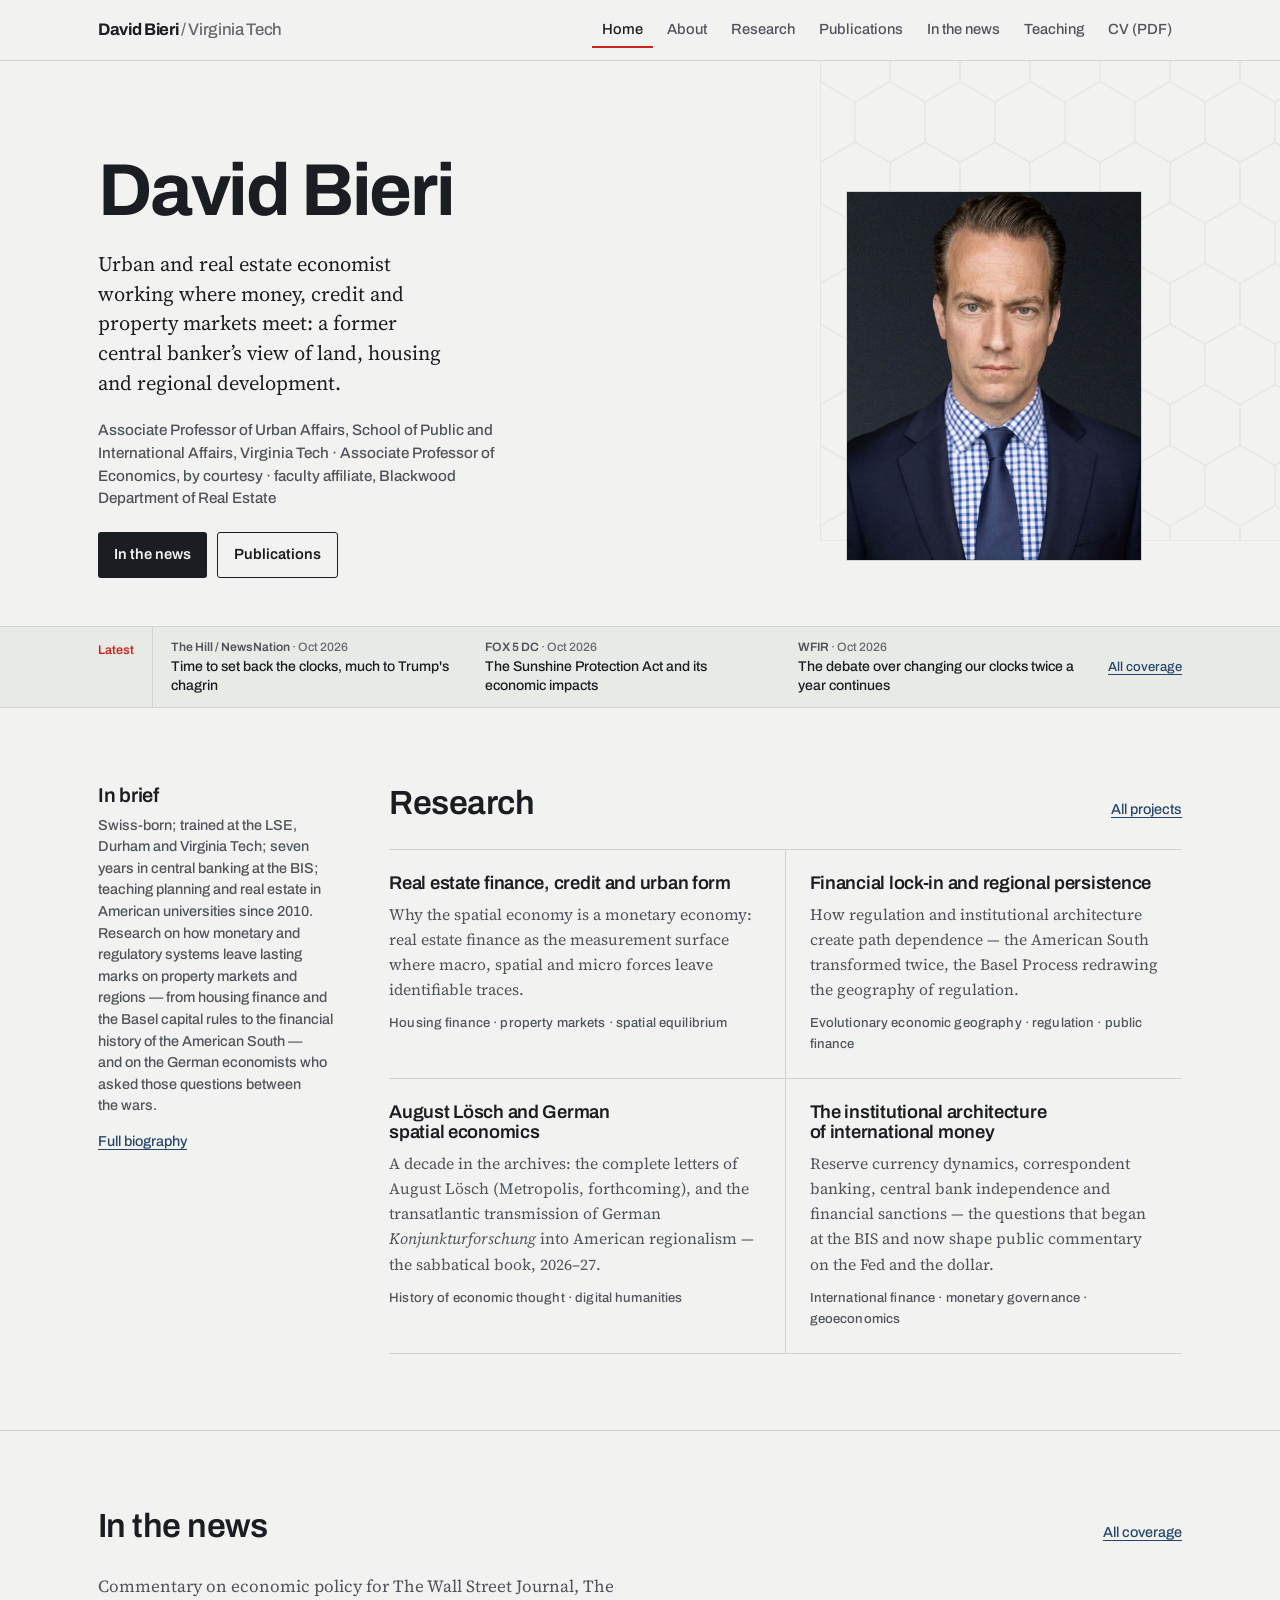
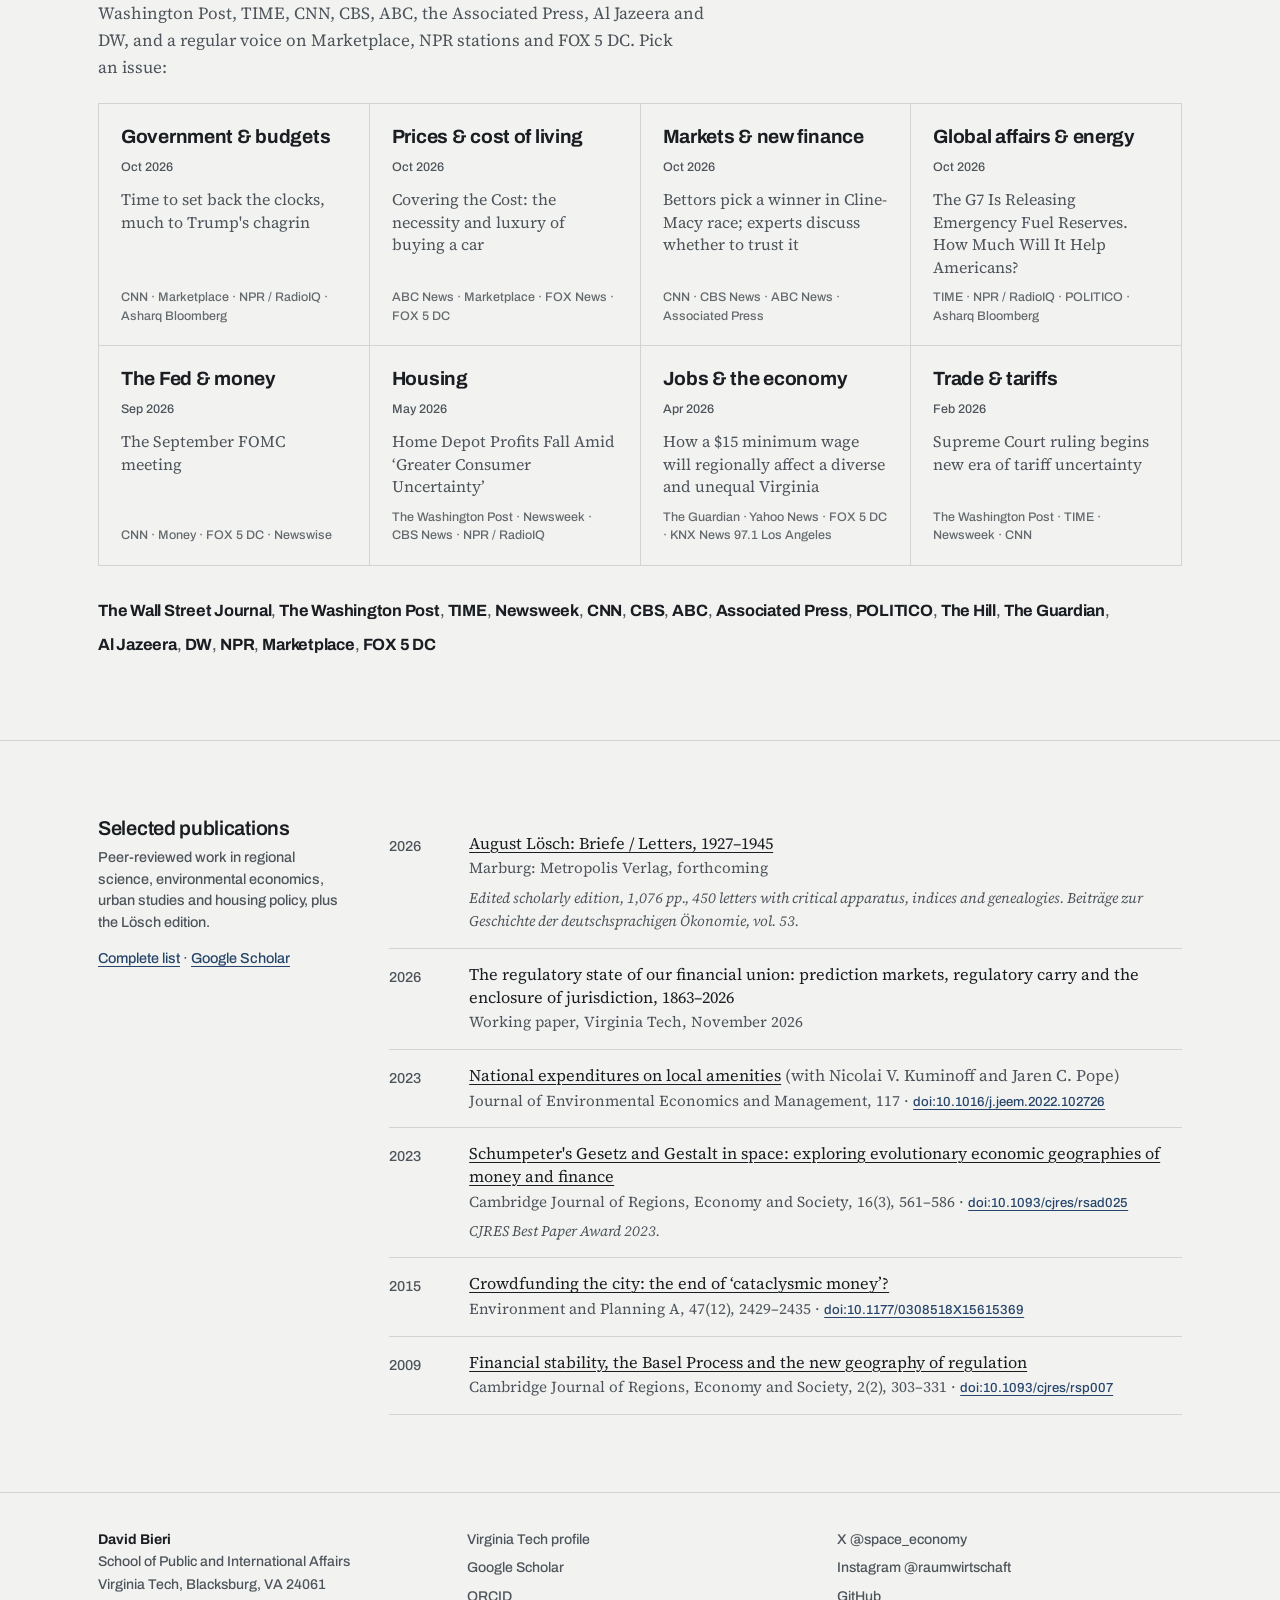
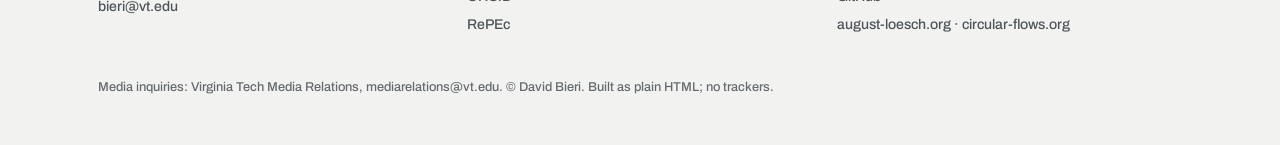
<file: index.html>
<!DOCTYPE html>
<html lang="en">
<head>
<meta charset="utf-8">
<meta name="viewport" content="width=device-width, initial-scale=1">
<title>David Bieri — Economist, Virginia Tech</title>
<meta name="description" content="David Bieri is an urban and real estate economist at Virginia Tech and a former central banker at the Bank for International Settlements, working where money, credit and property markets meet.">
<link rel="canonical" href="https://www.david-bieri.com/">
<meta property="og:title" content="David Bieri | Economist, Virginia Tech">
<meta name="twitter:site" content="@space_economy">
<meta name="twitter:title" content="David Bieri | Economist, Virginia Tech">
<meta name="twitter:description" content="David Bieri is an urban and real estate economist at Virginia Tech and a former central banker at the Bank for International Settlements, working where money, credit and property markets meet.">
<meta property="og:description" content="David Bieri is an urban and real estate economist at Virginia Tech and a former central banker at the Bank for International Settlements, working where money, credit and property markets meet.">
<meta property="og:url" content="https://www.david-bieri.com/">
<meta property="og:type" content="profile">
<meta property="og:image" content="https://www.david-bieri.com/assets/images/og.jpg">
<meta property="og:image:width" content="1200">
<meta property="og:image:height" content="630">
<meta property="og:image:alt" content="David Bieri in his office at Virginia Tech, in front of a bookcase">
<meta name="twitter:card" content="summary_large_image">
<meta name="twitter:image" content="https://www.david-bieri.com/assets/images/og.jpg">
<link rel="preload" href="assets/fonts/source-serif-4-latin.woff2" as="font" type="font/woff2" crossorigin>
<link rel="preload" href="assets/fonts/archivo-latin.woff2" as="font" type="font/woff2" crossorigin>
<link rel="preload" href="assets/data/media-home.js" as="script">
<link rel="preload" href="assets/images/headshot.jpg" as="image" fetchpriority="high">
<meta name="theme-color" content="#F2F3F0" media="(prefers-color-scheme: light)">
<meta name="theme-color" content="#17191C" media="(prefers-color-scheme: dark)">
<link rel="icon" href="assets/images/icon.svg" type="image/svg+xml">
<link rel="icon" href="assets/images/icon-32.png" sizes="32x32" type="image/png">
<link rel="apple-touch-icon" href="assets/images/apple-touch-icon.png">
<link rel="stylesheet" href="assets/css/main.css">
<script type="application/ld+json">
{
  "@context": "https://schema.org",
  "@graph": [
    { "@type": "WebSite", "@id": "https://www.david-bieri.com/#website", "url": "https://www.david-bieri.com", "name": "David Bieri", "publisher": { "@id": "https://www.david-bieri.com/#person" } },
    { "@type": "Person", "@id": "https://www.david-bieri.com/#person",
      "name": "David Bieri", "givenName": "David", "familyName": "Bieri",
      "alternateName": ["David S. Bieri", "David Stephan Bieri"],
      "url": "https://www.david-bieri.com", "image": "https://www.david-bieri.com/assets/images/headshot.jpg",
      "jobTitle": ["Associate Professor of Urban Affairs", "Associate Professor of Public Policy"],
      "description": "Swiss-American economist; Associate Professor of Urban Affairs in the School of Public and International Affairs at Virginia Tech, working on real estate and housing finance, urban and regional economics, economic geography, public finance and the history of economic thought.",
      "worksFor": { "@type": "CollegeOrUniversity", "name": "Virginia Tech", "sameAs": "https://www.wikidata.org/wiki/Q1325376" },
      "affiliation": [ { "@type": "Organization", "name": "School of Public and International Affairs, Virginia Tech", "url": "https://spia.vt.edu" } ],
      "alumniOf": [ { "@type": "CollegeOrUniversity", "name": "Virginia Tech", "sameAs": "https://www.wikidata.org/wiki/Q1325376" }, { "@type": "CollegeOrUniversity", "name": "Durham University" } ],
      "knowsAbout": ["real estate economics", "housing finance", "urban economics", "regional economics", "economic geography", "monetary economics", "public finance", "history of economic thought", "August Lösch"],
      "nationality": ["Switzerland", "United States"],
      "email": "mailto:bieri@vt.edu",
      "sameAs": [
        "https://experts.vt.edu/4653-david-bieri",
        "https://spia.vt.edu/people/Faculty/bieri.html",
        "https://orcid.org/0000-0002-4322-5950",
        "https://scholar.google.com/citations?user=l_KyksEAAAAJ",
        "https://ideas.repec.org/e/pbi53.html",
        "https://www.researchgate.net/profile/David-Bieri",
        "https://x.com/space_economy",
        "https://www.instagram.com/raumwirtschaft",
        "https://github.com/david-bieri"
      ] }
  ]
}
</script>
</head>
<body>
<a class="skip" href="#content">Skip to content</a>

<header class="site-head">
  <div class="wrap">
    <a class="brand" href="index.html">David Bieri <span>/ Virginia Tech</span></a>
    <button class="nav-toggle" aria-expanded="false" aria-controls="nav">Menu</button>
    <nav class="nav" id="nav" aria-label="Site">
      <a href="index.html" aria-current="page">Home</a>
      <a href="about.html">About</a>
      <a href="research.html">Research</a>
      <a href="publications.html">Publications</a>
      <a href="media.html">In the news</a>
      <a href="teaching.html">Teaching</a>
      <a href="assets/docs/CV_DSBieri.pdf">CV (PDF)</a>
    </nav>
  </div>
</header>

<section id="content" class="hero">
  <svg class="lattice" viewBox="0 0 520 520" aria-hidden="true" fill="none" stroke="currentColor" stroke-width="1">
    <defs><pattern id="hex" width="70" height="121.2" patternUnits="userSpaceOnUse" patternTransform="translate(0,0)">
      <path d="M35 0 L70 20.2 L70 60.6 L35 80.8 L0 60.6 L0 20.2 Z M35 80.8 L35 121.2 M70 60.6 L105 80.8 M0 60.6 L-35 80.8"/>
    </pattern></defs>
    <rect width="520" height="520" fill="url(#hex)"/>
  </svg>
  <div class="wrap">
    <div>
      <h1>David Bieri</h1>
      <p class="lede">Urban and real estate economist working where money, credit and property markets meet: a former central banker’s view of land, housing and regional development.</p>
      <p class="roles">Associate Professor of Urban Affairs, School of Public and International Affairs, Virginia Tech · Associate Professor of Economics, by courtesy · faculty affiliate, Blackwood Department of Real Estate</p>
      <div class="btnrow">
        <a class="btn" href="media.html">In the news</a>
        <a class="btn ghost" href="publications.html">Publications</a>
      </div>
    </div>
    <figure class="portrait">
      <div class="fallback" aria-hidden="true">DB</div>
      <img src="assets/images/headshot.jpg" alt="David Bieri" width="920" height="1150" fetchpriority="high" onerror="this.remove()">
    </figure>
  </div>
</section>

<section class="wire" aria-label="Latest appearances">
  <div class="wrap">
    <span class="tag">Latest</span>
    <ul id="wire-list"></ul>
    <a class="wire-all" href="media.html">All coverage</a>
  </div>
</section>

<section class="section">
  <div class="wrap cols">
    <aside>
      <h2>In brief</h2>
      <p>Swiss-born; trained at the LSE, Durham and Virginia Tech; seven years in central banking at the BIS; teaching planning and real estate in American universities since 2010. Research on how monetary and regulatory systems leave lasting marks on property markets and regions — from housing finance and the Basel capital rules to the financial history of the American South — and on the German economists who asked those questions between the wars.</p>
      <p><a href="about.html">Full biography</a></p>
    </aside>
    <div>
      <div class="section-head"><h2>Research</h2><a class="more" href="research.html">All projects</a></div>
      <div class="threads">
        <div class="thread"><h3>Real estate finance, credit and urban form</h3><p>Why the spatial economy is a monetary economy: real estate finance as the measurement surface where macro, spatial and micro forces leave identifiable traces.</p><div class="meta">Housing finance · property markets · spatial equilibrium</div></div>
        <div class="thread"><h3>Financial lock-in and regional persistence</h3><p>How regulation and institutional architecture create path dependence — the American South transformed twice, the Basel Process redrawing the geography of regulation.</p><div class="meta">Evolutionary economic geography · regulation · public finance</div></div>
        <div class="thread"><h3>August Lösch and German spatial economics</h3><p>A decade in the archives: the complete letters of August Lösch (Metropolis, forthcoming), and the transatlantic transmission of German <em>Konjunkturforschung</em> into American regionalism — the sabbatical book, 2026–27.</p><div class="meta">History of economic thought · digital humanities</div></div>
        <div class="thread"><h3>The institutional architecture of international money</h3><p>Reserve currency dynamics, correspondent banking, central bank independence and financial sanctions — the questions that began at the BIS and now shape public commentary on the Fed and the dollar.</p><div class="meta">International finance · monetary governance · geoeconomics</div></div>
      </div>
    </div>
  </div>
</section>

<section class="section">
  <div class="wrap">
    <div class="section-head"><h2>In the news</h2><a class="more" href="media.html">All coverage</a></div>
    <p class="muted section-lede">Commentary on economic policy for The Wall Street Journal, The Washington Post, TIME, CNN, CBS, ABC, the Associated Press, Al Jazeera and DW, and a regular voice on Marketplace, NPR stations and FOX 5 DC. Pick an issue:</p>
    <div class="tiles" id="issue-tiles"></div>
    <div id="band-home" class="band-home"></div>
  </div>
</section>

<section class="section">
  <div class="wrap cols">
    <aside>
      <h2>Selected publications</h2>
      <p>Peer-reviewed work in regional science, environmental economics, urban studies and housing policy, plus the Lösch edition.</p>
      <p><a href="publications.html">Complete list</a> · <a href="https://scholar.google.com/citations?user=l_KyksEAAAAJ" target="_blank" rel="noopener">Google Scholar</a></p>
    </aside>
    <div id="pubs" data-selected="true"></div>
  </div>
</section>

<footer class="site-foot">
  <div class="wrap">
    <div>
      <b class="sans foot-name">David Bieri</b><br>
      School of Public and International Affairs<br>Virginia Tech, Blacksburg, VA 24061<br>
      <a href="mailto:bieri@vt.edu">bieri@vt.edu</a>
    </div>
    <ul>
      <li><a href="https://experts.vt.edu/4653-david-bieri" target="_blank" rel="noopener">Virginia Tech profile</a></li>
      <li><a href="https://scholar.google.com/citations?user=l_KyksEAAAAJ" target="_blank" rel="noopener">Google Scholar</a></li>
      <li><a href="https://orcid.org/0000-0002-4322-5950" target="_blank" rel="noopener">ORCID</a></li>
      <li><a href="https://ideas.repec.org/e/pbi53.html" target="_blank" rel="noopener">RePEc</a></li>
    </ul>
    <ul>
      <li><a href="https://x.com/space_economy" target="_blank" rel="noopener">X @space_economy</a></li>
      <li><a href="https://www.instagram.com/raumwirtschaft" target="_blank" rel="noopener">Instagram @raumwirtschaft</a></li>
      <li><a href="https://github.com/david-bieri" target="_blank" rel="noopener">GitHub</a></li>
      <li><a href="https://august-loesch.org" target="_blank" rel="noopener">august-loesch.org</a> · <a href="https://circular-flows.org" target="_blank" rel="noopener">circular-flows.org</a></li>
    </ul>
    <div class="fine">Media inquiries: Virginia Tech Media Relations, mediarelations@vt.edu. © David Bieri. Built as plain HTML; no trackers.</div>
  </div>
</footer>

<script src="assets/data/media-home.js"></script>
<script src="assets/data/publications.js"></script>
<script src="assets/js/site.js"></script>
</body>
</html>
</file>
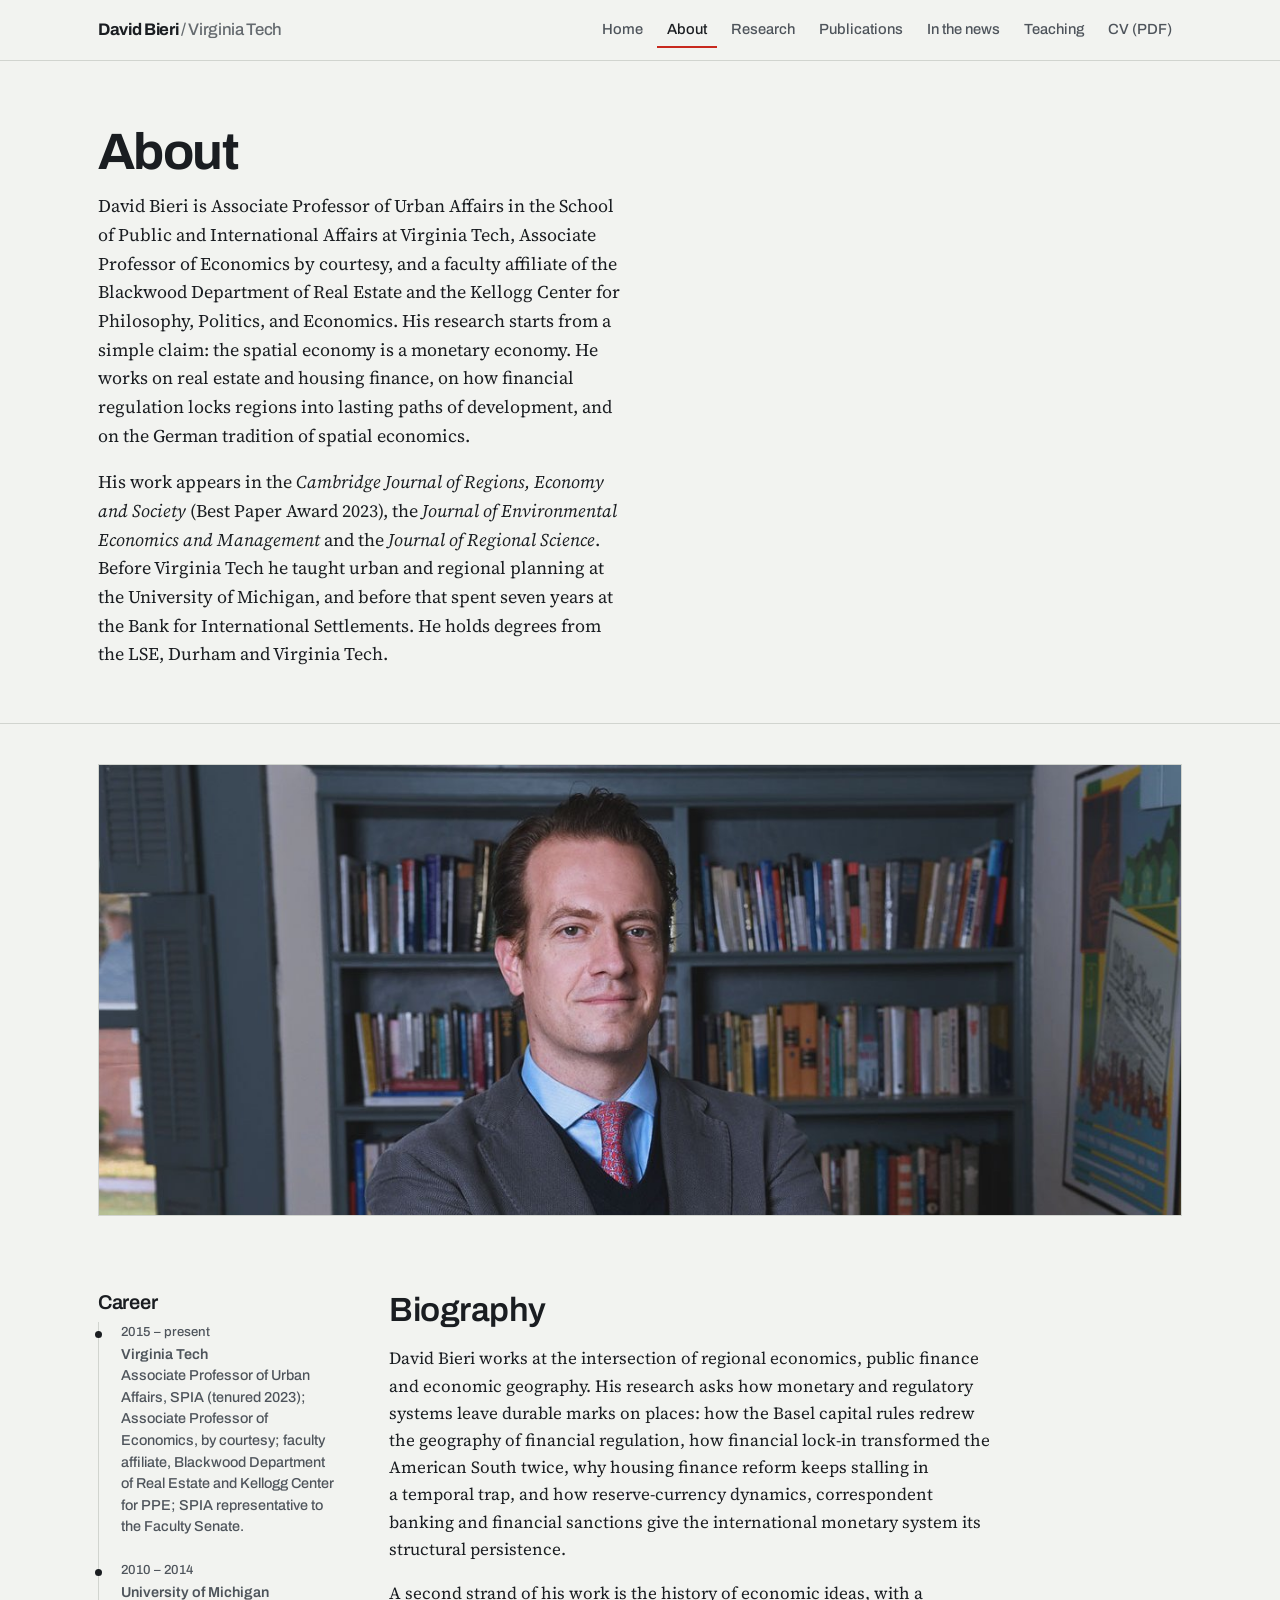
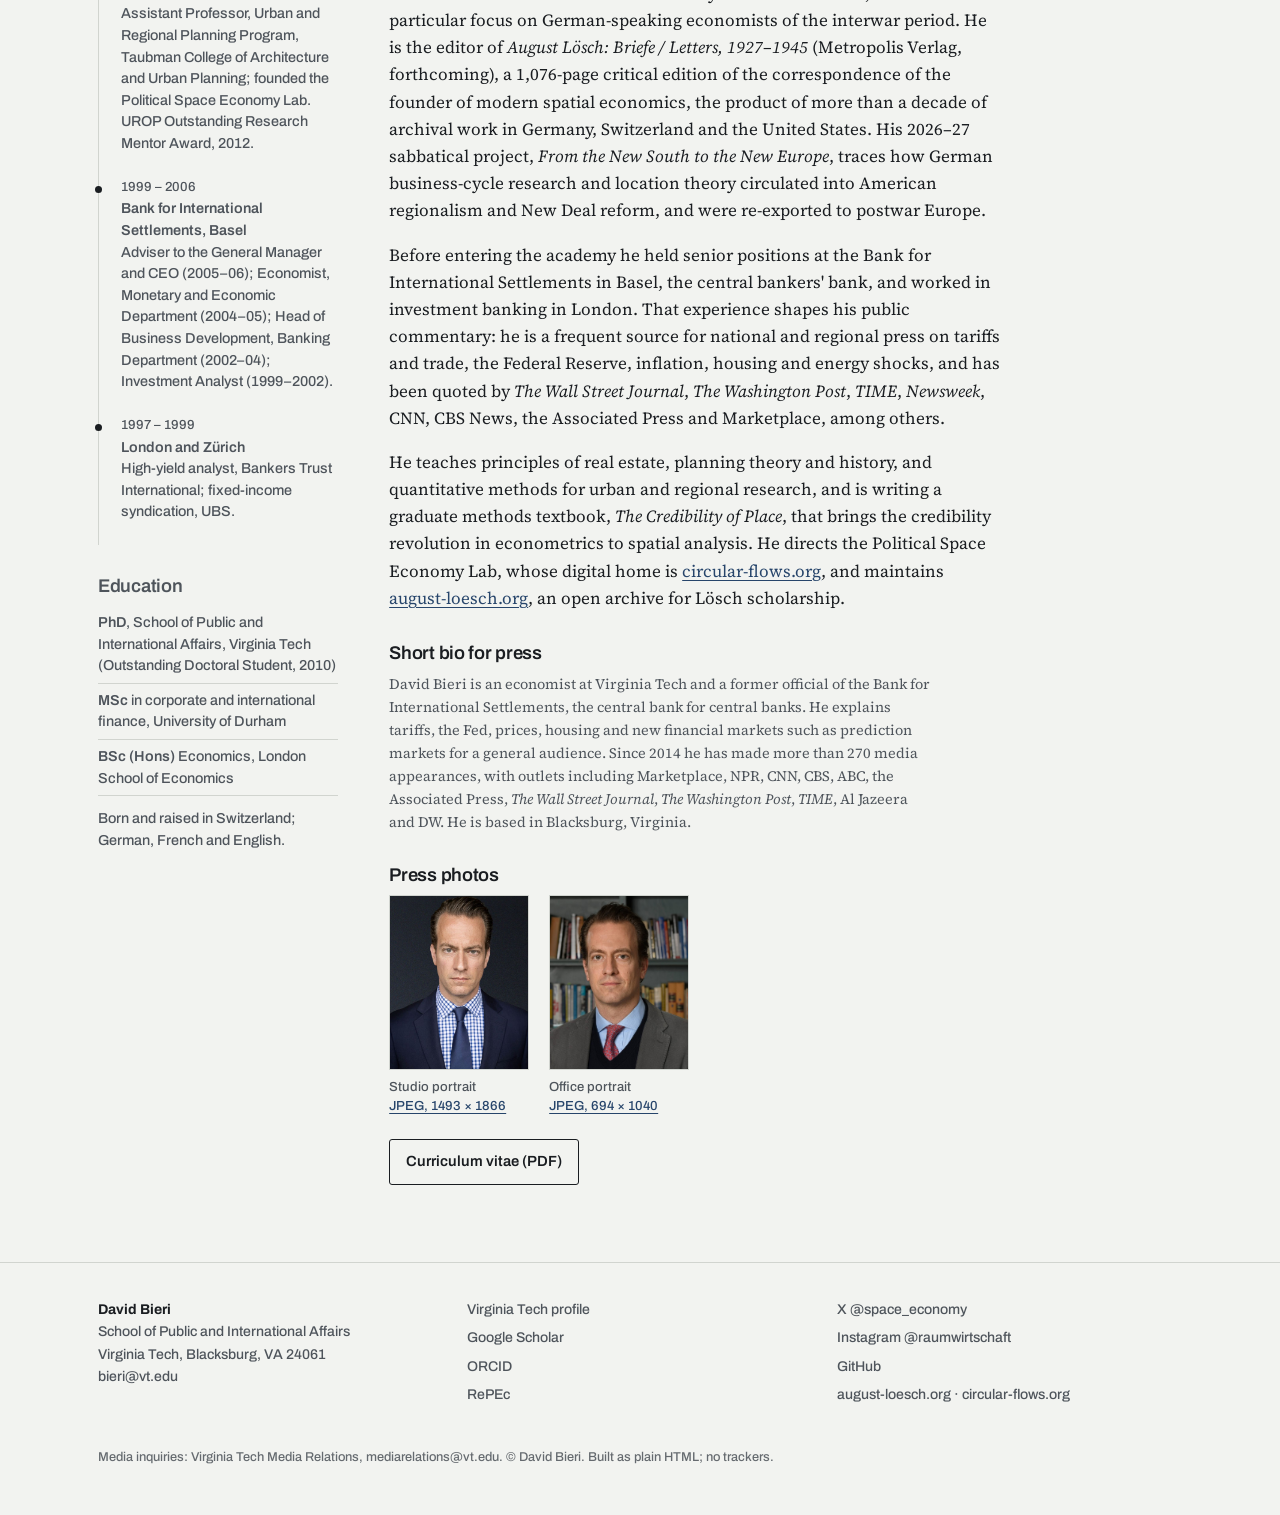
<file: about.html>
<!DOCTYPE html>
<html lang="en">
<head>
<meta charset="utf-8">
<meta name="viewport" content="width=device-width, initial-scale=1">
<title>About — David Bieri</title>
<meta name="description" content="Biography of David Bieri: Swiss-born urban and real estate economist, former Bank for International Settlements official, Associate Professor of Urban Affairs at Virginia Tech.">
<link rel="canonical" href="https://www.david-bieri.com/about.html">
<meta property="og:title" content="About | David Bieri">
<meta property="og:description" content="Biography of David Bieri: Swiss-born urban and real estate economist, former Bank for International Settlements official, Associate Professor of Urban Affairs at Virginia Tech.">
<meta property="og:url" content="https://www.david-bieri.com/about.html">
<meta property="og:type" content="website">
<meta name="twitter:title" content="About | David Bieri">
<meta name="twitter:description" content="Biography of David Bieri: Swiss-born urban and real estate economist, former Bank for International Settlements official, Associate Professor of Urban Affairs at Virginia Tech.">
<meta property="og:image" content="https://www.david-bieri.com/assets/images/og.jpg">
<meta property="og:image:width" content="1200">
<meta property="og:image:height" content="630">
<meta property="og:image:alt" content="David Bieri in his office at Virginia Tech, in front of a bookcase">
<meta name="twitter:card" content="summary_large_image">
<meta name="twitter:image" content="https://www.david-bieri.com/assets/images/og.jpg">
<link rel="preload" href="assets/fonts/source-serif-4-latin.woff2" as="font" type="font/woff2" crossorigin>
<link rel="preload" href="assets/fonts/archivo-latin.woff2" as="font" type="font/woff2" crossorigin>
<meta name="theme-color" content="#F2F3F0" media="(prefers-color-scheme: light)">
<meta name="theme-color" content="#17191C" media="(prefers-color-scheme: dark)">
<link rel="icon" href="assets/images/icon.svg" type="image/svg+xml">
<link rel="icon" href="assets/images/icon-32.png" sizes="32x32" type="image/png">
<link rel="apple-touch-icon" href="assets/images/apple-touch-icon.png">
<link rel="stylesheet" href="assets/css/main.css">
</head>
<body>
<a class="skip" href="#content">Skip to content</a>
<header class="site-head">
  <div class="wrap">
    <a class="brand" href="index.html">David Bieri <span>/ Virginia Tech</span></a>
    <button class="nav-toggle" aria-expanded="false" aria-controls="nav">Menu</button>
    <nav class="nav" id="nav" aria-label="Site">
      <a href="index.html">Home</a><a href="about.html" aria-current="page">About</a><a href="research.html">Research</a><a href="publications.html">Publications</a><a href="media.html">In the news</a><a href="teaching.html">Teaching</a><a href="assets/docs/CV_DSBieri.pdf">CV (PDF)</a>
    </nav>
  </div>
</header>

<section id="content" class="intro">
  <div class="wrap">
    <h1>About</h1>
    <p>David Bieri is Associate Professor of Urban Affairs in the School of Public and International Affairs at Virginia Tech, Associate Professor of Economics by courtesy, and a faculty affiliate of the Blackwood Department of Real Estate and the Kellogg Center for Philosophy, Politics, and Economics. His research starts from a simple claim: the spatial economy is a monetary economy. He works on real estate and housing finance, on how financial regulation locks regions into lasting paths of development, and on the German tradition of spatial economics.</p>
    <p>His work appears in the <em>Cambridge Journal of Regions, Economy and Society</em> (Best Paper Award 2023), the <em>Journal of Environmental Economics and Management</em> and the <em>Journal of Regional Science</em>. Before Virginia Tech he taught urban and regional planning at the University of Michigan, and before that spent seven years at the Bank for International Settlements. He holds degrees from the LSE, Durham and Virginia Tech.</p>
  </div>
</section>

<div class="wrap"><figure class="banner"><img src="assets/images/about-office.jpg" alt="David Bieri in his office at Virginia Tech, in front of a bookcase" width="1200" height="500"></figure></div>

<section class="section">
  <div class="wrap cols">
    <aside>
      <h2>Career</h2>
      <ul class="timeline">
        <li><span class="when">2015 – present</span><b>Virginia Tech</b><br>Associate Professor of Urban Affairs, SPIA (tenured 2023); Associate Professor of Economics, by courtesy; faculty affiliate, Blackwood Department of Real Estate and Kellogg Center for PPE; SPIA representative to the Faculty Senate.</li>
        <li><span class="when">2010 – 2014</span><b>University of Michigan</b><br>Assistant Professor, Urban and Regional Planning Program, Taubman College of Architecture and Urban Planning; founded the Political Space Economy Lab. UROP Outstanding Research Mentor Award, 2012.</li>
        <li><span class="when">1999 – 2006</span><b>Bank for International Settlements, Basel</b><br>Adviser to the General Manager and CEO (2005–06); Economist, Monetary and Economic Department (2004–05); Head of Business Development, Banking Department (2002–04); Investment Analyst (1999–2002).</li>
        <li><span class="when">1997 – 1999</span><b>London and Zürich</b><br>High-yield analyst, Bankers Trust International; fixed-income syndication, UBS.</li>
      </ul>
      <h3 class="h3-gap">Education</h3>
      <ul class="plain-list">
        <li><b>PhD</b>, School of Public and International Affairs, Virginia Tech (Outstanding Doctoral Student, 2010)</li>
        <li><b>MSc</b> in corporate and international finance, University of Durham</li>
        <li><b>BSc (Hons)</b> Economics, London School of Economics</li>
      </ul>
      <p>Born and raised in Switzerland; German, French and English.</p>
    </aside>
    <div>
      <h2>Biography</h2>
      <p>David Bieri works at the intersection of regional economics, public finance and economic geography. His research asks how monetary and regulatory systems leave durable marks on places: how the Basel capital rules redrew the geography of financial regulation, how financial lock-in transformed the American South twice, why housing finance reform keeps stalling in a temporal trap, and how reserve-currency dynamics, correspondent banking and financial sanctions give the international monetary system its structural persistence.</p>
      <p>A second strand of his work is the history of economic ideas, with a particular focus on German-speaking economists of the interwar period. He is the editor of <em>August Lösch: Briefe / Letters, 1927–1945</em> (Metropolis Verlag, forthcoming), a 1,076-page critical edition of the correspondence of the founder of modern spatial economics, the product of more than a decade of archival work in Germany, Switzerland and the United States. His 2026–27 sabbatical project, <em>From the New South to the New Europe</em>, traces how German business-cycle research and location theory circulated into American regionalism and New Deal reform, and were re-exported to postwar Europe.</p>
      <p>Before entering the academy he held senior positions at the Bank for International Settlements in Basel, the central bankers' bank, and worked in investment banking in London. That experience shapes his public commentary: he is a frequent source for national and regional press on tariffs and trade, the Federal Reserve, inflation, housing and energy shocks, and has been quoted by <em>The Wall Street Journal</em>, <em>The Washington Post</em>, <em>TIME</em>, <em>Newsweek</em>, CNN, CBS News, the Associated Press and Marketplace, among others.</p>
      <p>He teaches principles of real estate, planning theory and history, and quantitative methods for urban and regional research, and is writing a graduate methods textbook, <em>The Credibility of Place</em>, that brings the credibility revolution in econometrics to spatial analysis. He directs the Political Space Economy Lab, whose digital home is <a href="https://circular-flows.org" target="_blank" rel="noopener">circular-flows.org</a>, and maintains <a href="https://august-loesch.org" target="_blank" rel="noopener">august-loesch.org</a>, an open archive for Lösch scholarship.</p>
      <h3 class="h3-gap">Short bio for press</h3>
      <p class="small muted" id="shortbio">David Bieri is an economist at Virginia Tech and a former official of the Bank for International Settlements, the central bank for central banks. He explains tariffs, the Fed, prices, housing and new financial markets such as prediction markets for a general audience. Since 2014 he has made more than 270 media appearances, with outlets including Marketplace, NPR, CNN, CBS, ABC, the Associated Press, <em>The Wall Street Journal</em>, <em>The Washington Post</em>, <em>TIME</em>, Al Jazeera and DW. He is based in Blacksburg, Virginia.</p>
      <h3 id="press" class="h3-gap">Press photos</h3>
      <div class="press">
        <figure><a href="assets/images/press-studio.jpg"><img src="assets/images/headshot.jpg" alt="Studio portrait of David Bieri" width="920" height="1150" loading="lazy"></a><figcaption>Studio portrait<br><a href="assets/images/press-studio.jpg">JPEG, 1493 × 1866</a></figcaption></figure>
        <figure><a href="assets/images/press-office.jpg"><img src="assets/images/press-office.jpg" alt="David Bieri in his office at Virginia Tech" width="694" height="1040" loading="lazy"></a><figcaption>Office portrait<br><a href="assets/images/press-office.jpg">JPEG, 694 × 1040</a></figcaption></figure>
      </div>
      <div class="btnrow"><a class="btn ghost" href="assets/docs/CV_DSBieri.pdf">Curriculum vitae (PDF)</a></div>
    </div>
  </div>
</section>

<footer class="site-foot">
  <div class="wrap">
    <div><b class="sans foot-name">David Bieri</b><br>School of Public and International Affairs<br>Virginia Tech, Blacksburg, VA 24061<br><a href="mailto:bieri@vt.edu">bieri@vt.edu</a></div>
    <ul><li><a href="https://experts.vt.edu/4653-david-bieri" target="_blank" rel="noopener">Virginia Tech profile</a></li><li><a href="https://scholar.google.com/citations?user=l_KyksEAAAAJ" target="_blank" rel="noopener">Google Scholar</a></li><li><a href="https://orcid.org/0000-0002-4322-5950" target="_blank" rel="noopener">ORCID</a></li><li><a href="https://ideas.repec.org/e/pbi53.html" target="_blank" rel="noopener">RePEc</a></li></ul>
    <ul><li><a href="https://x.com/space_economy" target="_blank" rel="noopener">X @space_economy</a></li><li><a href="https://www.instagram.com/raumwirtschaft" target="_blank" rel="noopener">Instagram @raumwirtschaft</a></li><li><a href="https://github.com/david-bieri" target="_blank" rel="noopener">GitHub</a></li><li><a href="https://august-loesch.org" target="_blank" rel="noopener">august-loesch.org</a> · <a href="https://circular-flows.org" target="_blank" rel="noopener">circular-flows.org</a></li></ul>
    <div class="fine">Media inquiries: Virginia Tech Media Relations, mediarelations@vt.edu. © David Bieri. Built as plain HTML; no trackers.</div>
  </div>
</footer>
<script src="assets/js/site.js"></script>
</body>
</html>
</file>
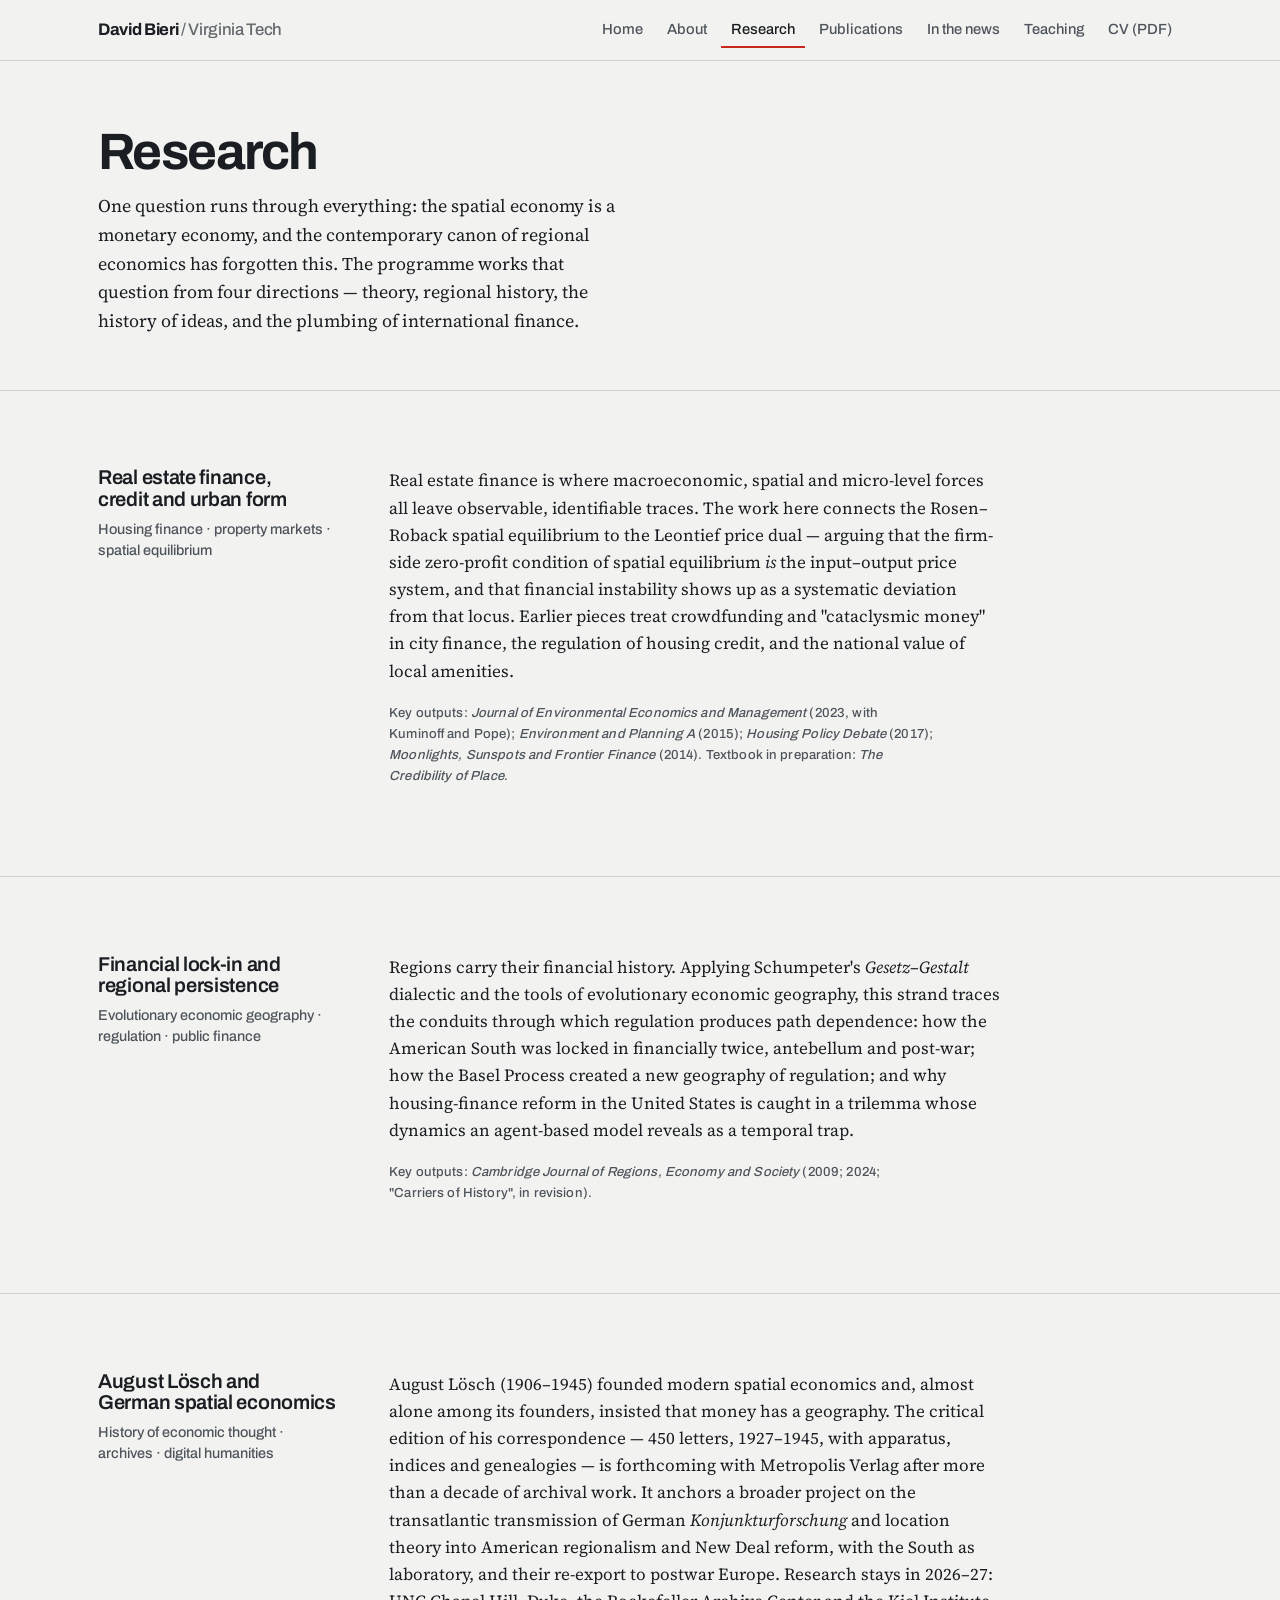
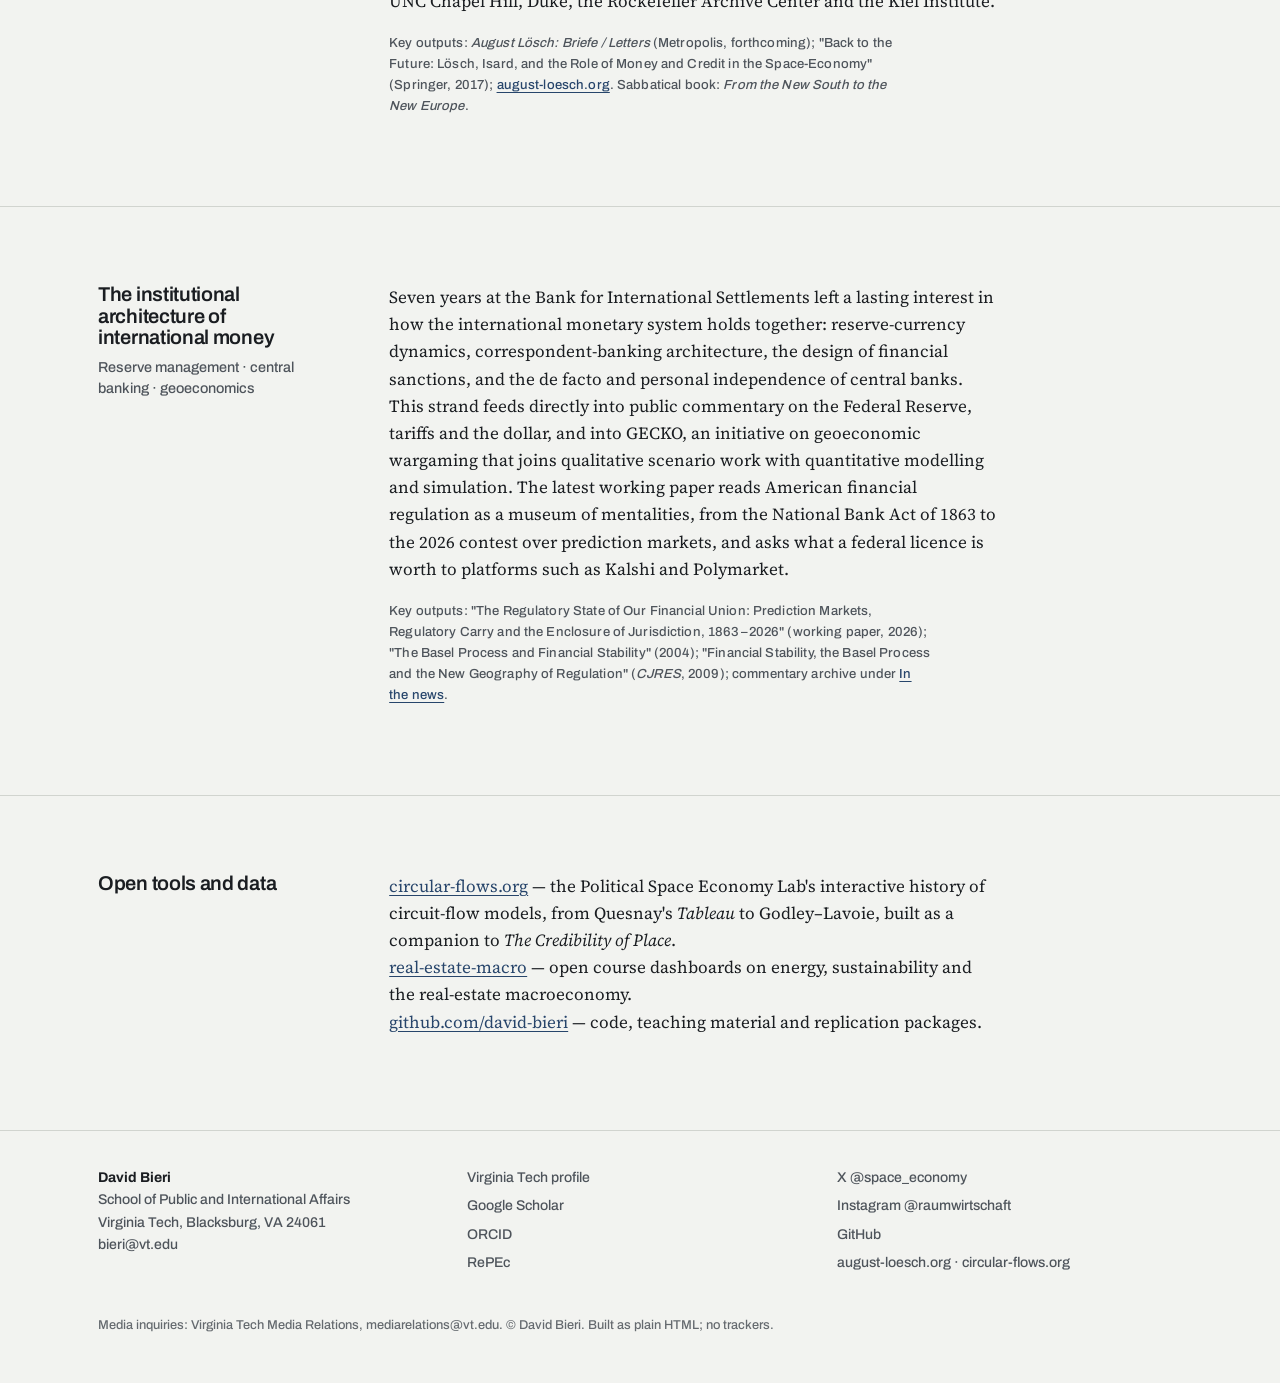
<file: assetpricing.html>
<!DOCTYPE html><html lang="en"><head><meta charset="utf-8"><meta http-equiv="refresh" content="0; url=/research.html"><link rel="canonical" href="https://www.david-bieri.com/research.html"><title>Moved</title></head><body><p>This page has moved to <a href="/research.html">david-bieri.com/research.html</a>.</p></body></html>
</file>
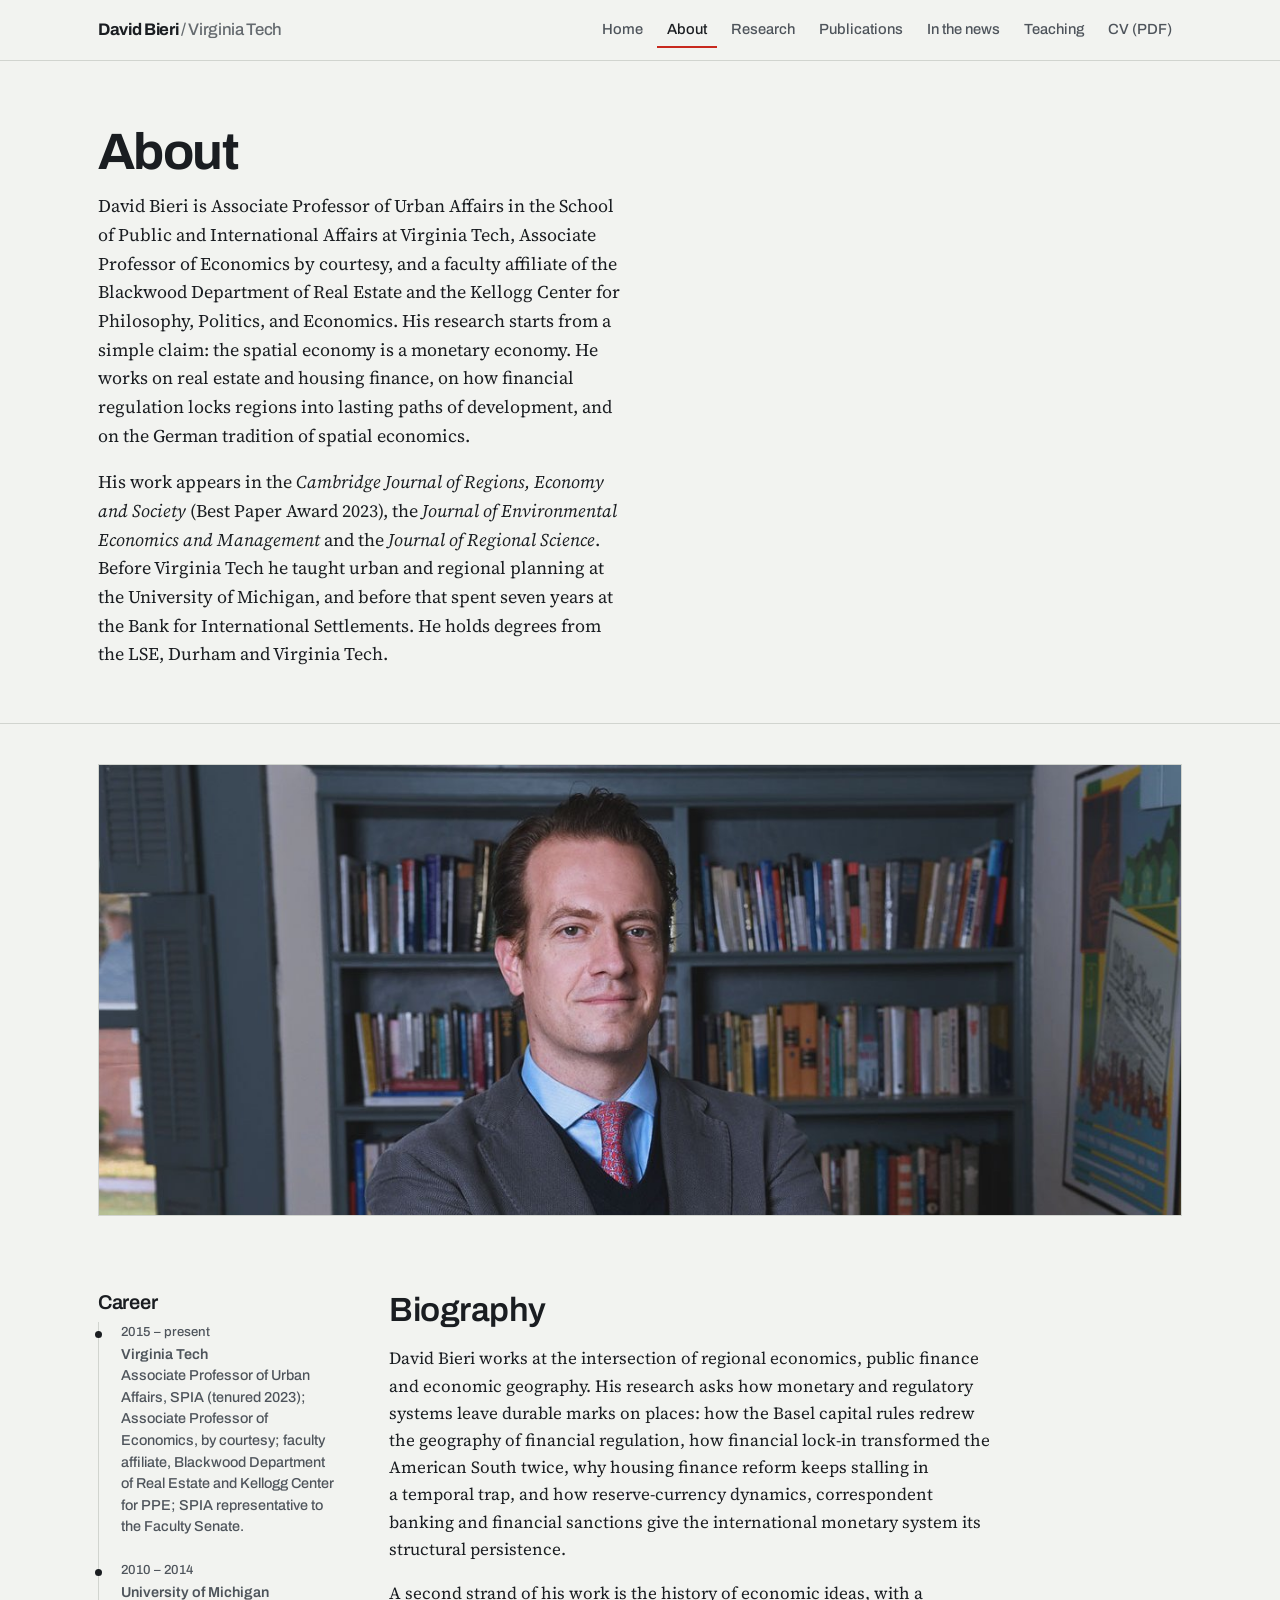
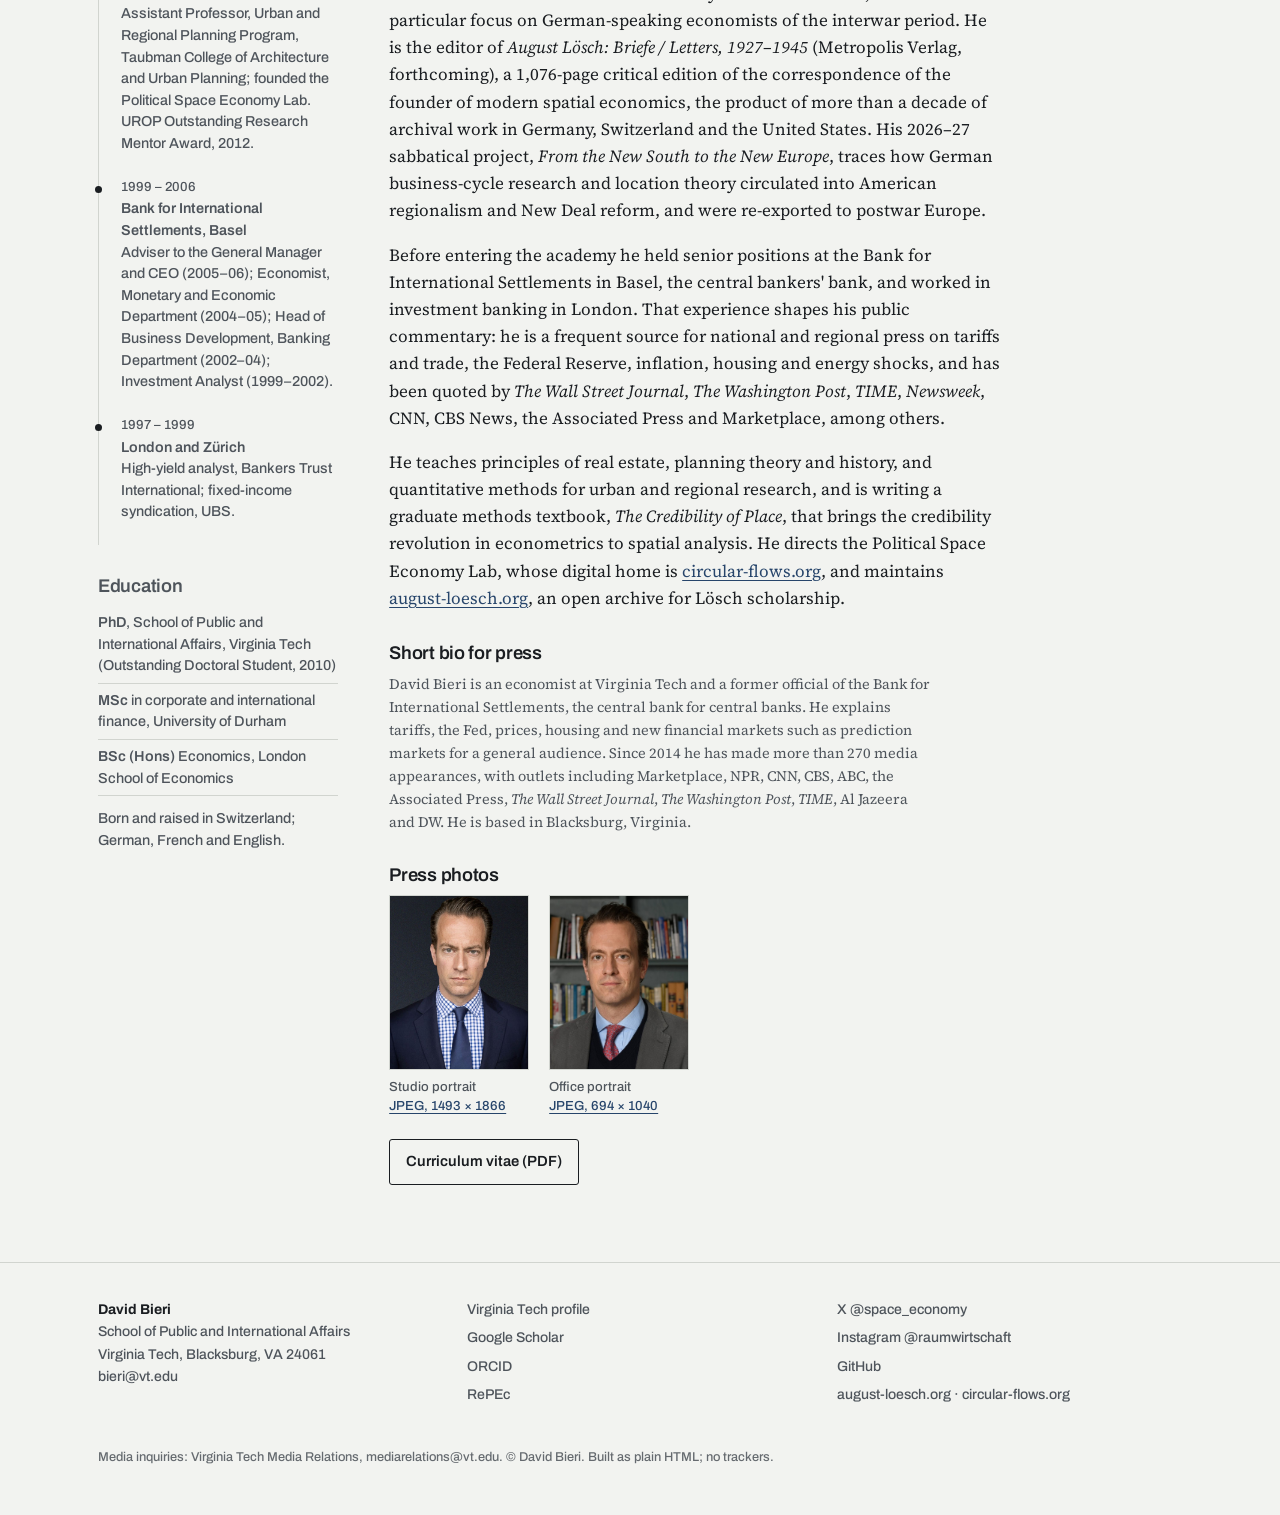
<file: cv.html>
<!DOCTYPE html><html lang="en"><head><meta charset="utf-8"><meta http-equiv="refresh" content="0; url=/about.html"><link rel="canonical" href="https://www.david-bieri.com/about.html"><title>Moved</title></head><body><p>This page has moved to <a href="/about.html">david-bieri.com/about.html</a>.</p></body></html>
</file>
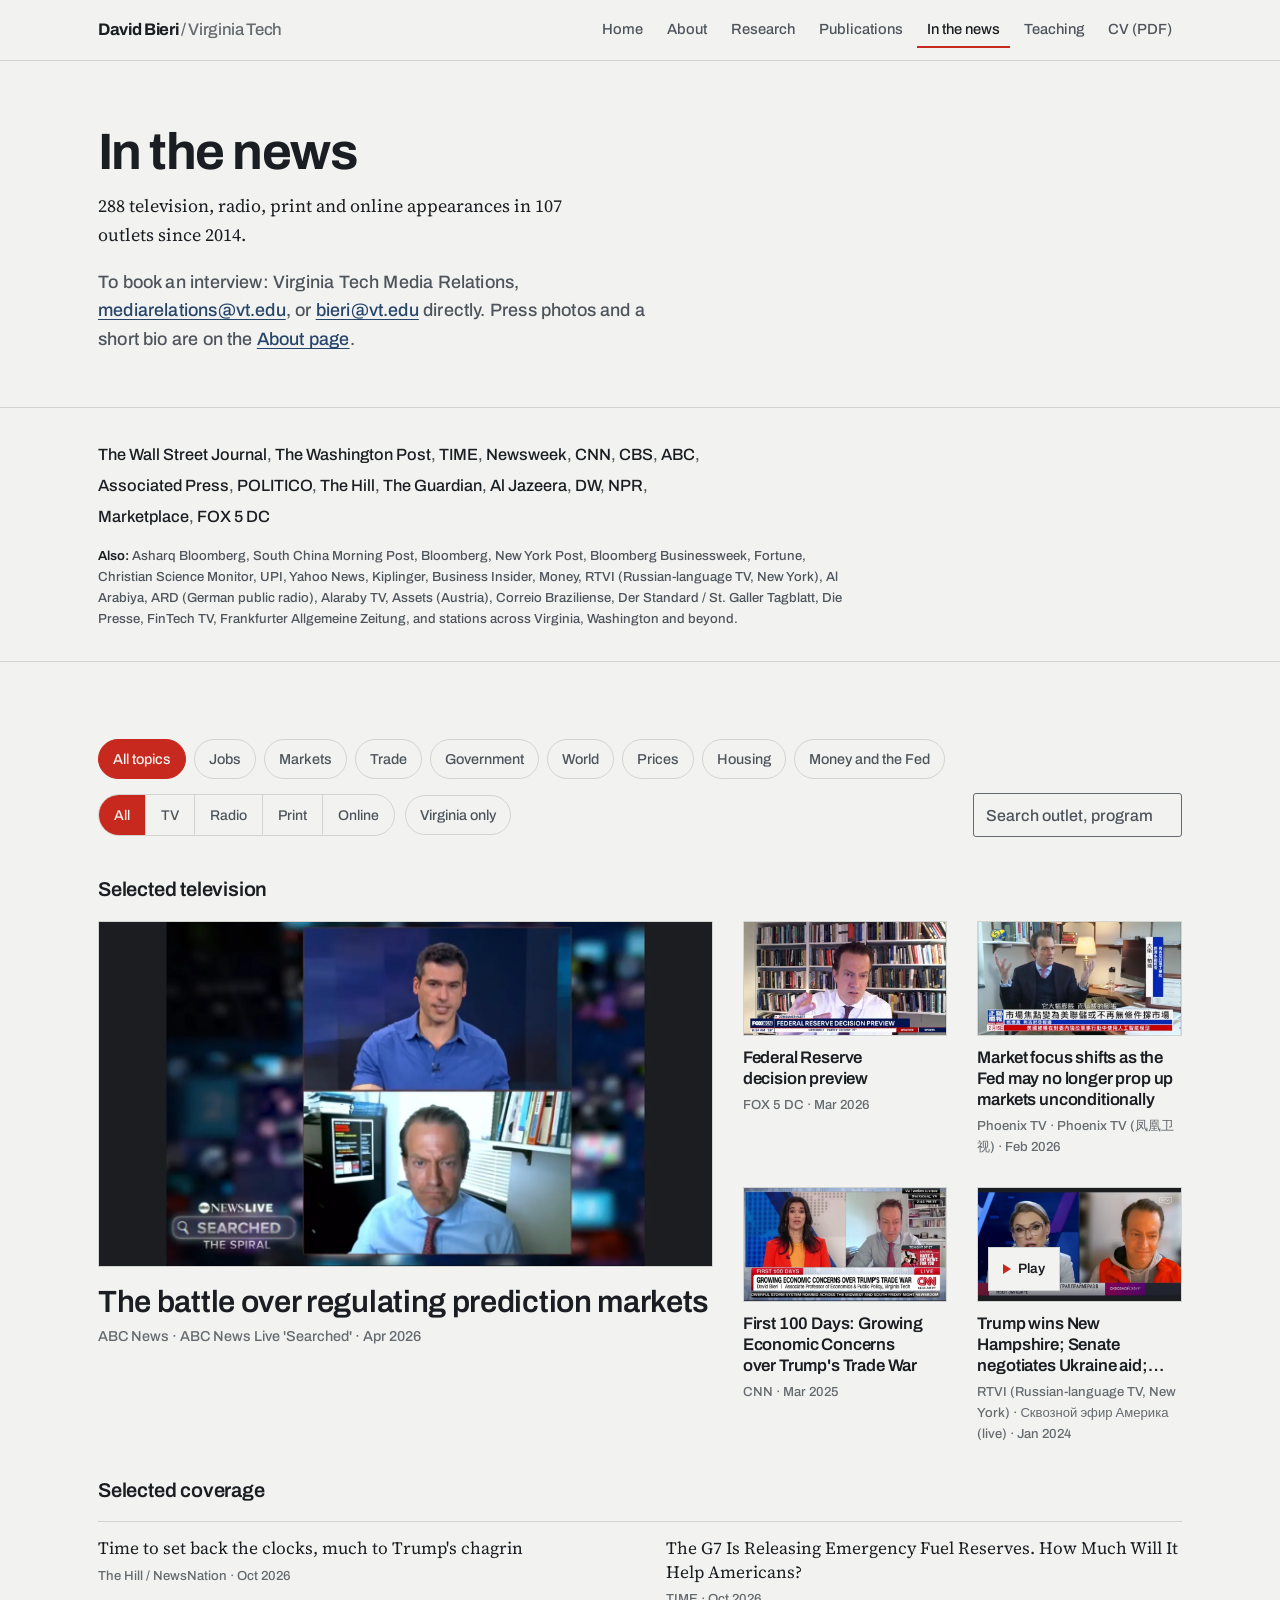
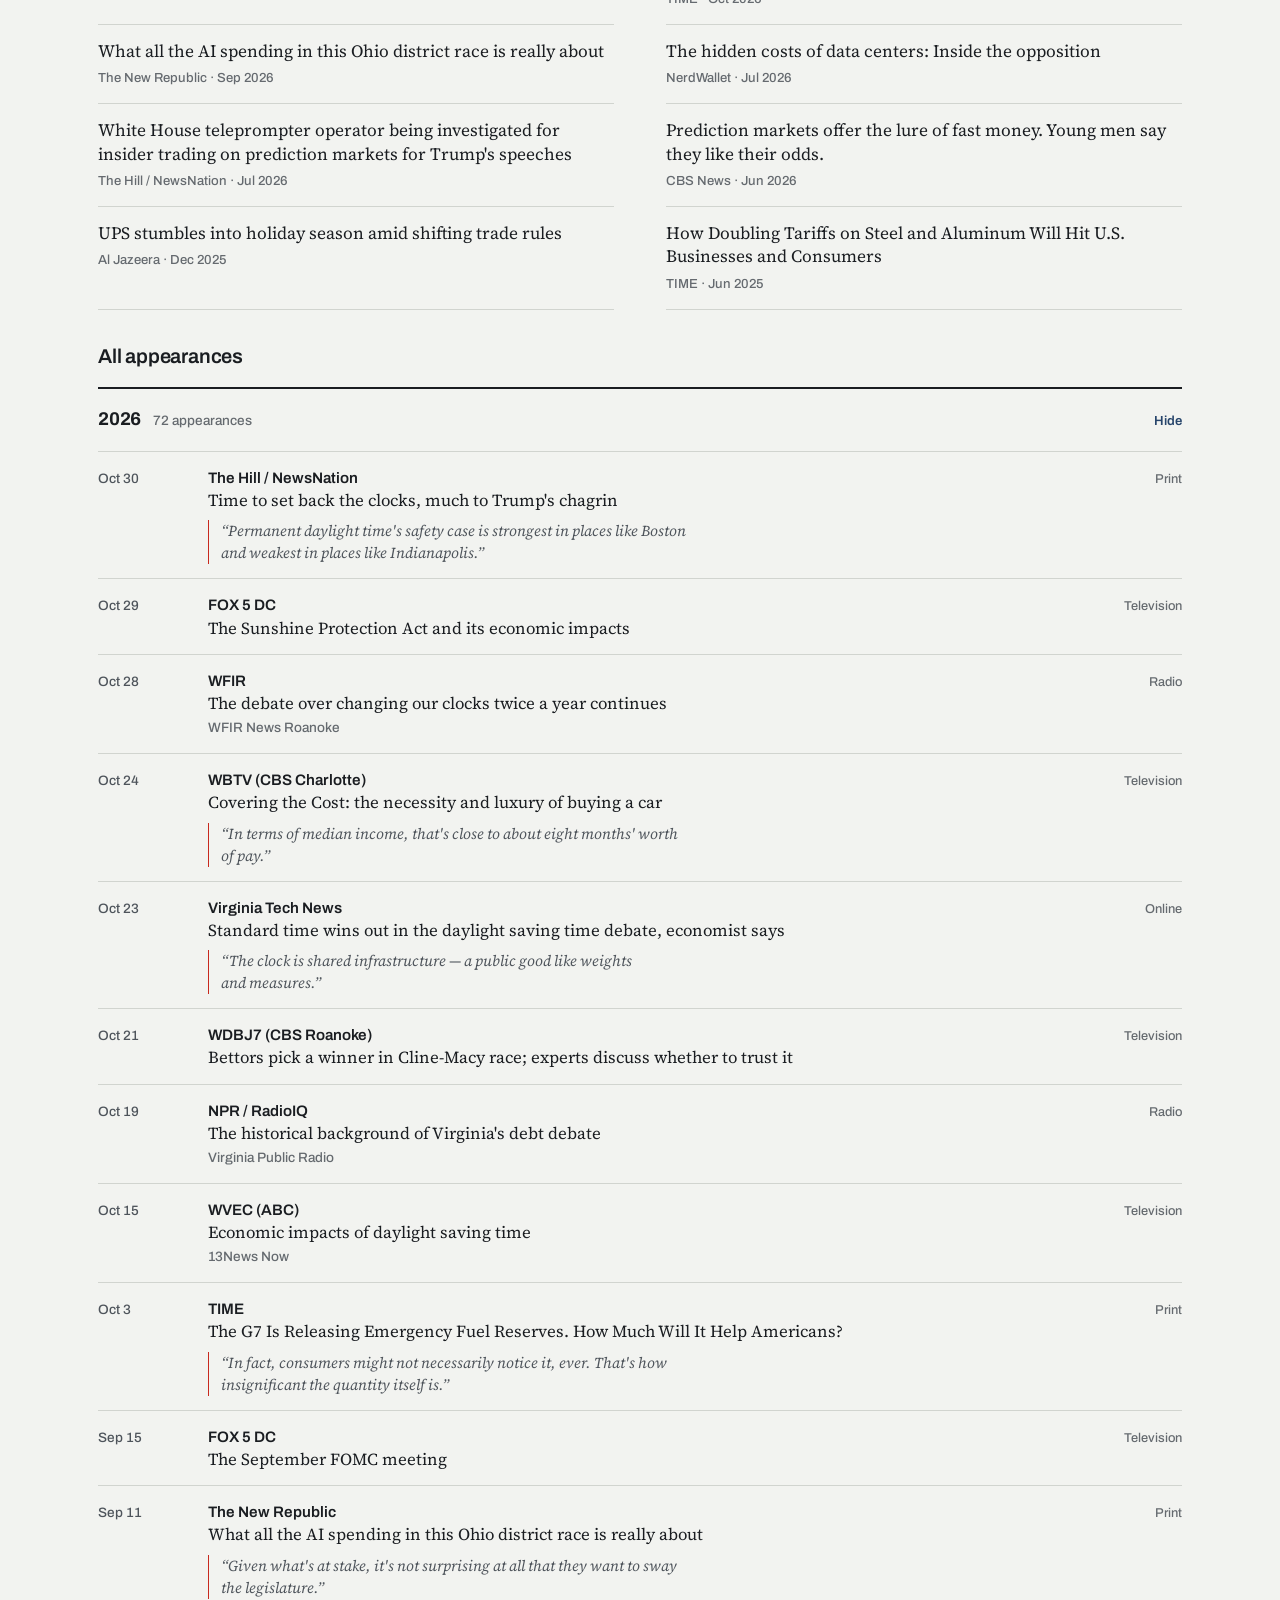
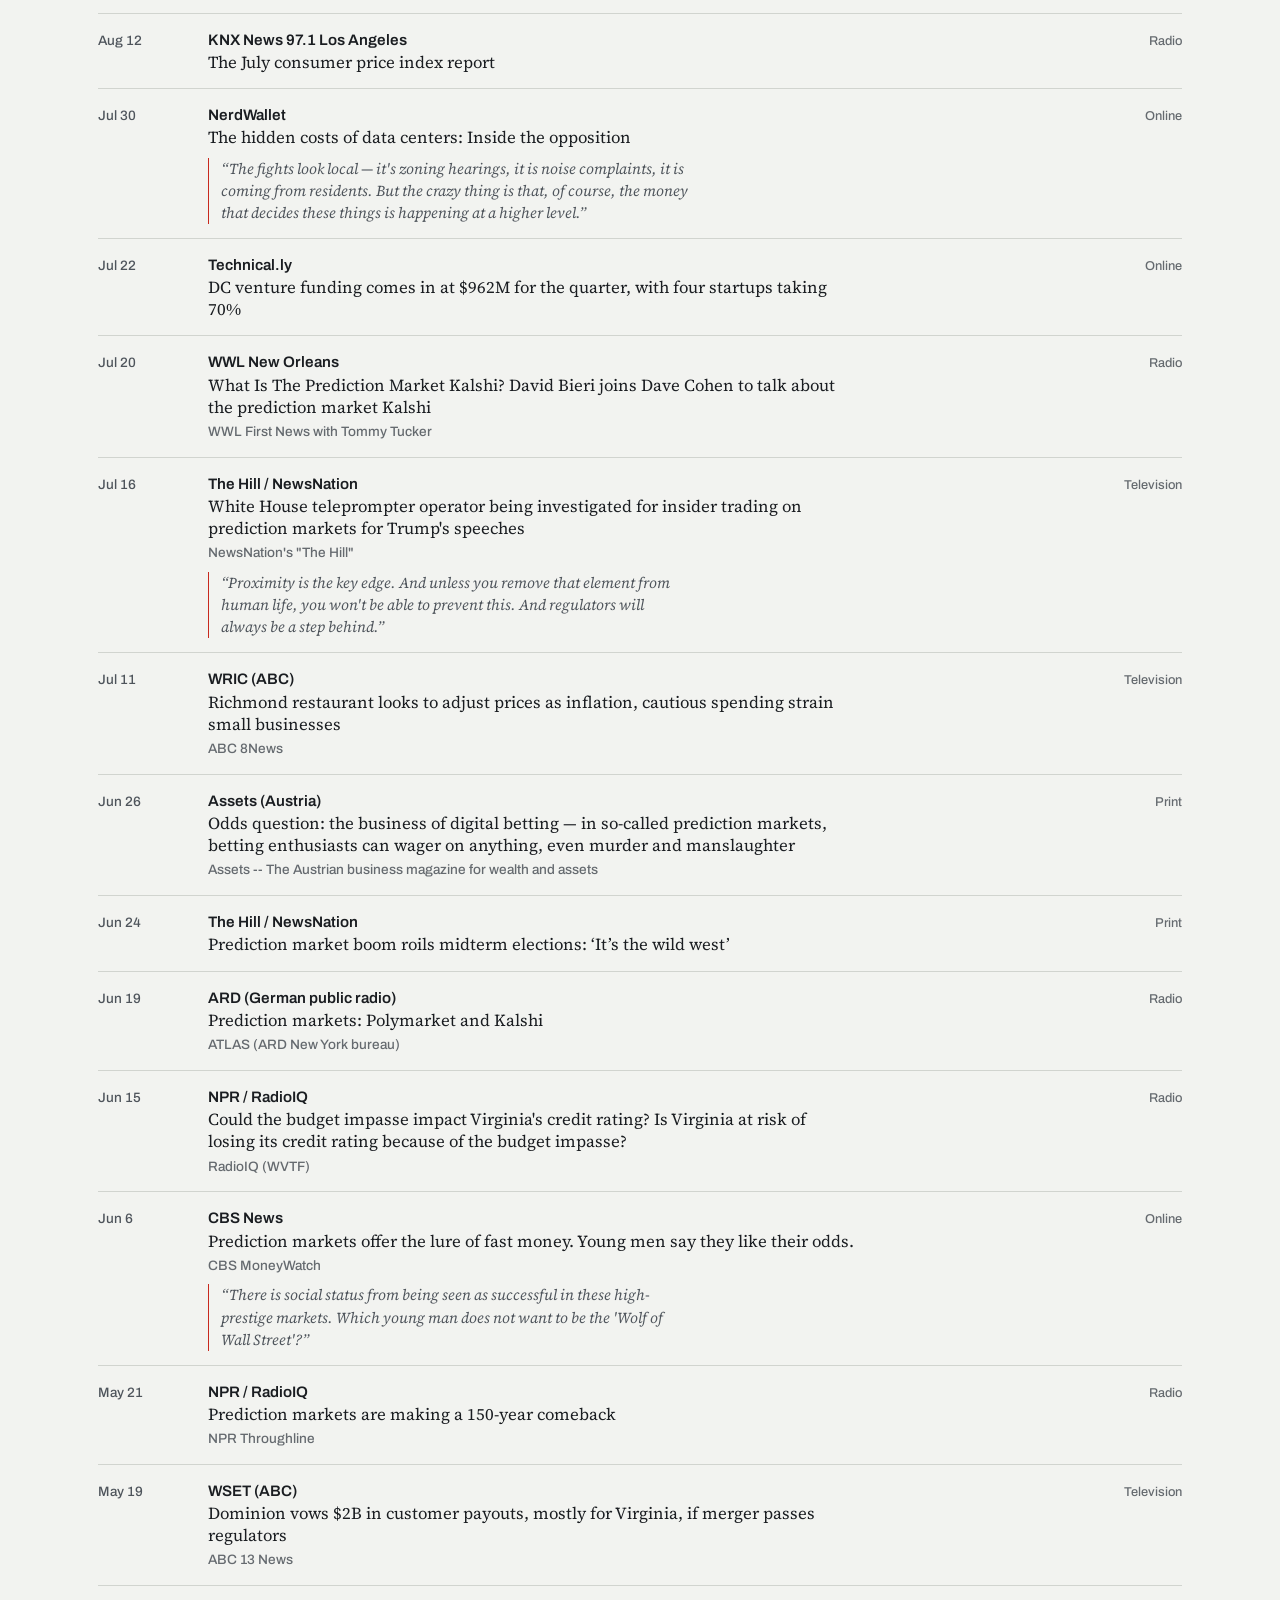
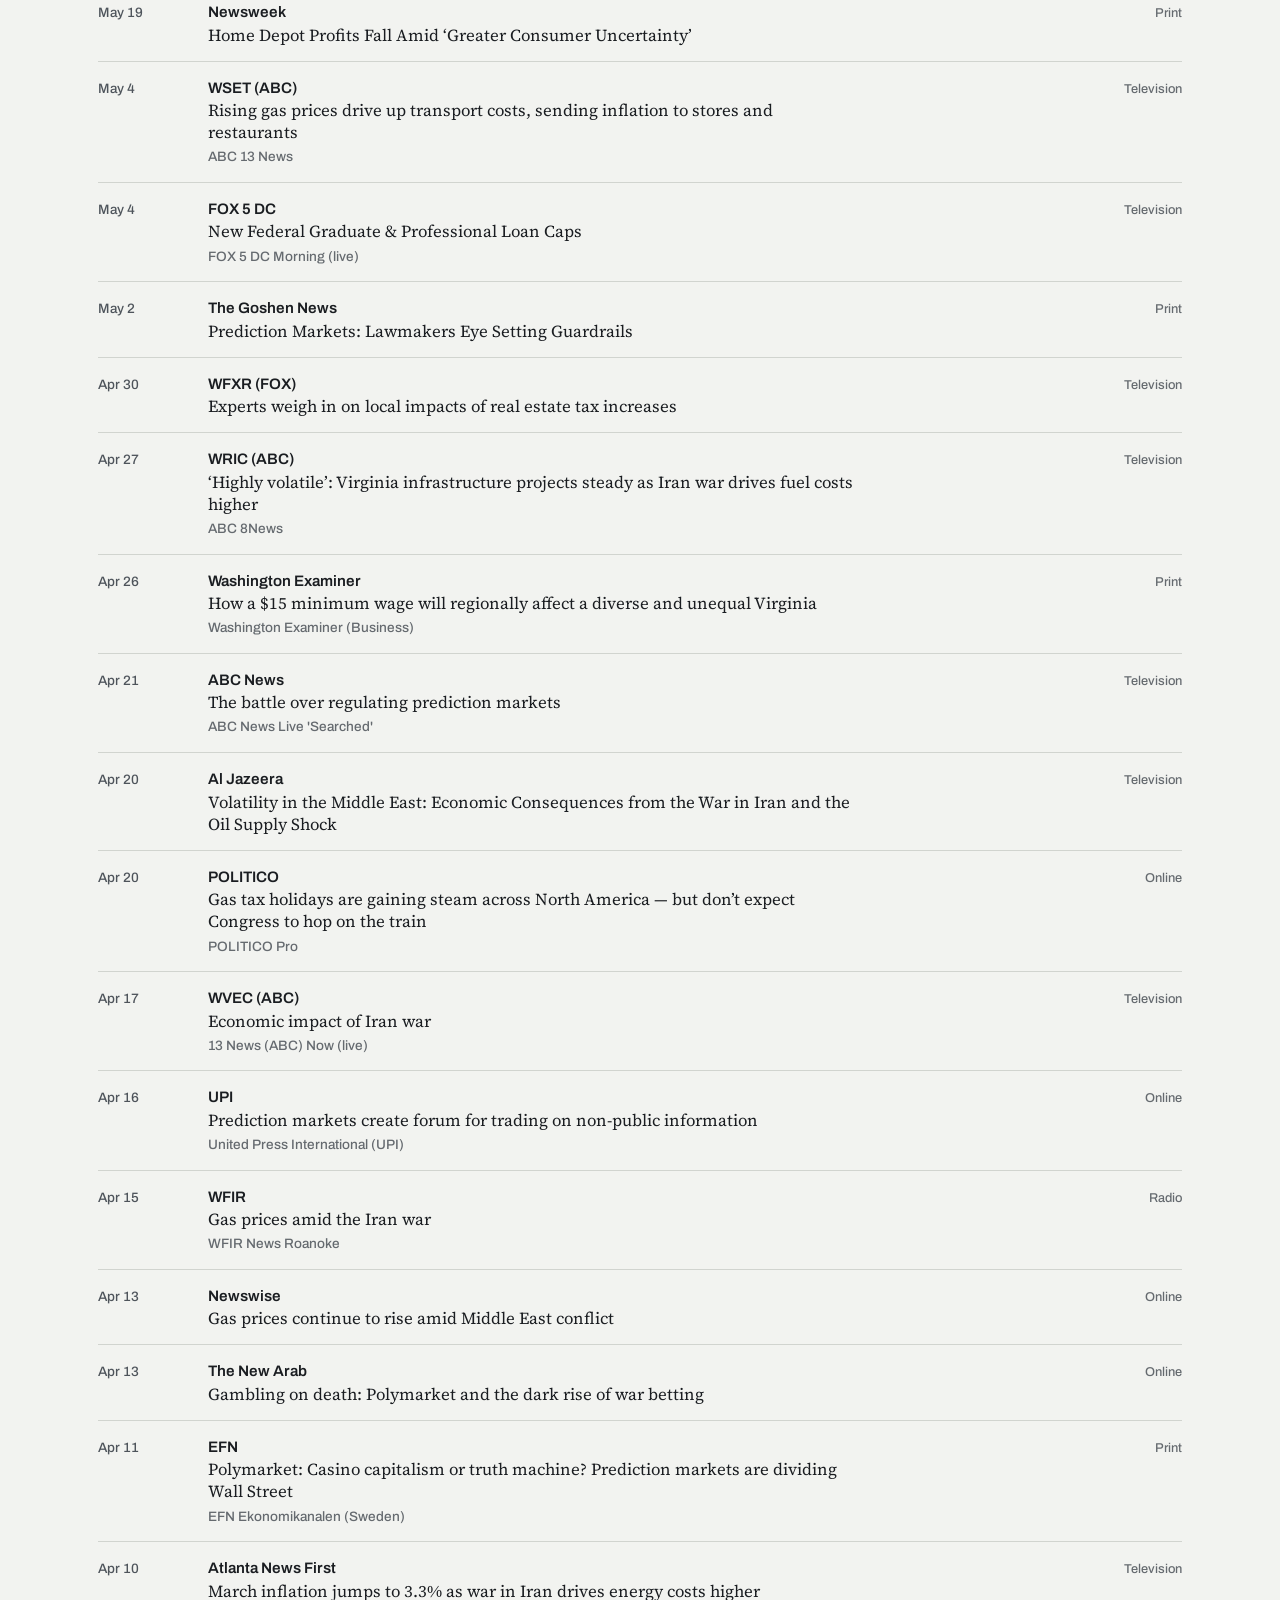
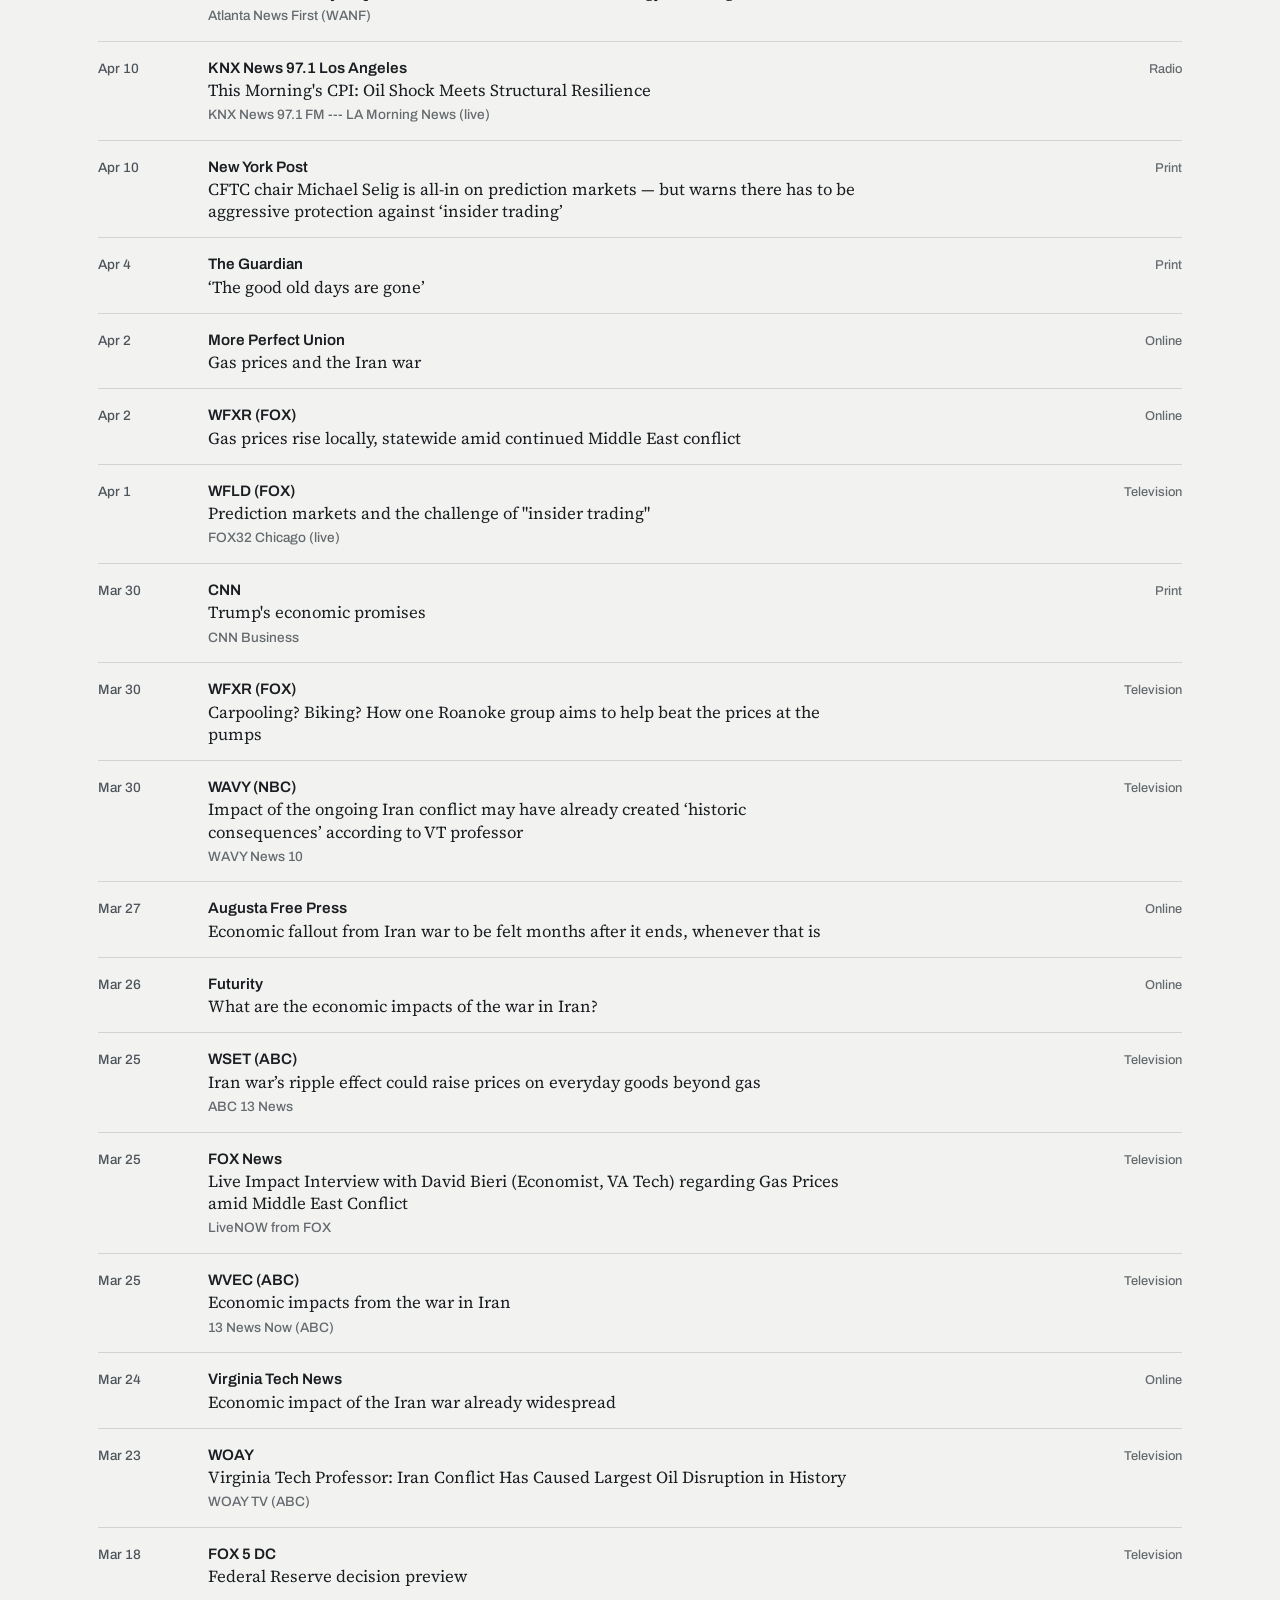
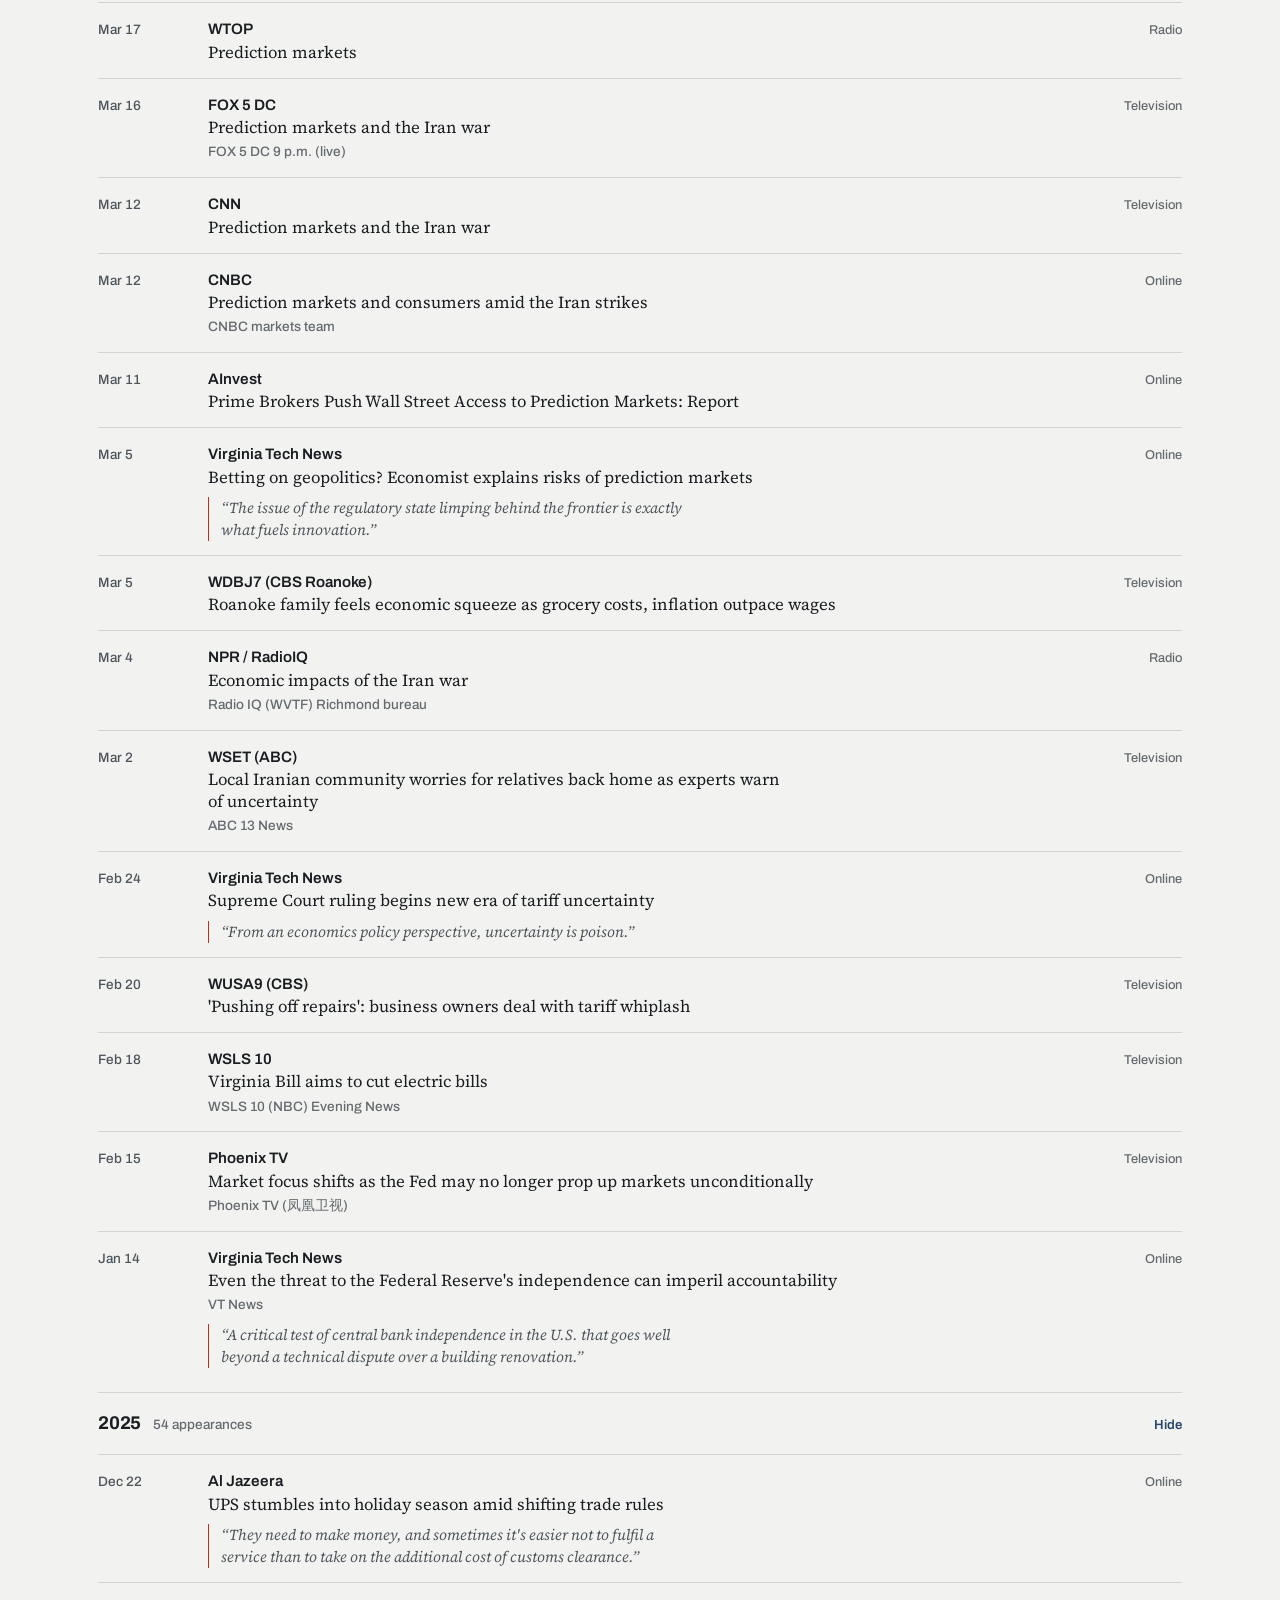
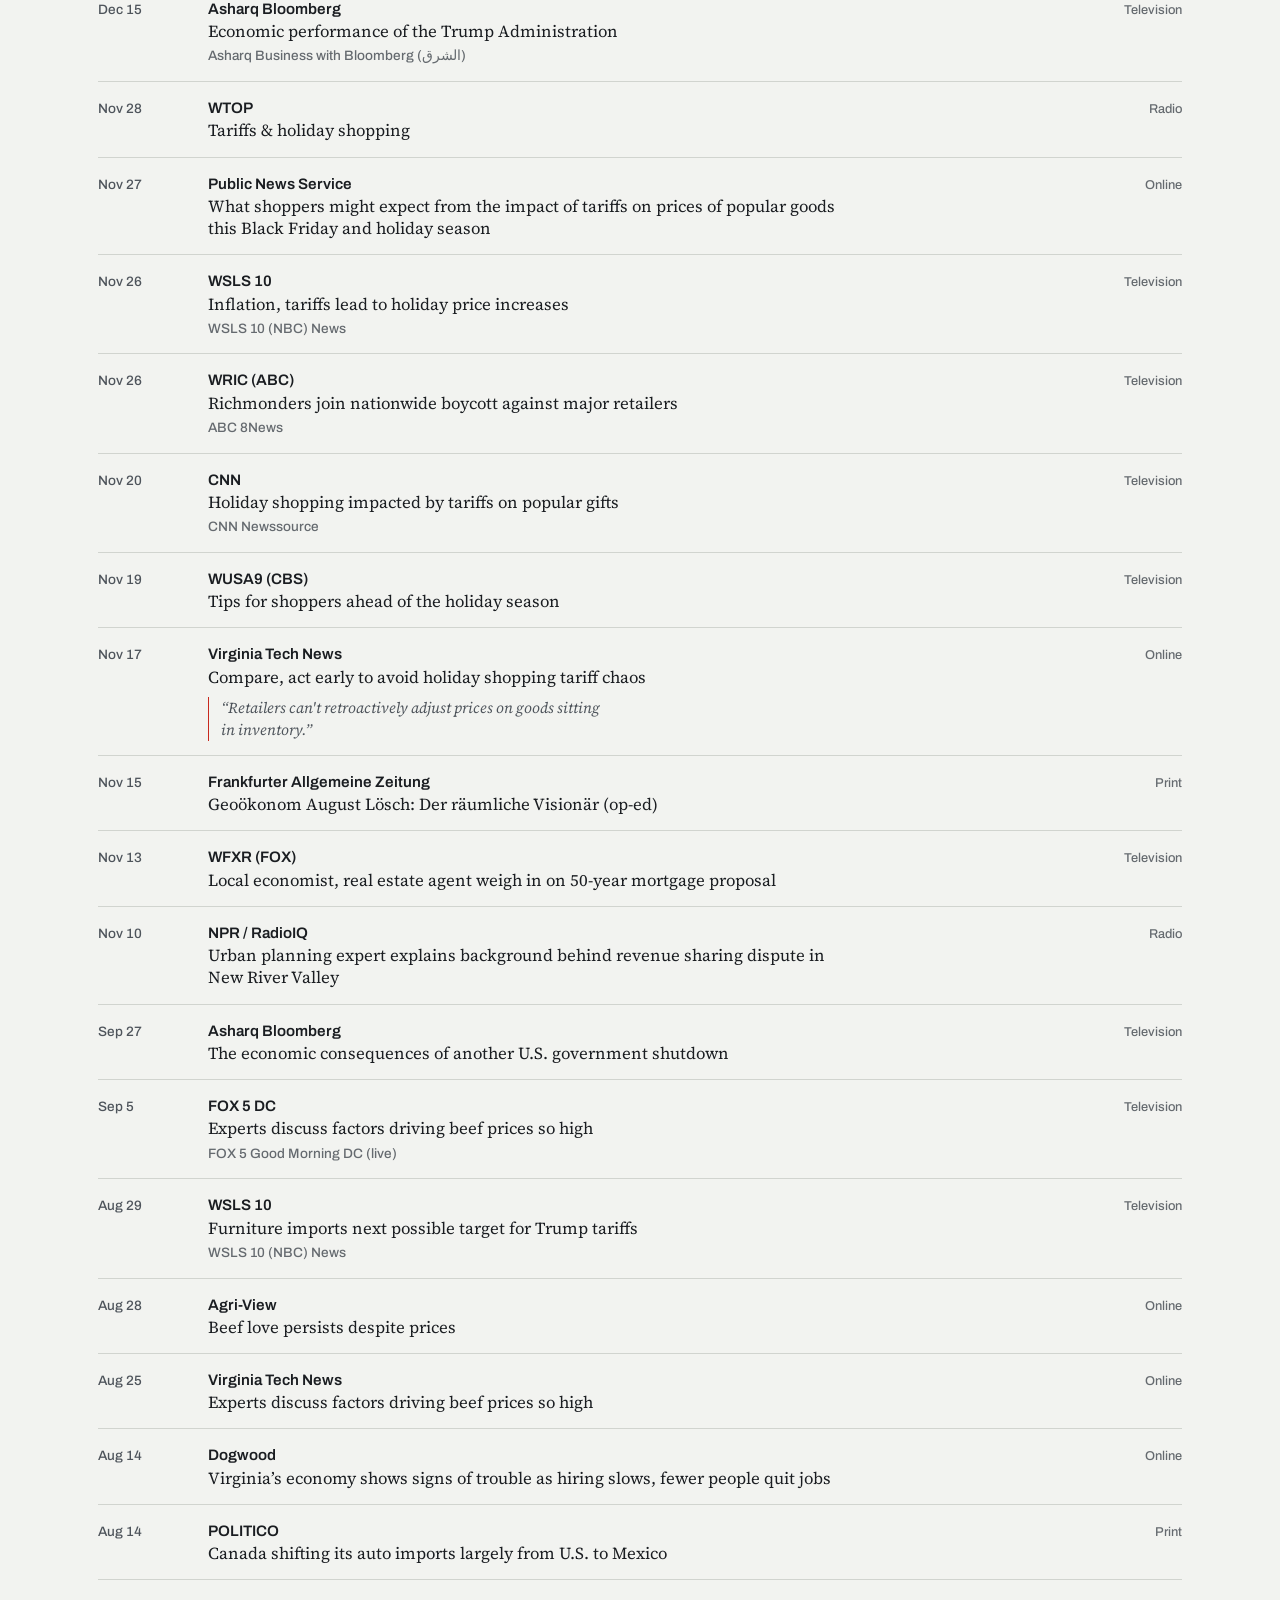
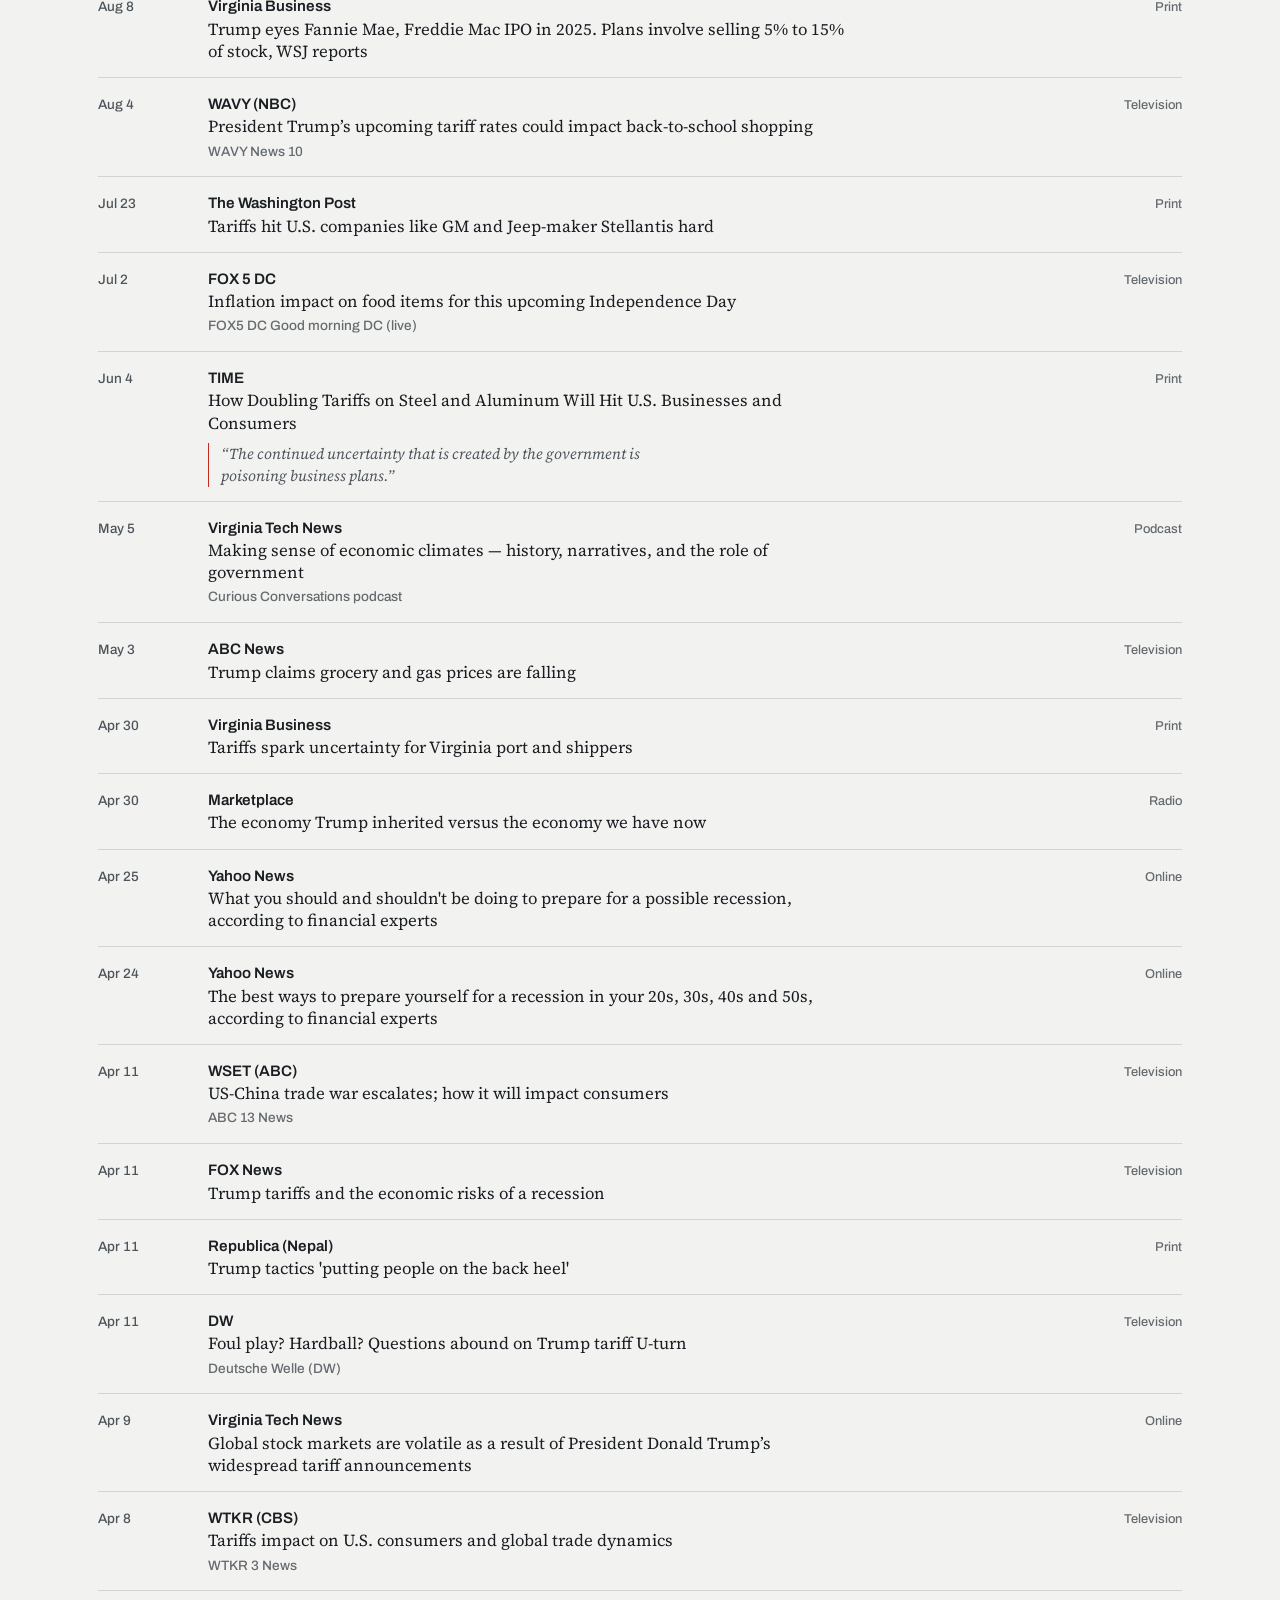
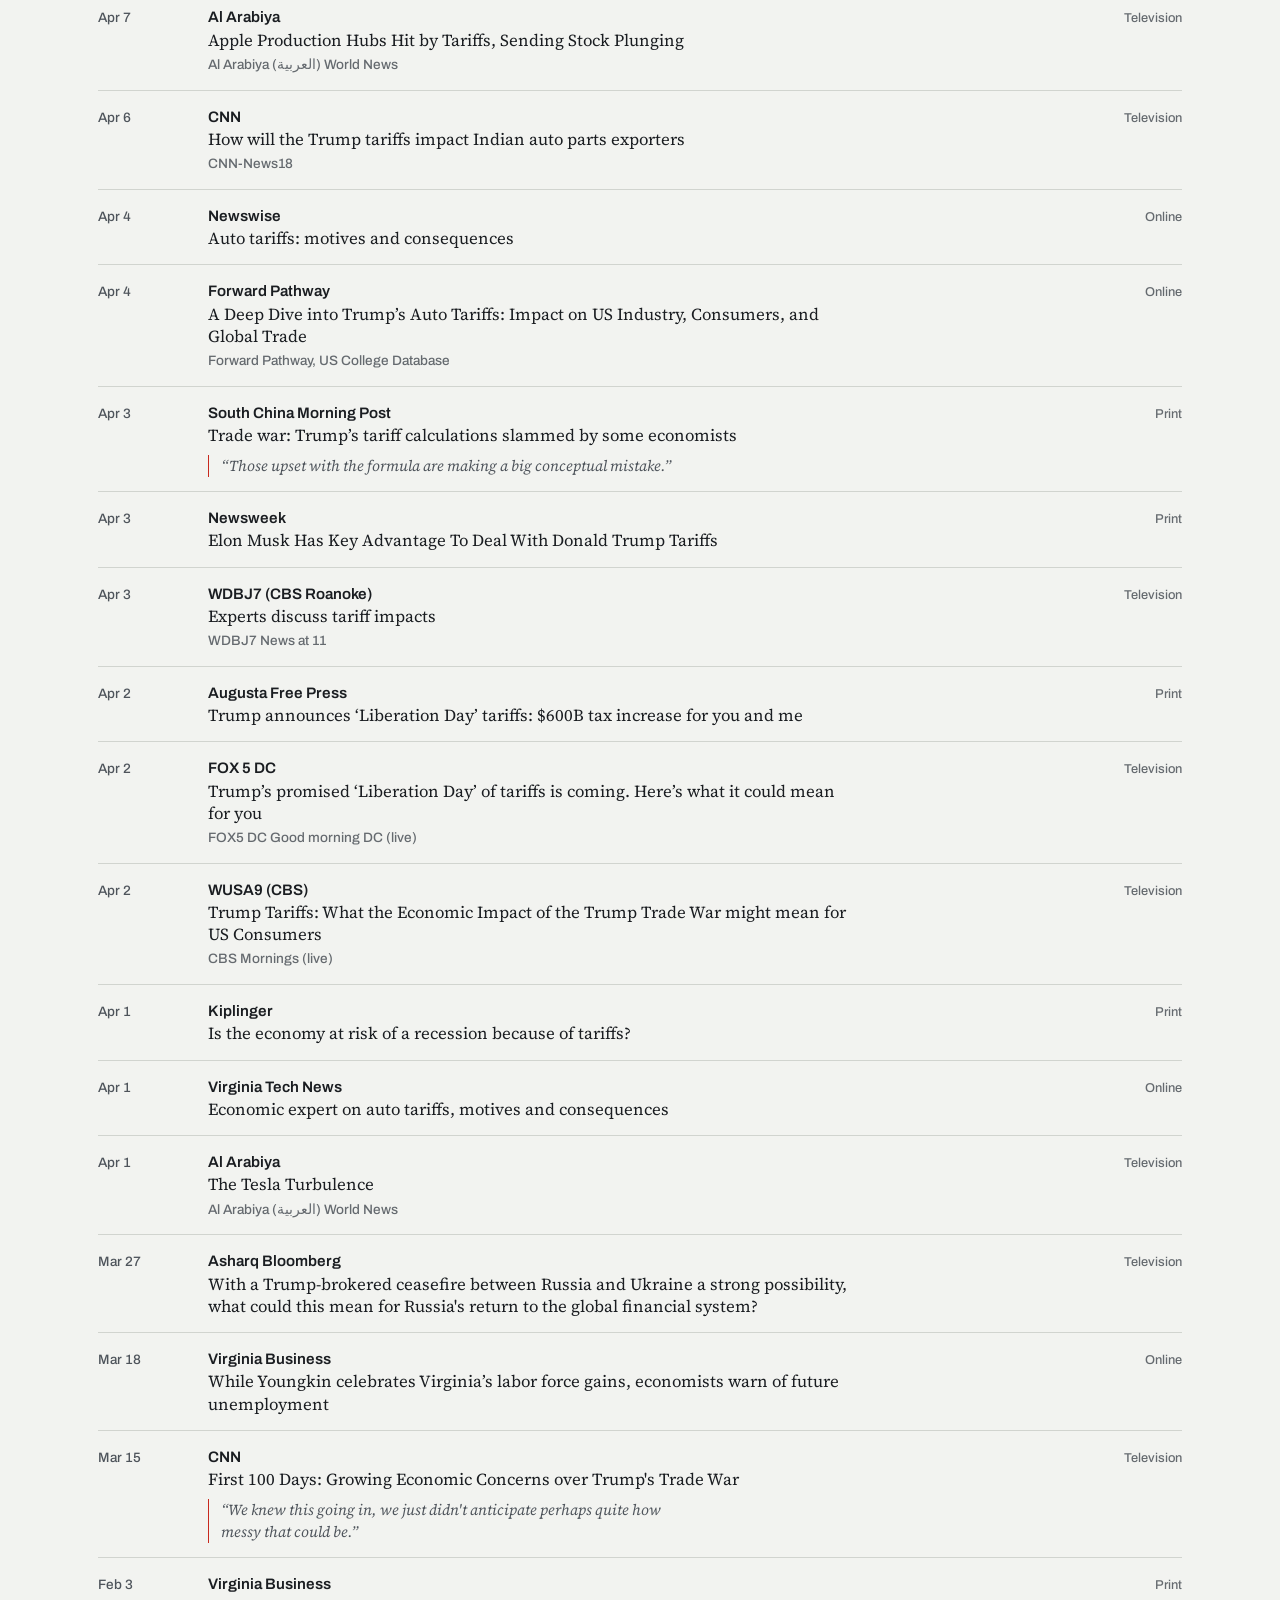
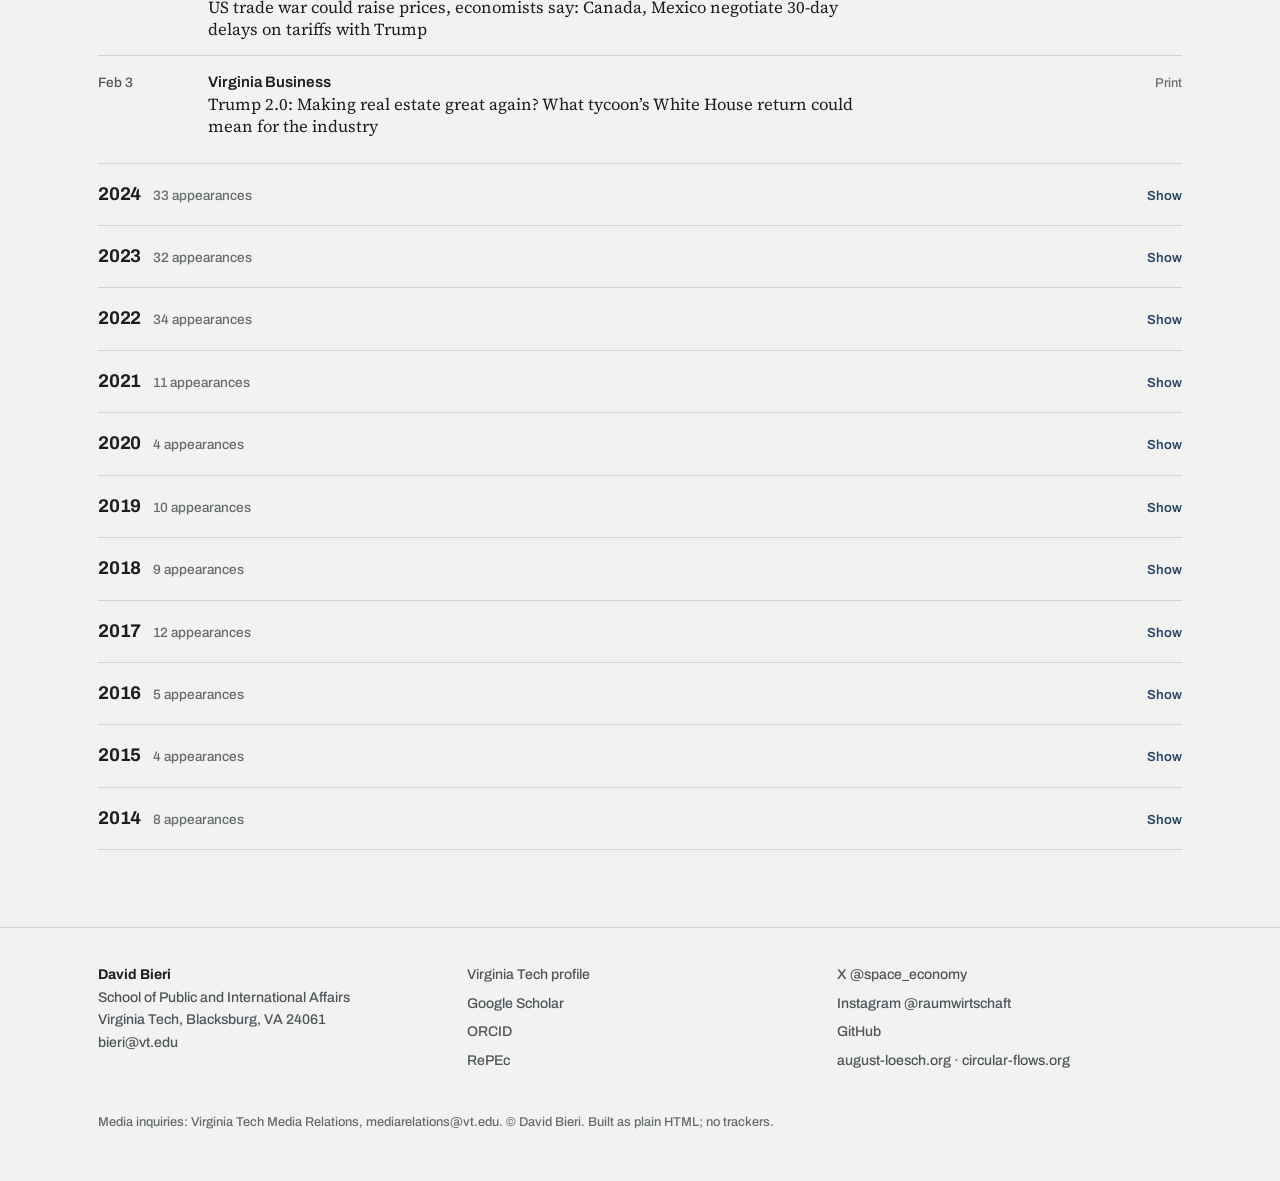
<file: media.html>
<!DOCTYPE html>
<html lang="en" class="no-js">
<head>
<meta charset="utf-8">
<meta name="viewport" content="width=device-width, initial-scale=1">
<script>document.documentElement.className="js";</script>
<title>In the news — David Bieri</title>
<meta name="description" content="Economist David Bieri in the news: commentary on tariffs, the Fed, prices, jobs, housing, prediction markets and state budgets for public radio, network and local television, newspapers and magazines.">
<link rel="canonical" href="https://www.david-bieri.com/media.html">
<meta property="og:title" content="In the news | David Bieri">
<meta property="og:description" content="Economist David Bieri in the news: commentary on tariffs, the Fed, prices, jobs, housing, prediction markets and state budgets for public radio, network and local television, newspapers and magazines.">
<meta property="og:url" content="https://www.david-bieri.com/media.html">
<meta property="og:type" content="website">
<meta name="twitter:title" content="In the news | David Bieri">
<meta name="twitter:description" content="Economist David Bieri in the news: commentary on tariffs, the Fed, prices, jobs, housing, prediction markets and state budgets for public radio, network and local television, newspapers and magazines.">
<meta property="og:image" content="https://www.david-bieri.com/assets/images/og.jpg">
<meta property="og:image:width" content="1200">
<meta property="og:image:height" content="630">
<meta property="og:image:alt" content="David Bieri in his office at Virginia Tech, in front of a bookcase">
<meta name="twitter:card" content="summary_large_image">
<meta name="twitter:image" content="https://www.david-bieri.com/assets/images/og.jpg">
<link rel="preload" href="assets/fonts/source-serif-4-latin.woff2" as="font" type="font/woff2" crossorigin>
<link rel="preload" href="assets/fonts/archivo-latin.woff2" as="font" type="font/woff2" crossorigin>
<link rel="preload" href="assets/data/media.js" as="script">
<!-- build:preload -->
<link rel="preload" as="image" type="image/webp" imagesrcset="assets/media/posters/3449220-640.webp 640w, assets/media/posters/3449220.webp 1280w" imagesizes="(min-width: 1200px) 700px, 100vw" fetchpriority="high">
<!-- /build:preload -->
<meta name="theme-color" content="#F2F3F0" media="(prefers-color-scheme: light)">
<meta name="theme-color" content="#17191C" media="(prefers-color-scheme: dark)">
<link rel="icon" href="assets/images/icon.svg" type="image/svg+xml">
<link rel="icon" href="assets/images/icon-32.png" sizes="32x32" type="image/png">
<link rel="apple-touch-icon" href="assets/images/apple-touch-icon.png">
<link rel="stylesheet" href="assets/css/main.css">
</head>
<body>
<a class="skip" href="#content">Skip to content</a>
<header class="site-head">
  <div class="wrap">
    <a class="brand" href="index.html">David Bieri <span>/ Virginia Tech</span></a>
    <button class="nav-toggle" aria-expanded="false" aria-controls="nav">Menu</button>
    <nav class="nav" id="nav" aria-label="Site">
      <a href="index.html">Home</a><a href="about.html">About</a><a href="research.html">Research</a><a href="publications.html">Publications</a><a href="media.html" aria-current="page">In the news</a><a href="teaching.html">Teaching</a><a href="assets/docs/CV_DSBieri.pdf">CV (PDF)</a>
    </nav>
  </div>
</header>

<section id="content" class="intro">
  <div class="wrap">
    <h1>In the news</h1>
    <p class="lede"><!-- build:summary -->288 television, radio, print and online appearances in 107 outlets since 2014.<!-- /build:summary --></p>
    <p class="meta">To book an interview: Virginia Tech Media Relations, <a href="mailto:mediarelations@vt.edu">mediarelations@vt.edu</a>, or <a href="mailto:bieri@vt.edu">bieri@vt.edu</a> directly. Press photos and a short bio are on the <a href="about.html#press">About page</a>.</p>
  </div>
</section>

<section class="coverage">
  <div class="wrap"><h2 class="sr-only">Outlets covered</h2><!-- build:band --><p class="outlets"><a href="?q=The+Wall+Street+Journal">The Wall Street Journal</a>, <a href="?q=The+Washington+Post">The Washington Post</a>, <a href="?q=TIME">TIME</a>, <a href="?q=Newsweek">Newsweek</a>, <a href="?q=CNN">CNN</a>, <a href="?q=CBS">CBS</a>, <a href="?q=ABC">ABC</a>, <a href="?q=Associated+Press">Associated Press</a>, <a href="?q=POLITICO">POLITICO</a>, <a href="?q=The+Hill">The Hill</a>, <a href="?q=The+Guardian">The Guardian</a>, <a href="?q=Al+Jazeera">Al Jazeera</a>, <a href="?q=DW">DW</a>, <a href="?q=NPR">NPR</a>, <a href="?q=Marketplace">Marketplace</a>, <a href="?q=FOX+5+DC">FOX 5 DC</a></p><p class="outlets-also"><b>Also:</b> Asharq Bloomberg, South China Morning Post, Bloomberg, New York Post, Bloomberg Businessweek, Fortune, Christian Science Monitor, UPI, Yahoo News, Kiplinger, Business Insider, Money, RTVI (Russian-language TV, New York), Al Arabiya, ARD (German public radio), Alaraby TV, Assets (Austria), Correio Braziliense, Der Standard / St. Galler Tagblatt, Die Presse, FinTech TV, Frankfurter Allgemeine Zeitung, and stations across Virginia, Washington and beyond.</p><!-- /build:band --></div>
</section>

<section class="section" id="appearances">
  <div class="wrap">
    <form class="mediabar" id="mediabar" aria-label="Filter appearances" onsubmit="return false">
      <div class="mb-chips" role="group" aria-label="Topic">
        <button type="button" class="mb-chip" data-topic="" aria-pressed="true">All topics</button>
        <button type="button" class="mb-chip" data-topic="jobs" aria-pressed="false">Jobs</button>
        <button type="button" class="mb-chip" data-topic="markets" aria-pressed="false">Markets</button>
        <button type="button" class="mb-chip" data-topic="trade" aria-pressed="false">Trade</button>
        <button type="button" class="mb-chip" data-topic="gov" aria-pressed="false">Government</button>
        <button type="button" class="mb-chip" data-topic="world" aria-pressed="false">World</button>
        <button type="button" class="mb-chip" data-topic="prices" aria-pressed="false">Prices</button>
        <button type="button" class="mb-chip" data-topic="housing" aria-pressed="false">Housing</button>
        <button type="button" class="mb-chip" data-topic="money" aria-pressed="false">Money and the Fed</button>
      </div>
      <div class="mb-tail">
        <div class="mb-seg" role="group" aria-label="Type">
          <button type="button" class="mb-segbtn" data-type="" aria-pressed="true">All</button>
          <button type="button" class="mb-segbtn" data-type="tv" aria-pressed="false">TV</button>
          <button type="button" class="mb-segbtn" data-type="radio" aria-pressed="false">Radio</button>
          <button type="button" class="mb-segbtn" data-type="print" aria-pressed="false">Print</button>
          <button type="button" class="mb-segbtn" data-type="online" aria-pressed="false">Online</button>
        </div>
        <button type="button" class="mb-chip mb-va" id="mb-va" data-va aria-pressed="false">Virginia only</button>
        <label class="mb-search"><span class="sr-only">Search outlet, programme or headline</span>
          <input type="search" id="mb-q" placeholder="Search outlet, programme, headline" autocomplete="off" spellcheck="false"></label>
      </div>
    </form>
    <p class="mb-status" id="mb-status" aria-live="polite" hidden></p>

    <section class="block tv-sec" id="tv-sec" aria-labelledby="tv-h">
      <h2 id="tv-h">Selected television</h2>
      <div class="tv-mosaic" id="tv-mosaic"><!-- build:tv --><article class="tv-tile tv-tile--lead" data-id="3449220"><figure class="shot"><picture><source type="image/webp" srcset="assets/media/posters/3449220-640.webp 640w, assets/media/posters/3449220.webp 1280w" sizes="(min-width: 1200px) 700px, 100vw"><img src="assets/media/posters/3449220.jpg" srcset="assets/media/posters/3449220-640.jpg 640w, assets/media/posters/3449220.jpg 1280w" sizes="(min-width: 1200px) 700px, 100vw" width="1280" height="720" alt="ABC News, ABC News Live &#x27;Searched&#x27;, April 2026: David Bieri in a video window, the full broadcast frame on a dark field" loading="eager" fetchpriority="high"></picture></figure><h3 class="tv-head"><a class="tv-link" href="https://abcnews.com/video/132251202/" target="_blank" rel="noopener">The battle over regulating prediction markets</a></h3><p class="tv-meta">ABC News · ABC News Live &#x27;Searched&#x27; · Apr 2026</p></article><div class="tv-rest"><article class="tv-tile" data-id="3451854"><figure class="shot"><picture><source type="image/webp" srcset="assets/media/posters/3451854-640.webp 640w, assets/media/posters/3451854.webp 1280w" sizes="(min-width: 1200px) 240px, 50vw"><img src="assets/media/posters/3451854.jpg" srcset="assets/media/posters/3451854-640.jpg 640w, assets/media/posters/3451854.jpg 1280w" sizes="(min-width: 1200px) 240px, 50vw" width="1280" height="720" alt="FOX 5 DC, March 2026: David Bieri in split screen beside the Federal Reserve building, lower third reading David Bieri, Virginia Tech Professor" loading="lazy" decoding="async"></picture></figure><h3 class="tv-head"><a class="tv-link" href="https://www.fox5dc.com/video/fmc-hc5fcyr187yfr6wx" target="_blank" rel="noopener">Federal Reserve decision preview</a></h3><p class="tv-meta">FOX 5 DC · Mar 2026</p></article><article class="tv-tile" data-id="3406078"><figure class="shot"><picture><source type="image/webp" srcset="assets/media/posters/3406078-640.webp 640w, assets/media/posters/3406078.webp 1280w" sizes="(min-width: 1200px) 240px, 50vw"><img src="assets/media/posters/3406078.jpg" srcset="assets/media/posters/3406078-640.jpg 640w, assets/media/posters/3406078.jpg 1280w" sizes="(min-width: 1200px) 240px, 50vw" width="1280" height="720" alt="Phoenix TV, Phoenix TV (凤凰卫视), February 2026: David Bieri in studio with a Chinese-language lower third dated 15 February" loading="lazy" decoding="async"></picture></figure><h3 class="tv-head"><a class="tv-link" href="https://share.fengshows.cn/article.html?id=74af9318-6af0-4b1c-866d-67a80ecf08a3&amp;channelID=r03&amp;time=1771968035.202499" target="_blank" rel="noopener">Market focus shifts as the Fed may no longer prop up markets unconditionally</a></h3><p class="tv-meta">Phoenix TV · Phoenix TV (凤凰卫视) · Feb 2026</p></article><article class="tv-tile" data-id="2820382"><figure class="shot"><picture><source type="image/webp" srcset="assets/media/posters/2820382-640.webp 640w, assets/media/posters/2820382.webp 1280w" sizes="(min-width: 1200px) 240px, 50vw"><img src="assets/media/posters/2820382.jpg" srcset="assets/media/posters/2820382-640.jpg 640w, assets/media/posters/2820382.jpg 1280w" sizes="(min-width: 1200px) 240px, 50vw" width="1280" height="720" alt="CNN, March 2025: David Bieri in split screen with the anchor, First 100 Days chyron" loading="lazy" decoding="async"></picture></figure><h3 class="tv-head"><a class="tv-link" href="https://drive.google.com/file/d/1CTBUTSaHGNMHuQtdocVtEVgl5eLEfMNo/view" target="_blank" rel="noopener">First 100 Days: Growing Economic Concerns over Trump&#x27;s Trade War</a></h3><p class="tv-meta">CNN · Mar 2025</p></article><article class="tv-tile" data-id="2512388"><figure class="shot"><picture><source type="image/webp" srcset="assets/media/posters/2512388-640.webp 640w, assets/media/posters/2512388.webp 1280w" sizes="(min-width: 1200px) 240px, 50vw"><img src="assets/media/posters/2512388.jpg" srcset="assets/media/posters/2512388-640.jpg 640w, assets/media/posters/2512388.jpg 1280w" sizes="(min-width: 1200px) 240px, 50vw" width="1280" height="720" alt="RTVI (Russian-language TV, New York), Сквозной эфир Америка (live), January 2024: David Bieri in a live RTVI studio segment" loading="lazy" decoding="async"></picture><button type="button" class="tv-play" data-id="2512388" aria-label="Play clip: Trump wins New Hampshire; Senate negotiates Ukraine aid; threat of US–Iran war"><span class="tri" aria-hidden="true"></span>Play</button></figure><h3 class="tv-head"><a class="tv-link" href="https://www.youtube.com/watch?v=ZzLpycIHVCg" target="_blank" rel="noopener">Trump wins New Hampshire; Senate negotiates Ukraine aid; threat of US–Iran war</a></h3><p class="tv-meta">RTVI (Russian-language TV, New York) · Сквозной эфир Америка (live) · Jan 2024</p></article></div><!-- /build:tv --></div>
    </section>

    <section class="block cov-sec" id="cov-sec" aria-labelledby="cov-h">
      <h2 id="cov-h">Selected coverage</h2>
      <ul class="cov-list" id="cov-list"><!-- build:coverage --><li class="cov-item"><span class="cov-t"><a href="https://thehill.com/homenews/administration/6184682-trump-daylight-saving-clocks-fallback/" target="_blank" rel="noopener">Time to set back the clocks, much to Trump&#x27;s chagrin</a></span><span class="cov-meta">The Hill / NewsNation · Oct 2026</span></li><li class="cov-item"><span class="cov-t"><a href="https://time.com/article/2026/10/03/the-g7-is-releasing-emergency-fuel-reserves-how-much-will-it-help-americans-/" target="_blank" rel="noopener">The G7 Is Releasing Emergency Fuel Reserves. How Much Will It Help Americans?</a></span><span class="cov-meta">TIME · Oct 2026</span></li><li class="cov-item"><span class="cov-t"><a href="https://newrepublic.com/article/215265/ai-anthropic-money-ohio-max-miller-brian-poindexter" target="_blank" rel="noopener">What all the AI spending in this Ohio district race is really about</a></span><span class="cov-meta">The New Republic · Sep 2026</span></li><li class="cov-item"><span class="cov-t"><a href="https://www.nerdwallet.com/finance/news/data-center-costs" target="_blank" rel="noopener">The hidden costs of data centers: Inside the opposition</a></span><span class="cov-meta">NerdWallet · Jul 2026</span></li><li class="cov-item"><span class="cov-t"><span class="nolink">White House teleprompter operator being investigated for insider trading on prediction markets for Trump&#x27;s speeches</span></span><span class="cov-meta">The Hill / NewsNation · Jul 2026</span></li><li class="cov-item"><span class="cov-t"><a href="https://www.cbsnews.com/news/prediction-markets-men-polymarket-kalshi/" target="_blank" rel="noopener">Prediction markets offer the lure of fast money. Young men say they like their odds.</a></span><span class="cov-meta">CBS News · Jun 2026</span></li><li class="cov-item"><span class="cov-t"><a href="https://www.aljazeera.com/economy/2025/12/22/ups-stumbles-into-holiday-season-amid-shifting-trade-rules" target="_blank" rel="noopener">UPS stumbles into holiday season amid shifting trade rules</a></span><span class="cov-meta">Al Jazeera · Dec 2025</span></li><li class="cov-item"><span class="cov-t"><a href="https://time.com/7291234/trump-tariffs-steel-aluminum-prices-businesses/" target="_blank" rel="noopener">How Doubling Tariffs on Steel and Aluminum Will Hit U.S. Businesses and Consumers</a></span><span class="cov-meta">TIME · Jun 2025</span></li><!-- /build:coverage --></ul>
    </section>

    <section class="block arc-sec" id="arc-sec" aria-labelledby="arc-h">
      <h2 id="arc-h">All appearances</h2>
      <div class="arc" id="arc"><!-- build:archive --><details class="arc-year" open><summary class="arc-sum"><span class="arc-y">2026</span><span class="arc-n">72 appearances</span></summary><ul class="arc-rows"><li class="arc-row"><span class="arc-d">Oct 30</span><div class="arc-main"><div class="arc-o">The Hill / NewsNation</div><div class="arc-t"><a href="https://thehill.com/homenews/administration/6184682-trump-daylight-saving-clocks-fallback/" target="_blank" rel="noopener">Time to set back the clocks, much to Trump&#x27;s chagrin</a></div><div class="arc-q">“Permanent daylight time&#x27;s safety case is strongest in places like Boston and weakest in places like Indianapolis.”</div></div><span class="arc-k"><span class="arc-type">Print</span></span></li><li class="arc-row"><span class="arc-d">Oct 29</span><div class="arc-main"><div class="arc-o">FOX 5 DC</div><div class="arc-t"><span class="nolink">The Sunshine Protection Act and its economic impacts</span></div></div><span class="arc-k"><span class="arc-type">Television</span></span></li><li class="arc-row"><span class="arc-d">Oct 28</span><div class="arc-main"><div class="arc-o">WFIR</div><div class="arc-t"><a href="https://wfirnews.com/news/the-debate-over-changing-our-clocks-twice-a-year-continues" target="_blank" rel="noopener">The debate over changing our clocks twice a year continues</a></div><div class="arc-p">WFIR News Roanoke</div></div><span class="arc-k"><span class="arc-type">Radio</span></span></li><li class="arc-row"><span class="arc-d">Oct 24</span><div class="arc-main"><div class="arc-o">WBTV (CBS Charlotte)</div><div class="arc-t"><a href="https://www.wbtv.com/2026/10/24/covering-cot-necessity-luxury-buying-car/" target="_blank" rel="noopener">Covering the Cost: the necessity and luxury of buying a car</a></div><div class="arc-q">“In terms of median income, that&#x27;s close to about eight months&#x27; worth of pay.”</div></div><span class="arc-k"><span class="arc-type">Television</span></span></li><li class="arc-row"><span class="arc-d">Oct 23</span><div class="arc-main"><div class="arc-o">Virginia Tech News</div><div class="arc-t"><a href="https://news.vt.edu/articles/2026/10/clahs-daylight-savings-versus-standard-time.html" target="_blank" rel="noopener">Standard time wins out in the daylight saving time debate, economist says</a></div><div class="arc-q">“The clock is shared infrastructure — a public good like weights and measures.”</div></div><span class="arc-k"><span class="arc-type">Online</span></span></li><li class="arc-row"><span class="arc-d">Oct 21</span><div class="arc-main"><div class="arc-o">WDBJ7 (CBS Roanoke)</div><div class="arc-t"><a href="https://www.wdbj7.com/2026/10/21/bettors-pick-winner-cline-macy-race-experts-say-whether-trust-it/" target="_blank" rel="noopener">Bettors pick a winner in Cline-Macy race; experts discuss whether to trust it</a></div></div><span class="arc-k"><span class="arc-type">Television</span></span></li><li class="arc-row"><span class="arc-d">Oct 19</span><div class="arc-main"><div class="arc-o">NPR / RadioIQ</div><div class="arc-t"><a href="https://www.wvtf.org/news/2026-10-19/the-historical-background-of-virginias-debt" target="_blank" rel="noopener">The historical background of Virginia&#x27;s debt debate</a></div><div class="arc-p">Virginia Public Radio</div></div><span class="arc-k"><span class="arc-type">Radio</span></span></li><li class="arc-row"><span class="arc-d">Oct 15</span><div class="arc-main"><div class="arc-o">WVEC (ABC)</div><div class="arc-t"><span class="nolink">Economic impacts of daylight saving time</span></div><div class="arc-p">13News Now</div></div><span class="arc-k"><span class="arc-type">Television</span></span></li><li class="arc-row"><span class="arc-d">Oct 3</span><div class="arc-main"><div class="arc-o">TIME</div><div class="arc-t"><a href="https://time.com/article/2026/10/03/the-g7-is-releasing-emergency-fuel-reserves-how-much-will-it-help-americans-/" target="_blank" rel="noopener">The G7 Is Releasing Emergency Fuel Reserves. How Much Will It Help Americans?</a></div><div class="arc-q">“In fact, consumers might not necessarily notice it, ever. That&#x27;s how insignificant the quantity itself is.”</div></div><span class="arc-k"><span class="arc-type">Print</span></span></li><li class="arc-row"><span class="arc-d">Sep 15</span><div class="arc-main"><div class="arc-o">FOX 5 DC</div><div class="arc-t"><span class="nolink">The September FOMC meeting</span></div></div><span class="arc-k"><span class="arc-type">Television</span></span></li><li class="arc-row"><span class="arc-d">Sep 11</span><div class="arc-main"><div class="arc-o">The New Republic</div><div class="arc-t"><a href="https://newrepublic.com/article/215265/ai-anthropic-money-ohio-max-miller-brian-poindexter" target="_blank" rel="noopener">What all the AI spending in this Ohio district race is really about</a></div><div class="arc-q">“Given what&#x27;s at stake, it&#x27;s not surprising at all that they want to sway the legislature.”</div></div><span class="arc-k"><span class="arc-type">Print</span></span></li><li class="arc-row"><span class="arc-d">Aug 12</span><div class="arc-main"><div class="arc-o">KNX News 97.1 Los Angeles</div><div class="arc-t"><span class="nolink">The July consumer price index report</span></div></div><span class="arc-k"><span class="arc-type">Radio</span></span></li><li class="arc-row"><span class="arc-d">Jul 30</span><div class="arc-main"><div class="arc-o">NerdWallet</div><div class="arc-t"><a href="https://www.nerdwallet.com/finance/news/data-center-costs" target="_blank" rel="noopener">The hidden costs of data centers: Inside the opposition</a></div><div class="arc-q">“The fights look local — it&#x27;s zoning hearings, it is noise complaints, it is coming from residents. But the crazy thing is that, of course, the money that decides these things is happening at a higher level.”</div></div><span class="arc-k"><span class="arc-type">Online</span></span></li><li class="arc-row"><span class="arc-d">Jul 22</span><div class="arc-main"><div class="arc-o">Technical.ly</div><div class="arc-t"><a href="https://technical.ly/entrepreneurship/capital-consolidation-drives-dc-startup-landscape/" target="_blank" rel="noopener">DC venture funding comes in at $962M for the quarter, with four startups taking 70%</a></div></div><span class="arc-k"><span class="arc-type">Online</span></span></li><li class="arc-row"><span class="arc-d">Jul 20</span><div class="arc-main"><div class="arc-o">WWL New Orleans</div><div class="arc-t"><a href="https://www.audacy.com/wwl/podcasts/d57947e273ced0c9222dd256f2b9edfd/episodes/what_is_the_prediction_market_-8524495" target="_blank" rel="noopener">What Is The Prediction Market Kalshi? David Bieri joins Dave Cohen to talk about the prediction market Kalshi</a></div><div class="arc-p">WWL First News with Tommy Tucker</div></div><span class="arc-k"><span class="arc-type">Radio</span></span></li><li class="arc-row"><span class="arc-d">Jul 16</span><div class="arc-main"><div class="arc-o">The Hill / NewsNation</div><div class="arc-t"><span class="nolink">White House teleprompter operator being investigated for insider trading on prediction markets for Trump&#x27;s speeches</span></div><div class="arc-p">NewsNation&#x27;s &quot;The Hill&quot;</div><div class="arc-q">“Proximity is the key edge. And unless you remove that element from human life, you won&#x27;t be able to prevent this. And regulators will always be a step behind.”</div></div><span class="arc-k"><span class="arc-type">Television</span></span></li><li class="arc-row"><span class="arc-d">Jul 11</span><div class="arc-main"><div class="arc-o">WRIC (ABC)</div><div class="arc-t"><a href="https://www.wric.com/news/local-news/richmond/richmond-restaurant-inflation-cautious-spending/" target="_blank" rel="noopener">Richmond restaurant looks to adjust prices as inflation, cautious spending strain small businesses</a></div><div class="arc-p">ABC 8News</div></div><span class="arc-k"><span class="arc-type">Television</span></span></li><li class="arc-row"><span class="arc-d">Jun 26</span><div class="arc-main"><div class="arc-o">Assets (Austria)</div><div class="arc-t"><a href="https://assets-magazin.at/quoten-frage-das-geschaft-mit-digitalen-wetten" target="_blank" rel="noopener">Odds question: the business of digital betting — in so-called prediction markets, betting enthusiasts can wager on anything, even murder and manslaughter</a></div><div class="arc-p">Assets -- The Austrian business magazine for wealth and assets</div></div><span class="arc-k"><span class="arc-type">Print</span></span></li><li class="arc-row"><span class="arc-d">Jun 24</span><div class="arc-main"><div class="arc-o">The Hill / NewsNation</div><div class="arc-t"><a href="https://thehill.com/homenews/campaign/5936180-prediction-market-election-betting-boom/" target="_blank" rel="noopener">Prediction market boom roils midterm elections: ‘It’s the wild west’</a></div></div><span class="arc-k"><span class="arc-type">Print</span></span></li><li class="arc-row"><span class="arc-d">Jun 19</span><div class="arc-main"><div class="arc-o">ARD (German public radio)</div><div class="arc-t"><span class="nolink">Prediction markets: Polymarket and Kalshi</span></div><div class="arc-p">ATLAS (ARD New York bureau)</div></div><span class="arc-k"><span class="arc-type">Radio</span></span></li><li class="arc-row"><span class="arc-d">Jun 15</span><div class="arc-main"><div class="arc-o">NPR / RadioIQ</div><div class="arc-t"><a href="https://www.wvtf.org/news/2026-06-15/could-the-budget-impasse-impact-virginias-credit-rating" target="_blank" rel="noopener">Could the budget impasse impact Virginia&#x27;s credit rating? Is Virginia at risk of losing its credit rating because of the budget impasse?</a></div><div class="arc-p">RadioIQ (WVTF)</div></div><span class="arc-k"><span class="arc-type">Radio</span></span></li><li class="arc-row"><span class="arc-d">Jun 6</span><div class="arc-main"><div class="arc-o">CBS News</div><div class="arc-t"><a href="https://www.cbsnews.com/news/prediction-markets-men-polymarket-kalshi/" target="_blank" rel="noopener">Prediction markets offer the lure of fast money. Young men say they like their odds.</a></div><div class="arc-p">CBS MoneyWatch</div><div class="arc-q">“There is social status from being seen as successful in these high-prestige markets. Which young man does not want to be the &#x27;Wolf of Wall Street&#x27;?”</div></div><span class="arc-k"><span class="arc-type">Online</span></span></li><li class="arc-row"><span class="arc-d">May 21</span><div class="arc-main"><div class="arc-o">NPR / RadioIQ</div><div class="arc-t"><a href="https://www.npr.org/transcripts/nx-s1-5828906" target="_blank" rel="noopener">Prediction markets are making a 150-year comeback</a></div><div class="arc-p">NPR Throughline</div></div><span class="arc-k"><span class="arc-type">Radio</span></span></li><li class="arc-row"><span class="arc-d">May 19</span><div class="arc-main"><div class="arc-o">WSET (ABC)</div><div class="arc-t"><a href="https://wset.com/news/local/dominion-energy-vows-2b-in-customer-payouts-mostly-for-virginia-if-merger-passes-regulators-nextera-energy-pittsylvania-county-may-2026" target="_blank" rel="noopener">Dominion vows $2B in customer payouts, mostly for Virginia, if merger passes regulators</a></div><div class="arc-p">ABC 13 News</div></div><span class="arc-k"><span class="arc-type">Television</span></span></li><li class="arc-row"><span class="arc-d">May 19</span><div class="arc-main"><div class="arc-o">Newsweek</div><div class="arc-t"><a href="https://www.newsweek.com/home-depot-profits-fall-amid-greater-consumer-uncertainty-11968544" target="_blank" rel="noopener">Home Depot Profits Fall Amid ‘Greater Consumer Uncertainty’</a></div></div><span class="arc-k"><span class="arc-type">Print</span></span></li><li class="arc-row"><span class="arc-d">May 4</span><div class="arc-main"><div class="arc-o">WSET (ABC)</div><div class="arc-t"><a href="https://wset.com/news/local/rising-gas-prices-drive-up-transport-costs-sending-inflation-to-stores-and-restaurants-straight-of-hormuz-oil-iran-may-2026" target="_blank" rel="noopener">Rising gas prices drive up transport costs, sending inflation to stores and restaurants</a></div><div class="arc-p">ABC 13 News</div></div><span class="arc-k"><span class="arc-type">Television</span></span></li><li class="arc-row"><span class="arc-d">May 4</span><div class="arc-main"><div class="arc-o">FOX 5 DC</div><div class="arc-t"><span class="nolink">New Federal Graduate &amp; Professional Loan Caps</span></div><div class="arc-p">FOX 5 DC Morning (live)</div></div><span class="arc-k"><span class="arc-type">Television</span></span></li><li class="arc-row"><span class="arc-d">May 2</span><div class="arc-main"><div class="arc-o">The Goshen News</div><div class="arc-t"><a href="https://www.goshennews.org/prediction-markets-lawmakers-eye-setting-guardrails" target="_blank" rel="noopener">Prediction Markets: Lawmakers Eye Setting Guardrails</a></div></div><span class="arc-k"><span class="arc-type">Print</span></span></li><li class="arc-row"><span class="arc-d">Apr 30</span><div class="arc-main"><div class="arc-o">WFXR (FOX)</div><div class="arc-t"><a href="https://www.wfxrtv.com/news/experts-weigh-in-on-local-impacts-of-real-estate-tax-increases/" target="_blank" rel="noopener">Experts weigh in on local impacts of real estate tax increases</a></div></div><span class="arc-k"><span class="arc-type">Television</span></span></li><li class="arc-row"><span class="arc-d">Apr 27</span><div class="arc-main"><div class="arc-o">WRIC (ABC)</div><div class="arc-t"><a href="https://www.wric.com/news/virginia-news/iran-war-fuel-surge-project-costs/" target="_blank" rel="noopener">‘Highly volatile’: Virginia infrastructure projects steady as Iran war drives fuel costs higher</a></div><div class="arc-p">ABC 8News</div></div><span class="arc-k"><span class="arc-type">Television</span></span></li><li class="arc-row"><span class="arc-d">Apr 26</span><div class="arc-main"><div class="arc-o">Washington Examiner</div><div class="arc-t"><a href="https://www.washingtonexaminer.com/news/business/4533464/how-15-minimum-wage-affect-diverse-unequal-virginia/" target="_blank" rel="noopener">How a $15 minimum wage will regionally affect a diverse and unequal Virginia</a></div><div class="arc-p">Washington Examiner (Business)</div></div><span class="arc-k"><span class="arc-type">Print</span></span></li><li class="arc-row"><span class="arc-d">Apr 21</span><div class="arc-main"><div class="arc-o">ABC News</div><div class="arc-t"><a href="https://abcnews.com/video/132251202/" target="_blank" rel="noopener">The battle over regulating prediction markets</a></div><div class="arc-p">ABC News Live &#x27;Searched&#x27;</div></div><span class="arc-k"><span class="arc-type">Television</span></span></li><li class="arc-row"><span class="arc-d">Apr 20</span><div class="arc-main"><div class="arc-o">Al Jazeera</div><div class="arc-t"><span class="nolink">Volatility in the Middle East: Economic Consequences from the War in Iran and the Oil Supply Shock</span></div></div><span class="arc-k"><span class="arc-type">Television</span></span></li><li class="arc-row"><span class="arc-d">Apr 20</span><div class="arc-main"><div class="arc-o">POLITICO</div><div class="arc-t"><a href="https://subscriber.politicopro.com/article/2026/04/gas-tax-holidays-are-gaining-steam-across-north-america-but-dont-expect-congress-to-hop-on-the-train-00880107" target="_blank" rel="noopener">Gas tax holidays are gaining steam across North America — but don’t expect Congress to hop on the train</a></div><div class="arc-p">POLITICO Pro</div></div><span class="arc-k"><span class="arc-type">Online</span></span></li><li class="arc-row"><span class="arc-d">Apr 17</span><div class="arc-main"><div class="arc-o">WVEC (ABC)</div><div class="arc-t"><a href="https://www.13newsnow.com/video/news/nation-world/attack-on-iran/economic-impact-of-iran-war-lin/291-4c99b428-ad24-42d8-955d-4ea71cb10b0c" target="_blank" rel="noopener">Economic impact of Iran war</a></div><div class="arc-p">13 News (ABC) Now (live)</div></div><span class="arc-k"><span class="arc-type">Television</span></span></li><li class="arc-row"><span class="arc-d">Apr 16</span><div class="arc-main"><div class="arc-o">UPI</div><div class="arc-t"><a href="https://www.upi.com/Top_News/US/2026/04/16/prediction-markets-polymarket-kalshi-insider-trading/3621776344698/" target="_blank" rel="noopener">Prediction markets create forum for trading on non-public information</a></div><div class="arc-p">United Press International (UPI)</div></div><span class="arc-k"><span class="arc-type">Online</span></span></li><li class="arc-row"><span class="arc-d">Apr 15</span><div class="arc-main"><div class="arc-o">WFIR</div><div class="arc-t"><span class="nolink">Gas prices amid the Iran war</span></div><div class="arc-p">WFIR News Roanoke</div></div><span class="arc-k"><span class="arc-type">Radio</span></span></li><li class="arc-row"><span class="arc-d">Apr 13</span><div class="arc-main"><div class="arc-o">Newswise</div><div class="arc-t"><a href="https://www.newswise.com/articles/virginia-tech-expert-gas-prices-continue-to-rise-amid-middle-east-conflict" target="_blank" rel="noopener">Gas prices continue to rise amid Middle East conflict</a></div></div><span class="arc-k"><span class="arc-type">Online</span></span></li><li class="arc-row"><span class="arc-d">Apr 13</span><div class="arc-main"><div class="arc-o">The New Arab</div><div class="arc-t"><a href="https://www.newarab.com/analysis/gambling-death-polymarket-and-dark-rise-war-betting" target="_blank" rel="noopener">Gambling on death: Polymarket and the dark rise of war betting</a></div></div><span class="arc-k"><span class="arc-type">Online</span></span></li><li class="arc-row"><span class="arc-d">Apr 11</span><div class="arc-main"><div class="arc-o">EFN</div><div class="arc-t"><a href="https://efn.se/polymarket-kasinokapitalism-eller-sanningsmaskin" target="_blank" rel="noopener">Polymarket: Casino capitalism or truth machine? Prediction markets are dividing Wall Street</a></div><div class="arc-p">EFN Ekonomikanalen (Sweden)</div></div><span class="arc-k"><span class="arc-type">Print</span></span></li><li class="arc-row"><span class="arc-d">Apr 10</span><div class="arc-main"><div class="arc-o">Atlanta News First</div><div class="arc-t"><a href="https://www.atlantanewsfirst.com/2026/04/10/march-inflation-jumps-33-war-iran-drives-energy-costs-higher/" target="_blank" rel="noopener">March inflation jumps to 3.3% as war in Iran drives energy costs higher</a></div><div class="arc-p">Atlanta News First (WANF)</div></div><span class="arc-k"><span class="arc-type">Television</span></span></li><li class="arc-row"><span class="arc-d">Apr 10</span><div class="arc-main"><div class="arc-o">KNX News 97.1 Los Angeles</div><div class="arc-t"><span class="nolink">This Morning&#x27;s CPI: Oil Shock Meets Structural Resilience</span></div><div class="arc-p">KNX News 97.1 FM --- LA Morning News (live)</div></div><span class="arc-k"><span class="arc-type">Radio</span></span></li><li class="arc-row"><span class="arc-d">Apr 10</span><div class="arc-main"><div class="arc-o">New York Post</div><div class="arc-t"><a href="https://nypost.com/2026/04/10/business/cftc-chair-michael-selig-on-prediction-markets/" target="_blank" rel="noopener">CFTC chair Michael Selig is all-in on prediction markets — but warns there has to be aggressive protection against ‘insider trading’</a></div></div><span class="arc-k"><span class="arc-type">Print</span></span></li><li class="arc-row"><span class="arc-d">Apr 4</span><div class="arc-main"><div class="arc-o">The Guardian</div><div class="arc-t"><a href="https://www.theguardian.com/us-news/2026/apr/05/prices-iran-war-gas-flights-economy" target="_blank" rel="noopener">‘The good old days are gone’</a></div></div><span class="arc-k"><span class="arc-type">Print</span></span></li><li class="arc-row"><span class="arc-d">Apr 2</span><div class="arc-main"><div class="arc-o">More Perfect Union</div><div class="arc-t"><span class="nolink">Gas prices and the Iran war</span></div></div><span class="arc-k"><span class="arc-type">Online</span></span></li><li class="arc-row"><span class="arc-d">Apr 2</span><div class="arc-main"><div class="arc-o">WFXR (FOX)</div><div class="arc-t"><a href="https://www.wfxrtv.com/news/gas-prices-rise-locally-statewide-amid-continued-middle-east-conflict/" target="_blank" rel="noopener">Gas prices rise locally, statewide amid continued Middle East conflict</a></div></div><span class="arc-k"><span class="arc-type">Online</span></span></li><li class="arc-row"><span class="arc-d">Apr 1</span><div class="arc-main"><div class="arc-o">WFLD (FOX)</div><div class="arc-t"><span class="nolink">Prediction markets and the challenge of &quot;insider trading&quot;</span></div><div class="arc-p">FOX32 Chicago (live)</div></div><span class="arc-k"><span class="arc-type">Television</span></span></li><li class="arc-row"><span class="arc-d">Mar 30</span><div class="arc-main"><div class="arc-o">CNN</div><div class="arc-t"><span class="nolink">Trump&#x27;s economic promises</span></div><div class="arc-p">CNN Business</div></div><span class="arc-k"><span class="arc-type">Print</span></span></li><li class="arc-row"><span class="arc-d">Mar 30</span><div class="arc-main"><div class="arc-o">WFXR (FOX)</div><div class="arc-t"><a href="https://www.wfxrtv.com/city-of-roanoke/carpooling-biking-how-one-roanoke-group-aims-to-help-beat-the-prices-at-the-pumps/" target="_blank" rel="noopener">Carpooling? Biking? How one Roanoke group aims to help beat the prices at the pumps</a></div></div><span class="arc-k"><span class="arc-type">Television</span></span></li><li class="arc-row"><span class="arc-d">Mar 30</span><div class="arc-main"><div class="arc-o">WAVY (NBC)</div><div class="arc-t"><a href="https://www.wavy.com/news/local-news/impact-of-the-ongoing-iran-conflict-may-already-created-historic-consequences-according-to-vt-professor/" target="_blank" rel="noopener">Impact of the ongoing Iran conflict may have already created ‘historic consequences’ according to VT professor</a></div><div class="arc-p">WAVY News 10</div></div><span class="arc-k"><span class="arc-type">Television</span></span></li><li class="arc-row"><span class="arc-d">Mar 27</span><div class="arc-main"><div class="arc-o">Augusta Free Press</div><div class="arc-t"><a href="https://augustafreepress.com/news/economic-fallout-from-iran-war-to-be-felt-months-after-it-ends-whenever-that-is/" target="_blank" rel="noopener">Economic fallout from Iran war to be felt months after it ends, whenever that is</a></div></div><span class="arc-k"><span class="arc-type">Online</span></span></li><li class="arc-row"><span class="arc-d">Mar 26</span><div class="arc-main"><div class="arc-o">Futurity</div><div class="arc-t"><a href="https://www.futurity.org/iran-war-economic-impacts-3326712/" target="_blank" rel="noopener">What are the economic impacts of the war in Iran?</a></div></div><span class="arc-k"><span class="arc-type">Online</span></span></li><li class="arc-row"><span class="arc-d">Mar 25</span><div class="arc-main"><div class="arc-o">WSET (ABC)</div><div class="arc-t"><a href="https://wset.com/news/local/war-in-iran-ripples-to-local-prices-as-strait-of-hormuz-stays-closed-economy-transportation-fuel-gas-conflict-middle-east-march-2026" target="_blank" rel="noopener">Iran war’s ripple effect could raise prices on everyday goods beyond gas</a></div><div class="arc-p">ABC 13 News</div></div><span class="arc-k"><span class="arc-type">Television</span></span></li><li class="arc-row"><span class="arc-d">Mar 25</span><div class="arc-main"><div class="arc-o">FOX News</div><div class="arc-t"><span class="nolink">Live Impact Interview with David Bieri (Economist, VA Tech) regarding Gas Prices amid Middle East Conflict</span></div><div class="arc-p">LiveNOW from FOX</div></div><span class="arc-k"><span class="arc-type">Television</span></span></li><li class="arc-row"><span class="arc-d">Mar 25</span><div class="arc-main"><div class="arc-o">WVEC (ABC)</div><div class="arc-t"><a href="https://www.13newsnow.com/video/money/economy/economic-impacts-from-the-war-in-iran-lin/291-375b26e3-3f01-4e37-a949-166ac725f274" target="_blank" rel="noopener">Economic impacts from the war in Iran</a></div><div class="arc-p">13 News Now (ABC)</div></div><span class="arc-k"><span class="arc-type">Television</span></span></li><li class="arc-row"><span class="arc-d">Mar 24</span><div class="arc-main"><div class="arc-o">Virginia Tech News</div><div class="arc-t"><a href="https://news.vt.edu/articles/2026/03/Iran-Israel-Trump-gas-LNG-prices-Strait-Hormuz-economic-impact.html" target="_blank" rel="noopener">Economic impact of the Iran war already widespread</a></div></div><span class="arc-k"><span class="arc-type">Online</span></span></li><li class="arc-row"><span class="arc-d">Mar 23</span><div class="arc-main"><div class="arc-o">WOAY</div><div class="arc-t"><a href="https://woay.com/virginia-tech-professor-iran-conflict-has-caused-largest-oil-disruption-in-history/" target="_blank" rel="noopener">Virginia Tech Professor: Iran Conflict Has Caused Largest Oil Disruption in History</a></div><div class="arc-p">WOAY TV (ABC)</div></div><span class="arc-k"><span class="arc-type">Television</span></span></li><li class="arc-row"><span class="arc-d">Mar 18</span><div class="arc-main"><div class="arc-o">FOX 5 DC</div><div class="arc-t"><a href="https://www.fox5dc.com/video/fmc-hc5fcyr187yfr6wx" target="_blank" rel="noopener">Federal Reserve decision preview</a></div></div><span class="arc-k"><span class="arc-type">Television</span></span></li><li class="arc-row"><span class="arc-d">Mar 17</span><div class="arc-main"><div class="arc-o">WTOP</div><div class="arc-t"><span class="nolink">Prediction markets</span></div></div><span class="arc-k"><span class="arc-type">Radio</span></span></li><li class="arc-row"><span class="arc-d">Mar 16</span><div class="arc-main"><div class="arc-o">FOX 5 DC</div><div class="arc-t"><span class="nolink">Prediction markets and the Iran war</span></div><div class="arc-p">FOX 5 DC 9 p.m. (live)</div></div><span class="arc-k"><span class="arc-type">Television</span></span></li><li class="arc-row"><span class="arc-d">Mar 12</span><div class="arc-main"><div class="arc-o">CNN</div><div class="arc-t"><span class="nolink">Prediction markets and the Iran war</span></div></div><span class="arc-k"><span class="arc-type">Television</span></span></li><li class="arc-row"><span class="arc-d">Mar 12</span><div class="arc-main"><div class="arc-o">CNBC</div><div class="arc-t"><span class="nolink">Prediction markets and consumers amid the Iran strikes</span></div><div class="arc-p">CNBC markets team</div></div><span class="arc-k"><span class="arc-type">Online</span></span></li><li class="arc-row"><span class="arc-d">Mar 11</span><div class="arc-main"><div class="arc-o">AInvest</div><div class="arc-t"><a href="https://www.ainvest.com/news/prime-brokers-push-wall-street-access-prediction-markets-report-2603/" target="_blank" rel="noopener">Prime Brokers Push Wall Street Access to Prediction Markets: Report</a></div></div><span class="arc-k"><span class="arc-type">Online</span></span></li><li class="arc-row"><span class="arc-d">Mar 5</span><div class="arc-main"><div class="arc-o">Virginia Tech News</div><div class="arc-t"><a href="https://news.vt.edu/articles/2026/03/Prediction-markets-geopolitics-economist-betting-expert.html" target="_blank" rel="noopener">Betting on geopolitics? Economist explains risks of prediction markets</a></div><div class="arc-q">“The issue of the regulatory state limping behind the frontier is exactly what fuels innovation.”</div></div><span class="arc-k"><span class="arc-type">Online</span></span></li><li class="arc-row"><span class="arc-d">Mar 5</span><div class="arc-main"><div class="arc-o">WDBJ7 (CBS Roanoke)</div><div class="arc-t"><a href="https://www.wdbj7.com/2026/03/05/roanoke-family-feels-economic-squeeze-grocery-costs-inflation-outpace-wages/" target="_blank" rel="noopener">Roanoke family feels economic squeeze as grocery costs, inflation outpace wages</a></div></div><span class="arc-k"><span class="arc-type">Television</span></span></li><li class="arc-row"><span class="arc-d">Mar 4</span><div class="arc-main"><div class="arc-o">NPR / RadioIQ</div><div class="arc-t"><span class="nolink">Economic impacts of the Iran war</span></div><div class="arc-p">Radio IQ (WVTF) Richmond bureau</div></div><span class="arc-k"><span class="arc-type">Radio</span></span></li><li class="arc-row"><span class="arc-d">Mar 2</span><div class="arc-main"><div class="arc-o">WSET (ABC)</div><div class="arc-t"><span class="nolink">Local Iranian community worries for relatives back home as experts warn of uncertainty</span></div><div class="arc-p">ABC 13 News</div></div><span class="arc-k"><span class="arc-type">Television</span></span></li><li class="arc-row"><span class="arc-d">Feb 24</span><div class="arc-main"><div class="arc-o">Virginia Tech News</div><div class="arc-t"><a href="https://news.vt.edu/articles/2026/02/tariffs-sotu-iran-bombogenesis-sinners-microplastics-experts.html" target="_blank" rel="noopener">Supreme Court ruling begins new era of tariff uncertainty</a></div><div class="arc-q">“From an economics policy perspective, uncertainty is poison.”</div></div><span class="arc-k"><span class="arc-type">Online</span></span></li><li class="arc-row"><span class="arc-d">Feb 20</span><div class="arc-main"><div class="arc-o">WUSA9 (CBS)</div><div class="arc-t"><a href="https://www.wusa9.com/article/money/economy/business-owners-react-to-trump-tariff-whiplash/65-59905c8b-8ea8-4e51-bcb3-b8a47acbb31f" target="_blank" rel="noopener">&#x27;Pushing off repairs&#x27;: business owners deal with tariff whiplash</a></div></div><span class="arc-k"><span class="arc-type">Television</span></span></li><li class="arc-row"><span class="arc-d">Feb 18</span><div class="arc-main"><div class="arc-o">WSLS 10</div><div class="arc-t"><a href="https://www.wsls.com/news/local/2026/02/18/virginia-bill-aims-to-cut-electric-bills/" target="_blank" rel="noopener">Virginia Bill aims to cut electric bills</a></div><div class="arc-p">WSLS 10 (NBC) Evening News</div></div><span class="arc-k"><span class="arc-type">Television</span></span></li><li class="arc-row"><span class="arc-d">Feb 15</span><div class="arc-main"><div class="arc-o">Phoenix TV</div><div class="arc-t"><a href="https://share.fengshows.cn/article.html?id=74af9318-6af0-4b1c-866d-67a80ecf08a3&amp;channelID=r03&amp;time=1771968035.202499" target="_blank" rel="noopener">Market focus shifts as the Fed may no longer prop up markets unconditionally</a></div><div class="arc-p">Phoenix TV (凤凰卫视)</div></div><span class="arc-k"><span class="arc-type">Television</span></span></li><li class="arc-row"><span class="arc-d">Jan 14</span><div class="arc-main"><div class="arc-o">Virginia Tech News</div><div class="arc-t"><a href="https://news.vt.edu/articles/2025/01/jerome-powell-investigation-federal-reserve-independence-expert.html" target="_blank" rel="noopener">Even the threat to the Federal Reserve&#x27;s independence can imperil accountability</a></div><div class="arc-p">VT News</div><div class="arc-q">“A critical test of central bank independence in the U.S. that goes well beyond a technical dispute over a building renovation.”</div></div><span class="arc-k"><span class="arc-type">Online</span></span></li></ul></details><details class="arc-year" open><summary class="arc-sum"><span class="arc-y">2025</span><span class="arc-n">54 appearances</span></summary><ul class="arc-rows"><li class="arc-row"><span class="arc-d">Dec 22</span><div class="arc-main"><div class="arc-o">Al Jazeera</div><div class="arc-t"><a href="https://www.aljazeera.com/economy/2025/12/22/ups-stumbles-into-holiday-season-amid-shifting-trade-rules" target="_blank" rel="noopener">UPS stumbles into holiday season amid shifting trade rules</a></div><div class="arc-q">“They need to make money, and sometimes it&#x27;s easier not to fulfil a service than to take on the additional cost of customs clearance.”</div></div><span class="arc-k"><span class="arc-type">Online</span></span></li><li class="arc-row"><span class="arc-d">Dec 15</span><div class="arc-main"><div class="arc-o">Asharq Bloomberg</div><div class="arc-t"><span class="nolink">Economic performance of the Trump Administration</span></div><div class="arc-p">Asharq Business with Bloomberg (الشرق)</div></div><span class="arc-k"><span class="arc-type">Television</span></span></li><li class="arc-row"><span class="arc-d">Nov 28</span><div class="arc-main"><div class="arc-o">WTOP</div><div class="arc-t"><span class="nolink">Tariffs &amp; holiday shopping</span></div></div><span class="arc-k"><span class="arc-type">Radio</span></span></li><li class="arc-row"><span class="arc-d">Nov 27</span><div class="arc-main"><div class="arc-o">Public News Service</div><div class="arc-t"><span class="nolink">What shoppers might expect from the impact of tariffs on prices of popular goods this Black Friday and holiday season</span></div></div><span class="arc-k"><span class="arc-type">Online</span></span></li><li class="arc-row"><span class="arc-d">Nov 26</span><div class="arc-main"><div class="arc-o">WSLS 10</div><div class="arc-t"><a href="https://www.wsls.com/news/local/2025/11/26/inflation-tariffs-lead-to-holiday-price-increases/" target="_blank" rel="noopener">Inflation, tariffs lead to holiday price increases</a></div><div class="arc-p">WSLS 10 (NBC) News</div></div><span class="arc-k"><span class="arc-type">Television</span></span></li><li class="arc-row"><span class="arc-d">Nov 26</span><div class="arc-main"><div class="arc-o">WRIC (ABC)</div><div class="arc-t"><a href="https://www.wric.com/news/local-news/richmond/richmonders-join-nationwide-boycott-against-major-retailers/" target="_blank" rel="noopener">Richmonders join nationwide boycott against major retailers</a></div><div class="arc-p">ABC 8News</div></div><span class="arc-k"><span class="arc-type">Television</span></span></li><li class="arc-row"><span class="arc-d">Nov 20</span><div class="arc-main"><div class="arc-o">CNN</div><div class="arc-t"><a href="https://www.gulfcoastnewsnow.com/article/holiday-tariffs-toys-gifts-shopping/69495128" target="_blank" rel="noopener">Holiday shopping impacted by tariffs on popular gifts</a></div><div class="arc-p">CNN Newssource</div></div><span class="arc-k"><span class="arc-type">Television</span></span></li><li class="arc-row"><span class="arc-d">Nov 19</span><div class="arc-main"><div class="arc-o">WUSA9 (CBS)</div><div class="arc-t"><a href="https://www.wusa9.com/video/life/shopping/tips-for-shoppers-ahead-of-the-holiday-season/65-5058a41c-e290-4089-8c2c-1f3ff2f2ad48" target="_blank" rel="noopener">Tips for shoppers ahead of the holiday season</a></div></div><span class="arc-k"><span class="arc-type">Television</span></span></li><li class="arc-row"><span class="arc-d">Nov 17</span><div class="arc-main"><div class="arc-o">Virginia Tech News</div><div class="arc-t"><a href="https://news.vt.edu/articles/2025/11/tariffs-holiday-shopping-shipments-supreme-court.html" target="_blank" rel="noopener">Compare, act early to avoid holiday shopping tariff chaos</a></div><div class="arc-q">“Retailers can&#x27;t retroactively adjust prices on goods sitting in inventory.”</div></div><span class="arc-k"><span class="arc-type">Online</span></span></li><li class="arc-row"><span class="arc-d">Nov 15</span><div class="arc-main"><div class="arc-o">Frankfurter Allgemeine Zeitung</div><div class="arc-t"><a href="https://www.faz.net/aktuell/wirtschaft/geooekonom-august-loesch-der-raeumliche-visionaer-accg-110760868.html" target="_blank" rel="noopener">Geoökonom August Lösch: Der räumliche Visionär (op-ed)</a></div></div><span class="arc-k"><span class="arc-type">Print</span></span></li><li class="arc-row"><span class="arc-d">Nov 13</span><div class="arc-main"><div class="arc-o">WFXR (FOX)</div><div class="arc-t"><a href="https://www.wfxrtv.com/news/regional-news/virginia-news/local-economist-real-estate-agent-weigh-in-on-50-year-mortgage-proposal/amp/" target="_blank" rel="noopener">Local economist, real estate agent weigh in on 50-year mortgage proposal</a></div></div><span class="arc-k"><span class="arc-type">Television</span></span></li><li class="arc-row"><span class="arc-d">Nov 10</span><div class="arc-main"><div class="arc-o">NPR / RadioIQ</div><div class="arc-t"><a href="https://www.wvtf.org/news/2025-11-10/urban-planning-expert-explains-background-behind-revenue-sharing-dispute-in-new-river-valley" target="_blank" rel="noopener">Urban planning expert explains background behind revenue sharing dispute in New River Valley</a></div></div><span class="arc-k"><span class="arc-type">Radio</span></span></li><li class="arc-row"><span class="arc-d">Sep 27</span><div class="arc-main"><div class="arc-o">Asharq Bloomberg</div><div class="arc-t"><span class="nolink">The economic consequences of another U.S. government shutdown</span></div></div><span class="arc-k"><span class="arc-type">Television</span></span></li><li class="arc-row"><span class="arc-d">Sep 5</span><div class="arc-main"><div class="arc-o">FOX 5 DC</div><div class="arc-t"><span class="nolink">Experts discuss factors driving beef prices so high</span></div><div class="arc-p">FOX 5 Good Morning DC (live)</div></div><span class="arc-k"><span class="arc-type">Television</span></span></li><li class="arc-row"><span class="arc-d">Aug 29</span><div class="arc-main"><div class="arc-o">WSLS 10</div><div class="arc-t"><a href="https://www.wsls.com/news/local/2025/08/30/furniture-imports-next-possible-target-for-trump-tariffs/" target="_blank" rel="noopener">Furniture imports next possible target for Trump tariffs</a></div><div class="arc-p">WSLS 10 (NBC) News</div></div><span class="arc-k"><span class="arc-type">Television</span></span></li><li class="arc-row"><span class="arc-d">Aug 28</span><div class="arc-main"><div class="arc-o">Agri-View</div><div class="arc-t"><a href="https://agupdate.com/agriview/lifestyles/article_ff80e2ee-4662-4037-b59d-bd80d0d6237f.html" target="_blank" rel="noopener">Beef love persists despite prices</a></div></div><span class="arc-k"><span class="arc-type">Online</span></span></li><li class="arc-row"><span class="arc-d">Aug 25</span><div class="arc-main"><div class="arc-o">Virginia Tech News</div><div class="arc-t"><a href="https://news.vt.edu/articles/2025/08/United-States-beef-prices-shortage-tariffs-price-rising.html" target="_blank" rel="noopener">Experts discuss factors driving beef prices so high</a></div></div><span class="arc-k"><span class="arc-type">Online</span></span></li><li class="arc-row"><span class="arc-d">Aug 14</span><div class="arc-main"><div class="arc-o">Dogwood</div><div class="arc-t"><a href="https://vadogwood.com/2025/08/14/virginias-economy-shows-signs-of-trouble-as-hiring-slows-fewer-people-quit-jobs/" target="_blank" rel="noopener">Virginia’s economy shows signs of trouble as hiring slows, fewer people quit jobs</a></div></div><span class="arc-k"><span class="arc-type">Online</span></span></li><li class="arc-row"><span class="arc-d">Aug 14</span><div class="arc-main"><div class="arc-o">POLITICO</div><div class="arc-t"><span class="nolink">Canada shifting its auto imports largely from U.S. to Mexico</span></div></div><span class="arc-k"><span class="arc-type">Print</span></span></li><li class="arc-row"><span class="arc-d">Aug 8</span><div class="arc-main"><div class="arc-o">Virginia Business</div><div class="arc-t"><a href="https://virginiabusiness.com/trump-fannie-mae-freddie-mac-stock-sale/" target="_blank" rel="noopener">Trump eyes Fannie Mae, Freddie Mac IPO in 2025. Plans involve selling 5% to 15% of stock, WSJ reports</a></div></div><span class="arc-k"><span class="arc-type">Print</span></span></li><li class="arc-row"><span class="arc-d">Aug 4</span><div class="arc-main"><div class="arc-o">WAVY (NBC)</div><div class="arc-t"><a href="https://www.wavy.com/news/business/president-trumps-upcoming-tariff-rates-could-impact-back-to-school-shopping/" target="_blank" rel="noopener">President Trump’s upcoming tariff rates could impact back-to-school shopping</a></div><div class="arc-p">WAVY News 10</div></div><span class="arc-k"><span class="arc-type">Television</span></span></li><li class="arc-row"><span class="arc-d">Jul 23</span><div class="arc-main"><div class="arc-o">The Washington Post</div><div class="arc-t"><a href="https://www.washingtonpost.com/business/2025/07/22/tariffs-cost-gm-stellantis-profits-trump/" target="_blank" rel="noopener">Tariffs hit U.S. companies like GM and Jeep-maker Stellantis hard</a></div></div><span class="arc-k"><span class="arc-type">Print</span></span></li><li class="arc-row"><span class="arc-d">Jul 2</span><div class="arc-main"><div class="arc-o">FOX 5 DC</div><div class="arc-t"><a href="https://www.fox5dc.com/video/1668052" target="_blank" rel="noopener">Inflation impact on food items for this upcoming Independence Day</a></div><div class="arc-p">FOX5 DC Good morning DC (live)</div></div><span class="arc-k"><span class="arc-type">Television</span></span></li><li class="arc-row"><span class="arc-d">Jun 4</span><div class="arc-main"><div class="arc-o">TIME</div><div class="arc-t"><a href="https://time.com/7291234/trump-tariffs-steel-aluminum-prices-businesses/" target="_blank" rel="noopener">How Doubling Tariffs on Steel and Aluminum Will Hit U.S. Businesses and Consumers</a></div><div class="arc-q">“The continued uncertainty that is created by the government is poisoning business plans.”</div></div><span class="arc-k"><span class="arc-type">Print</span></span></li><li class="arc-row"><span class="arc-d">May 5</span><div class="arc-main"><div class="arc-o">Virginia Tech News</div><div class="arc-t"><a href="https://news.vt.edu/articles/2025/05/research-curiousconversations-bieri.html" target="_blank" rel="noopener">Making sense of economic climates — history, narratives, and the role of government</a></div><div class="arc-p">Curious Conversations podcast</div></div><span class="arc-k"><span class="arc-type">Podcast</span></span></li><li class="arc-row"><span class="arc-d">May 3</span><div class="arc-main"><div class="arc-o">ABC News</div><div class="arc-t"><a href="https://abcnews.go.com/Business/trump-claims-grocery-gas-prices-falling-experts-misleading/story?id=121410734" target="_blank" rel="noopener">Trump claims grocery and gas prices are falling</a></div></div><span class="arc-k"><span class="arc-type">Television</span></span></li><li class="arc-row"><span class="arc-d">Apr 30</span><div class="arc-main"><div class="arc-o">Virginia Business</div><div class="arc-t"><a href="https://virginiabusiness.com/tariffs-impact-virginia-port-shipping-economy/" target="_blank" rel="noopener">Tariffs spark uncertainty for Virginia port and shippers</a></div></div><span class="arc-k"><span class="arc-type">Print</span></span></li><li class="arc-row"><span class="arc-d">Apr 30</span><div class="arc-main"><div class="arc-o">Marketplace</div><div class="arc-t"><a href="https://www.marketplace.org/story/2025/04/30/tariffs-and-uncertainty-distinguish-economy-under-trump" target="_blank" rel="noopener">The economy Trump inherited versus the economy we have now</a></div></div><span class="arc-k"><span class="arc-type">Radio</span></span></li><li class="arc-row"><span class="arc-d">Apr 25</span><div class="arc-main"><div class="arc-o">Yahoo News</div><div class="arc-t"><a href="https://www.yahoo.com/news/what-you-should-and-shouldnt-be-doing-to-prepare-for-a-possible-recession-according-to-financial-experts-090020413.html" target="_blank" rel="noopener">What you should and shouldn&#x27;t be doing to prepare for a possible recession, according to financial experts</a></div></div><span class="arc-k"><span class="arc-type">Online</span></span></li><li class="arc-row"><span class="arc-d">Apr 24</span><div class="arc-main"><div class="arc-o">Yahoo News</div><div class="arc-t"><a href="https://uk.news.yahoo.com/the-best-ways-to-prepare-yourself-for-a-recession-in-your-20s-30s-40s-and-50s-according-to-financial-experts-191248990.html" target="_blank" rel="noopener">The best ways to prepare yourself for a recession in your 20s, 30s, 40s and 50s, according to financial experts</a></div></div><span class="arc-k"><span class="arc-type">Online</span></span></li><li class="arc-row"><span class="arc-d">Apr 11</span><div class="arc-main"><div class="arc-o">WSET (ABC)</div><div class="arc-t"><a href="https://wset.com/news/local/us-china-trade-war-escalates-how-it-will-impact-consumers-april-2025-stock-market-united-states-economy-donald-trump-tariffs" target="_blank" rel="noopener">US-China trade war escalates; how it will impact consumers</a></div><div class="arc-p">ABC 13 News</div></div><span class="arc-k"><span class="arc-type">Television</span></span></li><li class="arc-row"><span class="arc-d">Apr 11</span><div class="arc-main"><div class="arc-o">FOX News</div><div class="arc-t"><span class="nolink">Trump tariffs and the economic risks of a recession</span></div></div><span class="arc-k"><span class="arc-type">Television</span></span></li><li class="arc-row"><span class="arc-d">Apr 11</span><div class="arc-main"><div class="arc-o">Republica (Nepal)</div><div class="arc-t"><a href="https://myrepublica.nagariknetwork.com/news/trump-tactics-putting-people-on-the-back-heel-95-41.html" target="_blank" rel="noopener">Trump tactics &#x27;putting people on the back heel&#x27;</a></div></div><span class="arc-k"><span class="arc-type">Print</span></span></li><li class="arc-row"><span class="arc-d">Apr 11</span><div class="arc-main"><div class="arc-o">DW</div><div class="arc-t"><a href="https://www.dw.com/en/foul-play-hardball-questions-abound-on-trump-tariff-u-turn/a-72222050" target="_blank" rel="noopener">Foul play? Hardball? Questions abound on Trump tariff U-turn</a></div><div class="arc-p">Deutsche Welle (DW)</div></div><span class="arc-k"><span class="arc-type">Television</span></span></li><li class="arc-row"><span class="arc-d">Apr 9</span><div class="arc-main"><div class="arc-o">Virginia Tech News</div><div class="arc-t"><a href="https://news.vt.edu/articles/2025/04/tariffs-recession-economics-experts.html" target="_blank" rel="noopener">Global stock markets are volatile as a result of President Donald Trump’s widespread tariff announcements</a></div></div><span class="arc-k"><span class="arc-type">Online</span></span></li><li class="arc-row"><span class="arc-d">Apr 8</span><div class="arc-main"><div class="arc-o">WTKR (CBS)</div><div class="arc-t"><a href="https://www.wtkr.com/news/tariffs-impact-on-u-s-consumers-and-global-trade-dynamics" target="_blank" rel="noopener">Tariffs impact on U.S. consumers and global trade dynamics</a></div><div class="arc-p">WTKR 3 News</div></div><span class="arc-k"><span class="arc-type">Television</span></span></li><li class="arc-row"><span class="arc-d">Apr 7</span><div class="arc-main"><div class="arc-o">Al Arabiya</div><div class="arc-t"><span class="nolink">Apple Production Hubs Hit by Tariffs, Sending Stock Plunging</span></div><div class="arc-p">Al Arabiya (العربية) World News</div></div><span class="arc-k"><span class="arc-type">Television</span></span></li><li class="arc-row"><span class="arc-d">Apr 6</span><div class="arc-main"><div class="arc-o">CNN</div><div class="arc-t"><span class="nolink">How will the Trump tariffs impact Indian auto parts exporters</span></div><div class="arc-p">CNN-News18</div></div><span class="arc-k"><span class="arc-type">Television</span></span></li><li class="arc-row"><span class="arc-d">Apr 4</span><div class="arc-main"><div class="arc-o">Newswise</div><div class="arc-t"><a href="https://www.newswise.com/articles/economic-expert-on-auto-tariffs-motives-and-consequences/?sc=rsln" target="_blank" rel="noopener">Auto tariffs: motives and consequences</a></div></div><span class="arc-k"><span class="arc-type">Online</span></span></li><li class="arc-row"><span class="arc-d">Apr 4</span><div class="arc-main"><div class="arc-o">Forward Pathway</div><div class="arc-t"><a href="https://www.forwardpathway.us/a-deep-dive-into-trumps-auto-tariffs-impact-on-us-industry-consumers-and-global-trade" target="_blank" rel="noopener">A Deep Dive into Trump’s Auto Tariffs: Impact on US Industry, Consumers, and Global Trade</a></div><div class="arc-p">Forward Pathway, US College Database</div></div><span class="arc-k"><span class="arc-type">Online</span></span></li><li class="arc-row"><span class="arc-d">Apr 3</span><div class="arc-main"><div class="arc-o">South China Morning Post</div><div class="arc-t"><a href="https://www.scmp.com/news/us/economy-trade-business/article/3305148/trumps-tariff-calculations-are-sharply-questioned-economists?module=top_story&amp;pgtype=homepage" target="_blank" rel="noopener">Trade war: Trump’s tariff calculations slammed by some economists</a></div><div class="arc-q">“Those upset with the formula are making a big conceptual mistake.”</div></div><span class="arc-k"><span class="arc-type">Print</span></span></li><li class="arc-row"><span class="arc-d">Apr 3</span><div class="arc-main"><div class="arc-o">Newsweek</div><div class="arc-t"><a href="https://www.newsweek.com/tesla-tariffs-elon-musk-win-elon-musk-2055014" target="_blank" rel="noopener">Elon Musk Has Key Advantage To Deal With Donald Trump Tariffs</a></div></div><span class="arc-k"><span class="arc-type">Print</span></span></li><li class="arc-row"><span class="arc-d">Apr 3</span><div class="arc-main"><div class="arc-o">WDBJ7 (CBS Roanoke)</div><div class="arc-t"><a href="https://www.wdbj7.com/2025/04/03/local-experts-discuss-tariff-impacts/" target="_blank" rel="noopener">Experts discuss tariff impacts</a></div><div class="arc-p">WDBJ7 News at 11</div></div><span class="arc-k"><span class="arc-type">Television</span></span></li><li class="arc-row"><span class="arc-d">Apr 2</span><div class="arc-main"><div class="arc-o">Augusta Free Press</div><div class="arc-t"><a href="https://augustafreepress.com/news/trump-announces-liberation-day-tariffs-600b-tax-increase-for-you-and-me/" target="_blank" rel="noopener">Trump announces ‘Liberation Day’ tariffs: $600B tax increase for you and me</a></div></div><span class="arc-k"><span class="arc-type">Print</span></span></li><li class="arc-row"><span class="arc-d">Apr 2</span><div class="arc-main"><div class="arc-o">FOX 5 DC</div><div class="arc-t"><span class="nolink">Trump’s promised ‘Liberation Day’ of tariffs is coming. Here’s what it could mean for you</span></div><div class="arc-p">FOX5 DC Good morning DC (live)</div></div><span class="arc-k"><span class="arc-type">Television</span></span></li><li class="arc-row"><span class="arc-d">Apr 2</span><div class="arc-main"><div class="arc-o">WUSA9 (CBS)</div><div class="arc-t"><span class="nolink">Trump Tariffs:  What the Economic Impact of the Trump Trade War might mean for US Consumers</span></div><div class="arc-p">CBS Mornings (live)</div></div><span class="arc-k"><span class="arc-type">Television</span></span></li><li class="arc-row"><span class="arc-d">Apr 1</span><div class="arc-main"><div class="arc-o">Kiplinger</div><div class="arc-t"><a href="https://www.research.vt.edu/news/research-experts-media/2025/april.html" target="_blank" rel="noopener">Is the economy at risk of a recession because of tariffs?</a></div></div><span class="arc-k"><span class="arc-type">Print</span></span></li><li class="arc-row"><span class="arc-d">Apr 1</span><div class="arc-main"><div class="arc-o">Virginia Tech News</div><div class="arc-t"><a href="https://news.vt.edu/articles/2025/04/liberation-day-automobile-truck-tariffs-what-to-expect.html" target="_blank" rel="noopener">Economic expert on auto tariffs, motives and consequences</a></div></div><span class="arc-k"><span class="arc-type">Online</span></span></li><li class="arc-row"><span class="arc-d">Apr 1</span><div class="arc-main"><div class="arc-o">Al Arabiya</div><div class="arc-t"><span class="nolink">The Tesla Turbulence</span></div><div class="arc-p">Al Arabiya (العربية) World News</div></div><span class="arc-k"><span class="arc-type">Television</span></span></li><li class="arc-row"><span class="arc-d">Mar 27</span><div class="arc-main"><div class="arc-o">Asharq Bloomberg</div><div class="arc-t"><span class="nolink">With a Trump-brokered ceasefire between Russia and Ukraine a strong possibility, what could this mean for Russia&#x27;s return to the global financial system?</span></div></div><span class="arc-k"><span class="arc-type">Television</span></span></li><li class="arc-row"><span class="arc-d">Mar 18</span><div class="arc-main"><div class="arc-o">Virginia Business</div><div class="arc-t"><a href="https://virginiabusiness.com/while-youngkin-celebrates-virginias-labor-force-gains-economists-warn-of-future-unemployment/" target="_blank" rel="noopener">While Youngkin celebrates Virginia’s labor force gains, economists warn of future unemployment</a></div></div><span class="arc-k"><span class="arc-type">Online</span></span></li><li class="arc-row"><span class="arc-d">Mar 15</span><div class="arc-main"><div class="arc-o">CNN</div><div class="arc-t"><a href="https://drive.google.com/file/d/1CTBUTSaHGNMHuQtdocVtEVgl5eLEfMNo/view" target="_blank" rel="noopener">First 100 Days: Growing Economic Concerns over Trump&#x27;s Trade War</a></div><div class="arc-q">“We knew this going in, we just didn&#x27;t anticipate perhaps quite how messy that could be.”</div></div><span class="arc-k"><span class="arc-type">Television</span></span></li><li class="arc-row"><span class="arc-d">Feb 3</span><div class="arc-main"><div class="arc-o">Virginia Business</div><div class="arc-t"><a href="https://virginiabusiness.com/time-will-tell-how-tariffs-impact-va/" target="_blank" rel="noopener">US trade war could raise prices, economists say: Canada, Mexico negotiate 30-day delays on tariffs with Trump</a></div></div><span class="arc-k"><span class="arc-type">Print</span></span></li><li class="arc-row"><span class="arc-d">Feb 3</span><div class="arc-main"><div class="arc-o">Virginia Business</div><div class="arc-t"><a href="https://virginiabusiness.com/trump-2-0-making-the-market-great-again/" target="_blank" rel="noopener">Trump 2.0: Making real estate great again? What tycoon’s White House return could mean for the industry</a></div></div><span class="arc-k"><span class="arc-type">Print</span></span></li></ul></details><details class="arc-year"><summary class="arc-sum"><span class="arc-y">2024</span><span class="arc-n">33 appearances</span></summary><ul class="arc-rows"><li class="arc-row"><span class="arc-d">Dec 26</span><div class="arc-main"><div class="arc-o">FinTech TV</div><div class="arc-t"><a href="https://www.fintech.tv/News/Detail/9128-assessing-fed-monetary-policies-for-2025-with-david-bieri-associate-professor-of-public-policy-at-virginia-tech" target="_blank" rel="noopener">Assessing Fed monetary policies for 2025 with David Bieri, associate professor of public policy at Virginia Tech</a></div><div class="arc-p">FinTech TV Market Movers: The Opening Bell (live)</div></div><span class="arc-k"><span class="arc-type">Television</span></span></li><li class="arc-row"><span class="arc-d">Dec 18</span><div class="arc-main"><div class="arc-o">FOX 5 DC</div><div class="arc-t"><span class="nolink">The Dow just did something it hasn’t done since Jimmy Carter was president</span></div><div class="arc-p">FOX5 DC Good morning DC (live)</div></div><span class="arc-k"><span class="arc-type">Television</span></span></li><li class="arc-row"><span class="arc-d">Dec 9</span><div class="arc-main"><div class="arc-o">Associated Press</div><div class="arc-t"><a href="https://apnews.com/article/nvidia-china-antitrust-monopoly-investigation-chipmaker-bf2dfae0a2f6a83a64b46239f86a4173" target="_blank" rel="noopener">Nvidia&#x27;s stock dips after China opens probe of the AI chip company for violating anti-monopoly laws</a></div><div class="arc-q">“Don&#x27;t mess with us, because all of your darling corporations that your version of capitalism needs to prosper have entanglements.”</div></div><span class="arc-k"><span class="arc-type">Online</span></span></li><li class="arc-row"><span class="arc-d">Dec 6</span><div class="arc-main"><div class="arc-o">Virginia Business</div><div class="arc-t"><span class="nolink">Trump&#x27;s regulatory agenda for housing, labor and finance</span></div></div><span class="arc-k"><span class="arc-type">Print</span></span></li><li class="arc-row"><span class="arc-d">Dec 2</span><div class="arc-main"><div class="arc-o">CNN</div><div class="arc-t"><span class="nolink">Trump&#x27;s tariffs and their implications for the US economy</span></div><div class="arc-p">CNN Newsource</div></div><span class="arc-k"><span class="arc-type">Television</span></span></li><li class="arc-row"><span class="arc-d">Nov 8</span><div class="arc-main"><div class="arc-o">FOX 5 DC</div><div class="arc-t"><span class="nolink">Trump&#x27;s economic plan 2.0</span></div><div class="arc-p">FOX 5 Good Day DC (live)</div></div><span class="arc-k"><span class="arc-type">Television</span></span></li><li class="arc-row"><span class="arc-d">Oct 23</span><div class="arc-main"><div class="arc-o">CNN</div><div class="arc-t"><span class="nolink">On the economy, interest rates and the election</span></div></div><span class="arc-k"><span class="arc-type">Television</span></span></li><li class="arc-row"><span class="arc-d">Oct 22</span><div class="arc-main"><div class="arc-o">Marketplace</div><div class="arc-t"><a href="https://www.marketplace.org/story/2024/10/22/gm-cheap-cars-lower-interest-rates-evs-electric-vehicles-earnings-third-quarter" target="_blank" rel="noopener">The keys to GM’s Q3 success</a></div></div><span class="arc-k"><span class="arc-type">Radio</span></span></li><li class="arc-row"><span class="arc-d">Sep 24</span><div class="arc-main"><div class="arc-o">The Current</div><div class="arc-t"><a href="https://www.thecurrent.com/marketing/fed-cut-rates-spending-hiring-advertising-marketing" target="_blank" rel="noopener">How marketers can make the most of the long-awaited Fed cut</a></div></div><span class="arc-k"><span class="arc-type">Online</span></span></li><li class="arc-row"><span class="arc-d">Sep 17</span><div class="arc-main"><div class="arc-o">The Roanoke Star</div><div class="arc-t"><a href="https://www.theroanokestar.com/2024/09/17/va-tech-experts-discuss-interest-rate-cuts-economy-and-why-fed-has-so-much-power/" target="_blank" rel="noopener">Virginia Tech experts discuss interest rate cuts, the economy, and why the Fed has so much power</a></div><div class="arc-p">RoanokeStar.com</div></div><span class="arc-k"><span class="arc-type">Online</span></span></li><li class="arc-row"><span class="arc-d">Sep 16</span><div class="arc-main"><div class="arc-o">Virginia Tech News</div><div class="arc-t"><a href="https://news.vt.edu/articles/2024/09/federal-interest-rates-september-meeting.html" target="_blank" rel="noopener">Interest rate cuts, the economy, and why the Fed has so much power</a></div><div class="arc-q">“There is another channel through which they have influence, and that&#x27;s by influencing how people think.”</div></div><span class="arc-k"><span class="arc-type">Online</span></span></li><li class="arc-row"><span class="arc-d">Sep 13</span><div class="arc-main"><div class="arc-o">Newswise</div><div class="arc-t"><a href="https://www.newswise.com/articles/virginia-tech-experts-on-fed-rate-cuts-implications-on-market-portfolio-strategies" target="_blank" rel="noopener">Fed rate cuts: implications for markets and portfolio strategies</a></div><div class="arc-q">“The Fed is walking a tightrope — moving just enough to calm markets, but not so much that it reignites inflation.”</div></div><span class="arc-k"><span class="arc-type">Online</span></span></li><li class="arc-row"><span class="arc-d">Aug 12</span><div class="arc-main"><div class="arc-o">The Wall Street Journal</div><div class="arc-t"><a href="https://www.wsj.com/economy/consumers/inflation-costs-housing-utilities-purchases-8b6f18d8" target="_blank" rel="noopener">Inflation hits hardest at child care, rent and insurance</a></div><div class="arc-q">“We&#x27;re beginning to run out of rope in how much we can substitute out.”</div></div><span class="arc-k"><span class="arc-type">Print</span></span></li><li class="arc-row"><span class="arc-d">Jul 26</span><div class="arc-main"><div class="arc-o">Marketplace</div><div class="arc-t"><a href="https://www.marketplace.org/story/2024/07/26/does-the-fed-actually-set-interest-rates" target="_blank" rel="noopener">Does the Fed actually set interest rates?</a></div></div><span class="arc-k"><span class="arc-type">Radio</span></span></li><li class="arc-row"><span class="arc-d">Jul 26</span><div class="arc-main"><div class="arc-o">American Banker</div><div class="arc-t"><a href="https://www.americanbanker.com/payments/news/kamala-harris-digital-dollar-vision-a-new-era-of-financial-inclusion" target="_blank" rel="noopener">Kamala Harris&#x27; digital dollar vision: A new era of financial inclusion?</a></div></div><span class="arc-k"><span class="arc-type">Print</span></span></li><li class="arc-row"><span class="arc-d">Jul 22</span><div class="arc-main"><div class="arc-o">Virginia Tech News</div><div class="arc-t"><a href="https://news.vt.edu/articles/2024/07/federal-reserve-board-meeting-interest-rates-2024.html" target="_blank" rel="noopener">Experts explain Federal Reserve Board Meeting, potential interest rate cuts</a></div><div class="arc-p">VT News</div></div><span class="arc-k"><span class="arc-type">Online</span></span></li><li class="arc-row"><span class="arc-d">Jul 17</span><div class="arc-main"><div class="arc-o">WalletHub</div><div class="arc-t"><a href="https://wallethub.com/edu/best-and-worst-cities-for-first-time-home-buyers/5564#expert=Dr._David_Bieri" target="_blank" rel="noopener">Best &amp; worst cities for first-time home buyers — expert commentary</a></div><div class="arc-p">Wallet Hub</div></div><span class="arc-k"><span class="arc-type">Online</span></span></li><li class="arc-row"><span class="arc-d">Jul 11</span><div class="arc-main"><div class="arc-o">KNX News 97.1 Los Angeles</div><div class="arc-t"><span class="nolink">The June consumer price index report</span></div><div class="arc-p">L.A.&#x27;s morning news with Vicky Moore &amp; Mike Simpson</div></div><span class="arc-k"><span class="arc-type">Radio</span></span></li><li class="arc-row"><span class="arc-d">Jul 9</span><div class="arc-main"><div class="arc-o">CBS News</div><div class="arc-t"><a href="https://www.cbsnews.com/news/will-mortgage-rates-fall-after-the-july-fed-meeting-heres-what-some-experts-expect/" target="_blank" rel="noopener">Will mortgage rates fall after the July Fed meeting?</a></div><div class="arc-p">CBS MoneyWatch</div><div class="arc-q">“Elevated rates are here to stay for a while.”</div></div><span class="arc-k"><span class="arc-type">Online</span></span></li><li class="arc-row"><span class="arc-d">May 15</span><div class="arc-main"><div class="arc-o">Marketplace</div><div class="arc-t"><a href="https://www.marketplace.org/story/2024/05/15/in-april-grocery-store-prices-were-flat-or-even-lower" target="_blank" rel="noopener">In April, grocery store prices were flat or even lower</a></div><div class="arc-q">“That zero point zero percent inflation rate for food is a little deceiving.”</div></div><span class="arc-k"><span class="arc-type">Radio</span></span></li><li class="arc-row"><span class="arc-d">Apr 29</span><div class="arc-main"><div class="arc-o">WJLA (ABC)</div><div class="arc-t"><a href="https://thenationaldesk.com/news/americas-news-now/older-americans-spending-money-interest-rates-economy-recession-portfolios-savings-accounts-entertainment-travel-homes-stocks-loans-professor-says-federal-reserve" target="_blank" rel="noopener">Older Americans spending more; partly driving US economy with &#x27;wealth effect&#x27;</a></div><div class="arc-p">The National Desk (TND)</div></div><span class="arc-k"><span class="arc-type">Television</span></span></li><li class="arc-row"><span class="arc-d">Apr 1</span><div class="arc-main"><div class="arc-o">WSLS 10</div><div class="arc-t"><a href="https://www.wsls.com/news/local/2024/04/01/expert-weighs-in-on-gov-youngkins-minimum-wage-veto/" target="_blank" rel="noopener">Expert weighs in on Gov. Youngkin’s minimum wage veto</a></div><div class="arc-p">WSLS 10 News at 10 p.m.</div></div><span class="arc-k"><span class="arc-type">Television</span></span></li><li class="arc-row"><span class="arc-d">Mar 30</span><div class="arc-main"><div class="arc-o">FOX 5 DC</div><div class="arc-t"><span class="nolink">The Key Bridge collapse and the Port of Baltimore</span></div><div class="arc-p">FOX 5 Morning (live)</div></div><span class="arc-k"><span class="arc-type">Television</span></span></li><li class="arc-row"><span class="arc-d">Mar 29</span><div class="arc-main"><div class="arc-o">FOX 5 DC</div><div class="arc-t"><a href="https://www.fox5dc.com/video/1434194" target="_blank" rel="noopener">Cleaning up the wreckage of Baltimore&#x27;s Key Bridge Collapse</a></div><div class="arc-p">FOX 5 Good Day DC (live)</div></div><span class="arc-k"><span class="arc-type">Television</span></span></li><li class="arc-row"><span class="arc-d">Mar 28</span><div class="arc-main"><div class="arc-o">RTVI (Russian-language TV, New York)</div><div class="arc-t"><a href="https://www.youtube.com/live/23334XS9ySs?si=4zo1hzwtUJBwjygV&amp;t=2158" target="_blank" rel="noopener">Xi Jinping meets US business leaders; Baltimore bridge to be rebuilt; record lottery win</a></div><div class="arc-p">Дежурный по Америке (live)</div></div><span class="arc-k"><span class="arc-type">Television</span><a class="arc-do" href="https://www.youtube.com/live/23334XS9ySs?si=4zo1hzwtUJBwjygV&amp;t=2158" target="_blank" rel="noopener">Watch</a></span></li><li class="arc-row"><span class="arc-d">Mar 27</span><div class="arc-main"><div class="arc-o">WMAL (Washington, DC)</div><div class="arc-t"><span class="nolink">Economic impact of the Baltimore Key Bridge collapse</span></div><div class="arc-p">WMAL Newstalk 105.9</div></div><span class="arc-k"><span class="arc-type">Radio</span></span></li><li class="arc-row"><span class="arc-d">Mar 27</span><div class="arc-main"><div class="arc-o">FOX 5 DC</div><div class="arc-t"><span class="nolink">Economic fallout of the Baltimore Key Bridge collapse</span></div><div class="arc-p">FOX 5 News @6pm</div></div><span class="arc-k"><span class="arc-type">Television</span></span></li><li class="arc-row"><span class="arc-d">Mar 27</span><div class="arc-main"><div class="arc-o">FOX News</div><div class="arc-t"><a href="https://www.livenowfox.com/video/1432327" target="_blank" rel="noopener">Economic challenges of the Baltimore bridge collapse</a></div><div class="arc-p">LiveNOW from FOX</div></div><span class="arc-k"><span class="arc-type">Television</span></span></li><li class="arc-row"><span class="arc-d">Mar 12</span><div class="arc-main"><div class="arc-o">Northern Virginia Daily</div><div class="arc-t"><a href="https://www.nvdaily.com/nvdaily/iac-plant-in-strasburg-announces-permanent-layoff-of-135-workers/article_7859962c-0562-57ef-b4e8-1e9332858962.html" target="_blank" rel="noopener">IAC plant in Strasburg announces permanent layoff of 135 workers</a></div></div><span class="arc-k"><span class="arc-type">Print</span></span></li><li class="arc-row"><span class="arc-d">Mar 8</span><div class="arc-main"><div class="arc-o">WFXR (FOX)</div><div class="arc-t"><a href="https://www.wfxrtv.com/news/inflations-potential-effects-on-the-economy-and-voters/" target="_blank" rel="noopener">Inflation&#x27;s potential effects on the economy and voters</a></div><div class="arc-p">WFXR (Fox) News @10pm</div></div><span class="arc-k"><span class="arc-type">Television</span></span></li><li class="arc-row"><span class="arc-d">Mar 8</span><div class="arc-main"><div class="arc-o">WSLS 10</div><div class="arc-t"><a href="https://www.wsls.com/news/local/2024/03/09/cutting-consumer-costs-or-political-distraction-vt-professor-weighs-in-on-junk-fee-crackdown/" target="_blank" rel="noopener">Cutting consumer costs or political distraction? VT professor weighs in on ‘junk’ fee crackdown</a></div><div class="arc-p">WSLS 10 News at 6 p.m.</div></div><span class="arc-k"><span class="arc-type">Television</span></span></li><li class="arc-row"><span class="arc-d">Mar 6</span><div class="arc-main"><div class="arc-o">RTVI (Russian-language TV, New York)</div><div class="arc-t"><a href="https://www.youtube.com/watch?v=FtfZ7YvdzRY&amp;t=553s" target="_blank" rel="noopener">Biden speech, Hamas hostage families in Congress, Barbie director named Time person of the year</a></div><div class="arc-p">Сквозной эфир Америка (live)</div></div><span class="arc-k"><span class="arc-type">Television</span><a class="arc-do" href="https://www.youtube.com/watch?v=FtfZ7YvdzRY&amp;t=553s" target="_blank" rel="noopener">Watch</a></span></li><li class="arc-row"><span class="arc-d">Jan 24</span><div class="arc-main"><div class="arc-o">RTVI (Russian-language TV, New York)</div><div class="arc-t"><a href="https://www.youtube.com/watch?v=ZzLpycIHVCg" target="_blank" rel="noopener">Trump wins New Hampshire; Senate negotiates Ukraine aid; threat of US–Iran war</a></div><div class="arc-p">Сквозной эфир Америка (live)</div></div><span class="arc-k"><span class="arc-type">Television</span><a class="arc-do" href="https://www.youtube.com/watch?v=ZzLpycIHVCg" target="_blank" rel="noopener">Watch</a></span></li></ul></details><details class="arc-year"><summary class="arc-sum"><span class="arc-y">2023</span><span class="arc-n">32 appearances</span></summary><ul class="arc-rows"><li class="arc-row"><span class="arc-d">Nov 29</span><div class="arc-main"><div class="arc-o">WRIC (ABC)</div><div class="arc-t"><a href="https://www.wric.com/news/virginia-news/henrico-alexandria-sue-insulin-manufacturers-alleging-they-conspired-to-jack-up-prices/amp/" target="_blank" rel="noopener">Henrico, Alexandria sue insulin manufacturers, alleging they conspired to jack up prices</a></div><div class="arc-p">ABC 8News</div></div><span class="arc-k"><span class="arc-type">Television</span></span></li><li class="arc-row"><span class="arc-d">Nov 14</span><div class="arc-main"><div class="arc-o">KNX News 97.1 Los Angeles</div><div class="arc-t"><span class="nolink">L.A.&#x27;s Morning News</span></div></div><span class="arc-k"><span class="arc-type">Radio</span></span></li><li class="arc-row"><span class="arc-d">Oct 18</span><div class="arc-main"><div class="arc-o">Business Insider</div><div class="arc-t"><a href="https://www.businessinsider.com/dan-simkowitz-morgan-stanley-james-gorman-succession-2023-10" target="_blank" rel="noopener">This Morgan Stanley veteran is ready to be CEO</a></div></div><span class="arc-k"><span class="arc-type">Online</span></span></li><li class="arc-row"><span class="arc-d">Oct 12</span><div class="arc-main"><div class="arc-o">NPR / RadioIQ</div><div class="arc-t"><a href="https://www.wvtf.org/news/2023-10-12/affordable-housing-project-clears-first-hurdle-in-blacksburg" target="_blank" rel="noopener">Affordable housing project clears first hurdle in Blacksburg</a></div><div class="arc-p">Radio IQ (NPR)</div></div><span class="arc-k"><span class="arc-type">Radio</span></span></li><li class="arc-row"><span class="arc-d">Sep 29</span><div class="arc-main"><div class="arc-o">WSET (ABC)</div><div class="arc-t"><span class="nolink">The economics of a looming government shutdown</span></div><div class="arc-p">News at 11 pm</div></div><span class="arc-k"><span class="arc-type">Television</span></span></li><li class="arc-row"><span class="arc-d">Sep 28</span><div class="arc-main"><div class="arc-o">Alaraby TV</div><div class="arc-t"><a href="https://www.alaraby.com/news/%D8%A8%D8%B3%D8%A8%D8%A8-%D8%A3%D8%B2%D9%85%D8%A9-%D8%A7%D9%84%D8%A5%D9%86%D9%81%D8%A7%D9%82-%D9%81%D9%8A-%D8%A3%D9%85%D9%8A%D8%B1%D9%83%D8%A7-%D8%AE%D9%84%D8%A7%D9%81-%D8%AC%D8%AF%D9%8A%D8%AF-%D8%A8%D9%8A%D9%86-%D8%A7%D9%84%D8%AF%D9%8A%D9%85%D9%82%D8%B1%D8%A7%D8%B7%D9%8A%D9%8A%D9%86-%D9%88%D8%A7%D9%84%D8%AC%D9%85%D9%87%D9%88%D8%B1%D9%8A%D9%8A%D9%86" target="_blank" rel="noopener">Because of the spending crisis in America, a new dispute between Democrats and Republicans</a></div><div class="arc-p">اقتصاد أميركا العربي  (US Economics News)</div></div><span class="arc-k"><span class="arc-type">Television</span></span></li><li class="arc-row"><span class="arc-d">Sep 21</span><div class="arc-main"><div class="arc-o">WUSA9 (CBS)</div><div class="arc-t"><span class="nolink">The UAW strike and its economic fallout</span></div><div class="arc-p">WUSA 9</div></div><span class="arc-k"><span class="arc-type">Television</span></span></li><li class="arc-row"><span class="arc-d">Sep 20</span><div class="arc-main"><div class="arc-o">RTVI (Russian-language TV, New York)</div><div class="arc-t"><a href="https://www.youtube.com/watch?v=kELGhBqx998" target="_blank" rel="noopener">Shutdown threat in the US — will the government avoid it, and how long could it last?</a></div><div class="arc-p">Сквозной эфир Америка (live)</div></div><span class="arc-k"><span class="arc-type">Television</span><a class="arc-do" href="https://www.youtube.com/watch?v=kELGhBqx998" target="_blank" rel="noopener">Watch</a></span></li><li class="arc-row"><span class="arc-d">Sep 19</span><div class="arc-main"><div class="arc-o">Reckon.news</div><div class="arc-t"><a href="https://www.reckon.news/news/2023/09/what-the-biden-administrations-involvement-in-uaw-negotiations-could-mean-for-workers.html" target="_blank" rel="noopener">What the Biden administration&#x27;s involvement in UAW negotiations could mean for workers</a></div><div class="arc-p">Reckon Media</div></div><span class="arc-k"><span class="arc-type">Print</span></span></li><li class="arc-row"><span class="arc-d">Sep 14</span><div class="arc-main"><div class="arc-o">WSLS 10</div><div class="arc-t"><a href="https://www.wsls.com/news/local/2023/09/14/looming-united-auto-workers-strike-could-impact-the-economy/" target="_blank" rel="noopener">Looming United Auto Workers strike could impact the economy</a></div><div class="arc-p">WSLS 10 News at 6 p.m.</div></div><span class="arc-k"><span class="arc-type">Television</span></span></li><li class="arc-row"><span class="arc-d">Sep 14</span><div class="arc-main"><div class="arc-o">WFXR (FOX)</div><div class="arc-t"><a href="https://www.wfxrtv.com/news/national-news/expert-shares-how-potential-auto-worker-strike-could-affect-southwest-virginia/" target="_blank" rel="noopener">Expert shares how potential auto worker strike could affect Southwest Virginia</a></div><div class="arc-p">WFXR (Fox) News @10pm</div></div><span class="arc-k"><span class="arc-type">Television</span></span></li><li class="arc-row"><span class="arc-d">Jun 14</span><div class="arc-main"><div class="arc-o">NerdWallet</div><div class="arc-t"><a href="https://www.nerdwallet.com/article/mortgages/fed-pause-mortgage-rates-6-14-23" target="_blank" rel="noopener">Fed pause: what it means for mortgage rates</a></div></div><span class="arc-k"><span class="arc-type">Online</span></span></li><li class="arc-row"><span class="arc-d">Jun 12</span><div class="arc-main"><div class="arc-o">Money</div><div class="arc-t"><a href="https://money.com/fed-stop-interest-rate-hikes/" target="_blank" rel="noopener">Dollar Scholar asks: is the Fed about to stop raising interest rates?</a></div><div class="arc-p">Dollar Scholar</div></div><span class="arc-k"><span class="arc-type">Online</span></span></li><li class="arc-row"><span class="arc-d">Jun 2</span><div class="arc-main"><div class="arc-o">KNX News 97.1 Los Angeles</div><div class="arc-t"><span class="nolink">The May 2023 jobs report</span></div><div class="arc-p">CBS News Radio Los Angeles</div></div><span class="arc-k"><span class="arc-type">Radio</span></span></li><li class="arc-row"><span class="arc-d">May 31</span><div class="arc-main"><div class="arc-o">Inman</div><div class="arc-t"><a href="https://www.inman.com/2023/05/31/a-squad-of-economists-is-waging-a-stealth-war-on-americas-30-rule/" target="_blank" rel="noopener">A squad of economists is waging a stealth war on America’s ‘30% rule’</a></div></div><span class="arc-k"><span class="arc-type">Online</span></span></li><li class="arc-row"><span class="arc-d">May 19</span><div class="arc-main"><div class="arc-o">WJLA (ABC)</div><div class="arc-t"><span class="nolink">Implications of the looming debt crisis</span></div><div class="arc-p">ABC 7 Washington DC (live)</div></div><span class="arc-k"><span class="arc-type">Television</span></span></li><li class="arc-row"><span class="arc-d">May 18</span><div class="arc-main"><div class="arc-o">WDBJ7 (CBS Roanoke)</div><div class="arc-t"><a href="https://www.wdbj7.com/2023/05/18/what-us-debt-default-could-mean-thousands-families-virginia/" target="_blank" rel="noopener">What a US debt default could mean for thousands of families in Virginia</a></div><div class="arc-p">WDBJ7 News at 6</div></div><span class="arc-k"><span class="arc-type">Television</span></span></li><li class="arc-row"><span class="arc-d">May 17</span><div class="arc-main"><div class="arc-o">RTVI (Russian-language TV, New York)</div><div class="arc-t"><a href="https://www.youtube.com/watch?v=5J0qd5LZga8" target="_blank" rel="noopener">Biden on the default threat; report on the Trump investigation</a></div><div class="arc-p">Сквозной эфир Америка (live)</div></div><span class="arc-k"><span class="arc-type">Television</span><a class="arc-do" href="https://www.youtube.com/watch?v=5J0qd5LZga8" target="_blank" rel="noopener">Watch</a></span></li><li class="arc-row"><span class="arc-d">May 16</span><div class="arc-main"><div class="arc-o">WRVA News Radio</div><div class="arc-t"><a href="https://www.audacy.com/newsradiowrva/news/local/default-could-mean-major-impacts-for-virginians" target="_blank" rel="noopener">Default could mean major impacts for Virginians</a></div><div class="arc-p">WVRA News Radio</div></div><span class="arc-k"><span class="arc-type">Radio</span></span></li><li class="arc-row"><span class="arc-d">May 15</span><div class="arc-main"><div class="arc-o">WDBJ7 (CBS Roanoke)</div><div class="arc-t"><a href="https://www.wdbj7.com/2023/05/15/vt-professor-explains-debt-ceiling/" target="_blank" rel="noopener">VT professor explains debt ceiling</a></div><div class="arc-p">WDBJ7 News at 6</div></div><span class="arc-k"><span class="arc-type">Television</span></span></li><li class="arc-row"><span class="arc-d">May 4</span><div class="arc-main"><div class="arc-o">FOX 5 DC</div><div class="arc-t"><span class="nolink">FOX 5 DC News at 10 p.m. (live)</span></div></div><span class="arc-k"><span class="arc-type">Television</span></span></li><li class="arc-row"><span class="arc-d">Apr 28</span><div class="arc-main"><div class="arc-o">KNX News 97.1 Los Angeles</div><div class="arc-t"><span class="nolink">The interest rate hikes are working. The economy is slowing down.</span></div><div class="arc-p">CBS News Radio Los Angeles (live)</div></div><span class="arc-k"><span class="arc-type">Radio</span></span></li><li class="arc-row"><span class="arc-d">Apr 12</span><div class="arc-main"><div class="arc-o">KNX News 97.1 Los Angeles</div><div class="arc-t"><span class="nolink">The March consumer price index report</span></div><div class="arc-p">CBS News Radio Los Angeles (live)</div></div><span class="arc-k"><span class="arc-type">Radio</span></span></li><li class="arc-row"><span class="arc-d">Mar 28</span><div class="arc-main"><div class="arc-o">FOX 5 DC</div><div class="arc-t"><a href="https://www.fox5dc.com/video/1199727" target="_blank" rel="noopener">Consumer confidence rises amid inflation and bank failures</a></div><div class="arc-p">FOX 5 DC News at 10 p.m. (live)</div></div><span class="arc-k"><span class="arc-type">Television</span></span></li><li class="arc-row"><span class="arc-d">Mar 22</span><div class="arc-main"><div class="arc-o">WSLS 10</div><div class="arc-t"><a href="https://www.wsls.com/news/local/2023/03/22/roanoke-consignment-sale-aims-to-help-families-struggling-with-inflation/" target="_blank" rel="noopener">Roanoke consignment sale aims to help families struggling with inflation</a></div><div class="arc-p">WSLS 10 News at 6pm</div></div><span class="arc-k"><span class="arc-type">Television</span></span></li><li class="arc-row"><span class="arc-d">Mar 15</span><div class="arc-main"><div class="arc-o">WFXR (FOX)</div><div class="arc-t"><a href="https://www.wfxrtv.com/news/local-news/roanoke-valley-news/people-in-roanoke-react-to-four-day-workweek-proposal/" target="_blank" rel="noopener">People in Roanoke react to four-day workweek proposal</a></div><div class="arc-p">WFXR (Fox) News @6pm</div></div><span class="arc-k"><span class="arc-type">Television</span></span></li><li class="arc-row"><span class="arc-d">Mar 14</span><div class="arc-main"><div class="arc-o">FOX 5 DC</div><div class="arc-t"><a href="https://www.fox5dc.com/video/1193237" target="_blank" rel="noopener">Analysis: Markets respond to bank&#x27;s collapse</a></div><div class="arc-p">FOX 5 DC Morning (live)</div></div><span class="arc-k"><span class="arc-type">Television</span></span></li><li class="arc-row"><span class="arc-d">Mar 10</span><div class="arc-main"><div class="arc-o">WFIR</div><div class="arc-t"><a href="https://wfirnews.com/news/stubborn-inflation-may-mean-more-interest-rate-hikes" target="_blank" rel="noopener">Stubborn inflation may mean more interest rate hikes</a></div><div class="arc-p">WFIR News Roanoke</div></div><span class="arc-k"><span class="arc-type">Radio</span></span></li><li class="arc-row"><span class="arc-d">Mar 10</span><div class="arc-main"><div class="arc-o">KNX News 97.1 Los Angeles</div><div class="arc-t"><span class="nolink">The February jobs report and the Fed&#x27;s rate hikes</span></div><div class="arc-p">CBS News Radio Los Angeles</div></div><span class="arc-k"><span class="arc-type">Radio</span></span></li><li class="arc-row"><span class="arc-d">Mar 2</span><div class="arc-main"><div class="arc-o">Sky News Arabia</div><div class="arc-t"><span class="nolink">Swiss inflation and the strength of the franc</span></div><div class="arc-p">SkyNews Arabia</div></div><span class="arc-k"><span class="arc-type">Online</span></span></li><li class="arc-row"><span class="arc-d">Mar 2</span><div class="arc-main"><div class="arc-o">FOX 5 DC</div><div class="arc-t"><a href="https://www.fox5dc.com/video/1188385" target="_blank" rel="noopener">Inflation not done yet</a></div><div class="arc-p">FOX 5 DC News at 10 p.m. (live)</div></div><span class="arc-k"><span class="arc-type">Television</span></span></li><li class="arc-row"><span class="arc-d">Feb 27</span><div class="arc-main"><div class="arc-o">WJLA (ABC)</div><div class="arc-t"><a href="https://wjla.com/features/7news-mornings/us-inflation-outlook" target="_blank" rel="noopener">U.S. inflation outlook</a></div><div class="arc-p">ABC 7 Washington DC (live)</div></div><span class="arc-k"><span class="arc-type">Television</span></span></li></ul></details><details class="arc-year"><summary class="arc-sum"><span class="arc-y">2022</span><span class="arc-n">34 appearances</span></summary><ul class="arc-rows"><li class="arc-row"><span class="arc-d">Dec 22</span><div class="arc-main"><div class="arc-o">FOX 5 DC</div><div class="arc-t"><a href="https://www.fox5dc.com/video/1157882" target="_blank" rel="noopener">Consumer Alert: End of year consumer good prices &amp; inflation</a></div><div class="arc-p">FOX 5 DC Morning (live)</div></div><span class="arc-k"><span class="arc-type">Television</span></span></li><li class="arc-row"><span class="arc-d">Dec 16</span><div class="arc-main"><div class="arc-o">WSLS 10</div><div class="arc-t"><a href="https://www.wsls.com/news/local/2022/12/16/what-would-a-recession-look-like-local-experts-weigh-in-on-potential-recession-in-2023/" target="_blank" rel="noopener">What would a recession look like? Local experts weigh in on potential recession in 2023</a></div><div class="arc-p">WSLS 10 News at 6 p.m.</div></div><span class="arc-k"><span class="arc-type">Television</span></span></li><li class="arc-row"><span class="arc-d">Dec 15</span><div class="arc-main"><div class="arc-o">FOX 5 DC</div><div class="arc-t"><a href="https://www.fox5dc.com/video/1155034" target="_blank" rel="noopener">Analysis: Fed raises key rate, signals more to come</a></div><div class="arc-p">FOX 5 DC Morning (live)</div></div><span class="arc-k"><span class="arc-type">Television</span></span></li><li class="arc-row"><span class="arc-d">Dec 8</span><div class="arc-main"><div class="arc-o">WSLS 10</div><div class="arc-t"><a href="https://www.wsls.com/news/local/2022/12/08/virginia-tech-professor-discusses-brittney-griners-release-from-russian-prison/" target="_blank" rel="noopener">Virginia Tech professor discusses Brittney Griner’s release from Russian prison</a></div><div class="arc-p">WSLS 10 News at 6 p.m.</div></div><span class="arc-k"><span class="arc-type">Television</span></span></li><li class="arc-row"><span class="arc-d">Nov 3</span><div class="arc-main"><div class="arc-o">WDBJ7 (CBS Roanoke)</div><div class="arc-t"><a href="https://www.wdbj7.com/2022/11/03/central-southwest-virginia-experts-outline-impacts-most-recent-interest-rate-raise/" target="_blank" rel="noopener">Central, Southwest Virginia experts outline impacts of most recent interest rate raise</a></div><div class="arc-p">WDBJ7 News at 11</div></div><span class="arc-k"><span class="arc-type">Television</span></span></li><li class="arc-row"><span class="arc-d">Nov 2</span><div class="arc-main"><div class="arc-o">FOX 5 DC</div><div class="arc-t"><a href="https://www.fox5dc.com/video/1138224" target="_blank" rel="noopener">Federal Reserve raises interest rates again</a></div><div class="arc-p">DMV Zone on FOX 5 DC (live)</div></div><span class="arc-k"><span class="arc-type">Television</span></span></li><li class="arc-row"><span class="arc-d">Oct 28</span><div class="arc-main"><div class="arc-o">FOX 5 DC</div><div class="arc-t"><a href="https://www.fox5dc.com/video/1136097" target="_blank" rel="noopener">What does the latest GDP report mean for you?</a></div><div class="arc-p">FOX 5 DC News at 5 p.m. (live)</div></div><span class="arc-k"><span class="arc-type">Television</span></span></li><li class="arc-row"><span class="arc-d">Oct 22</span><div class="arc-main"><div class="arc-o">WFXR (FOX)</div><div class="arc-t"><a href="https://www.wfxrtv.com/news/politics/president-biden-announces-steps-to-stop-the-rise-in-gas-prices-virginia-experts-weigh-in/" target="_blank" rel="noopener">President Biden announces steps to stop the rise in gas prices: Virginia experts weigh in</a></div><div class="arc-p">WFXR News at 10 p.m.</div></div><span class="arc-k"><span class="arc-type">Television</span></span></li><li class="arc-row"><span class="arc-d">Oct 16</span><div class="arc-main"><div class="arc-o">FOX 5 DC</div><div class="arc-t"><span class="nolink">A butter shortage ahead of the holidays and other supply-chain glitches</span></div><div class="arc-p">FOX 5 DC News at 10 p.m.</div></div><span class="arc-k"><span class="arc-type">Television</span></span></li><li class="arc-row"><span class="arc-d">Oct 6</span><div class="arc-main"><div class="arc-o">FOX 5 DC</div><div class="arc-t"><a href="https://www.fox5dc.com/video/1127024" target="_blank" rel="noopener">How gas prices will be impacted by OPEC+ production cuts</a></div><div class="arc-p">FOX 5 DC at 10 p.m.</div></div><span class="arc-k"><span class="arc-type">Television</span></span></li><li class="arc-row"><span class="arc-d">Sep 23</span><div class="arc-main"><div class="arc-o">Cardinal News</div><div class="arc-t"><span class="nolink">Smith Mountain Lake and amenity-driven growth</span></div></div><span class="arc-k"><span class="arc-type">Online</span></span></li><li class="arc-row"><span class="arc-d">Jul 26</span><div class="arc-main"><div class="arc-o">FOX 5 DC</div><div class="arc-t"><a href="https://www.fox5dc.com/video/1097394" target="_blank" rel="noopener">Analysis: Status of US economy</a></div><div class="arc-p">FOX 5 DC Morning (live)</div></div><span class="arc-k"><span class="arc-type">Television</span></span></li><li class="arc-row"><span class="arc-d">Jul 13</span><div class="arc-main"><div class="arc-o">FOX 5 DC</div><div class="arc-t"><span class="nolink">FOX 5 DC News at 10 p.m. (live)</span></div></div><span class="arc-k"><span class="arc-type">Television</span></span></li><li class="arc-row"><span class="arc-d">Jun 24</span><div class="arc-main"><div class="arc-o">Bloomberg</div><div class="arc-t"><span class="nolink">The 30% rent rule and how to measure housing affordability</span></div></div><span class="arc-k"><span class="arc-type">Online</span></span></li><li class="arc-row"><span class="arc-d">Jun 7</span><div class="arc-main"><div class="arc-o">FOX 5 DC</div><div class="arc-t"><span class="nolink">The World Bank cuts its growth forecast and warns of stagflation</span></div><div class="arc-p">FOX 5 DC News at 10 p.m. (live)</div></div><span class="arc-k"><span class="arc-type">Television</span></span></li><li class="arc-row"><span class="arc-d">May 11</span><div class="arc-main"><div class="arc-o">WFXR (FOX)</div><div class="arc-t"><a href="https://www.wfxrtv.com/video/digging-into-the-impact-of-inflation/7675014/" target="_blank" rel="noopener">Digging into the impact of inflation</a></div><div class="arc-p">WFXR News @ Noon (Live)</div></div><span class="arc-k"><span class="arc-type">Television</span></span></li><li class="arc-row"><span class="arc-d">May 4</span><div class="arc-main"><div class="arc-o">WFXR (FOX)</div><div class="arc-t"><a href="https://www.wfxrtv.com/video/rising-interest-rates-affecting-housing-market/7657183/" target="_blank" rel="noopener">Rising interest rates affecting housing market</a></div><div class="arc-p">WFXR News at 10pm</div></div><span class="arc-k"><span class="arc-type">Television</span></span></li><li class="arc-row"><span class="arc-d">Apr 27</span><div class="arc-main"><div class="arc-o">FOX 5 DC</div><div class="arc-t"><a href="https://www.fox5dc.com/video/1063530" target="_blank" rel="noopener">Economic Analysis: Recession Chances?</a></div><div class="arc-p">FOX 5 DC News at 10 p.m. (live)</div></div><span class="arc-k"><span class="arc-type">Television</span></span></li><li class="arc-row"><span class="arc-d">Apr 15</span><div class="arc-main"><div class="arc-o">NBC</div><div class="arc-t"><span class="nolink">Inflation and the economy</span></div><div class="arc-p">LX Current</div></div><span class="arc-k"><span class="arc-type">Television</span></span></li><li class="arc-row"><span class="arc-d">Apr 13</span><div class="arc-main"><div class="arc-o">WFXR (FOX)</div><div class="arc-t"><span class="nolink">Inflation at a record high, and what comes next</span></div></div><span class="arc-k"><span class="arc-type">Television</span></span></li><li class="arc-row"><span class="arc-d">Apr 8</span><div class="arc-main"><div class="arc-o">FOX 5 DC</div><div class="arc-t"><a href="https://www.fox5dc.com/video/1055524" target="_blank" rel="noopener">Reducing risks, fraud in cryptocurrency</a></div><div class="arc-p">FOX 5 Morning (live)</div></div><span class="arc-k"><span class="arc-type">Television</span></span></li><li class="arc-row"><span class="arc-d">Apr 5</span><div class="arc-main"><div class="arc-o">FOX 5 DC</div><div class="arc-t"><span class="nolink">Biden extends the pause on student-loan payments</span></div></div><span class="arc-k"><span class="arc-type">Television</span></span></li><li class="arc-row"><span class="arc-d">Apr 4</span><div class="arc-main"><div class="arc-o">WFIR</div><div class="arc-t"><a href="https://wfirnews.com/news/stimulus-checks-sent-to-americans-help-fuel-inflation-says-vt-professor" target="_blank" rel="noopener">Stimulus checks sent to Americans help fuel inflation says VT professor</a></div><div class="arc-p">WFIR Morning News</div></div><span class="arc-k"><span class="arc-type">Radio</span></span></li><li class="arc-row"><span class="arc-d">Mar 21</span><div class="arc-main"><div class="arc-o">FOX 5 DC</div><div class="arc-t"><a href="https://www.fox5dc.com/video/1048468" target="_blank" rel="noopener">Supply chain issues impacting construction industry</a></div><div class="arc-p">FOX 5 DC News at 10 p.m.</div></div><span class="arc-k"><span class="arc-type">Television</span></span></li><li class="arc-row"><span class="arc-d">Mar 17</span><div class="arc-main"><div class="arc-o">FOX 5 DC</div><div class="arc-t"><a href="https://www.fox5dc.com/video/1046956" target="_blank" rel="noopener">How raised interest rates could impact you</a></div><div class="arc-p">FOX 5 Morning (live)</div></div><span class="arc-k"><span class="arc-type">Television</span></span></li><li class="arc-row"><span class="arc-d">Mar 14</span><div class="arc-main"><div class="arc-o">WFIR</div><div class="arc-t"><a href="https://wfirnews.com/news/vt-prof-invasion-gives-biden-chance-to-blame-putin-for-inflation" target="_blank" rel="noopener">VT Prof: Invasion gives Biden chance to blame Putin for inflation</a></div><div class="arc-p">WFIR In-Depth</div></div><span class="arc-k"><span class="arc-type">Radio</span></span></li><li class="arc-row"><span class="arc-d">Mar 11</span><div class="arc-main"><div class="arc-o">WFXR (FOX)</div><div class="arc-t"><span class="nolink">The U.S. ban on Russian imports</span></div></div><span class="arc-k"><span class="arc-type">Television</span></span></li><li class="arc-row"><span class="arc-d">Mar 9</span><div class="arc-main"><div class="arc-o">Nexstar Media Wire</div><div class="arc-t"><span class="nolink">Inflation and what is driving it</span></div></div><span class="arc-k"><span class="arc-type">Online</span></span></li><li class="arc-row"><span class="arc-d">Mar 9</span><div class="arc-main"><div class="arc-o">WFXR (FOX)</div><div class="arc-t"><a href="https://www.wfxrtv.com/news/regional-news/virginia-news/understanding-new-va-law-about-cryptocurrency/" target="_blank" rel="noopener">Understanding new VA law about cryptocurrency</a></div><div class="arc-p">WFXR News at Noon (live)</div></div><span class="arc-k"><span class="arc-type">Television</span></span></li><li class="arc-row"><span class="arc-d">Mar 4</span><div class="arc-main"><div class="arc-o">FOX 5 DC</div><div class="arc-t"><a href="https://www.fox5dc.com/video/1042195" target="_blank" rel="noopener">Top 5 things that could impact your wallet</a></div><div class="arc-p">FOX 5 Morning (live)</div></div><span class="arc-k"><span class="arc-type">Television</span></span></li><li class="arc-row"><span class="arc-d">Feb 22</span><div class="arc-main"><div class="arc-o">WFXR (FOX)</div><div class="arc-t"><span class="nolink">Rising gas prices and their impact on the economy</span></div></div><span class="arc-k"><span class="arc-type">Television</span></span></li><li class="arc-row"><span class="arc-d">Feb 11</span><div class="arc-main"><div class="arc-o">FOX 5 DC</div><div class="arc-t"><a href="https://www.fox5dc.com/news/super-bowl-inflation" target="_blank" rel="noopener">Super Bowl snacks cost more this year, thanks to inflation</a></div></div><span class="arc-k"><span class="arc-type">Television</span></span></li><li class="arc-row"><span class="arc-d">Feb 8</span><div class="arc-main"><div class="arc-o">WFXR (FOX)</div><div class="arc-t"><a href="https://www.wfxrtv.com/news/local-news/gas-prices-are-continuing-to-rise-how-does-this-impact-consumers/" target="_blank" rel="noopener">Gas prices are continuing to rise. How does this impact consumers?</a></div><div class="arc-p">WFXR Evening News @10:30pm</div></div><span class="arc-k"><span class="arc-type">Television</span></span></li><li class="arc-row"><span class="arc-d">Feb 3</span><div class="arc-main"><div class="arc-o">The Washington Post</div><div class="arc-t"><a href="https://www.washingtonpost.com/business/how-to-pay-your-rent-without-going-broke/2022/02/03/a166da0c-84e9-11ec-951c-1e0cc3723e53_story.html" target="_blank" rel="noopener">How to pay your rent without going broke</a></div><div class="arc-p">Washington Post, Business Analysis</div></div><span class="arc-k"><span class="arc-type">Print</span></span></li></ul></details><details class="arc-year"><summary class="arc-sum"><span class="arc-y">2021</span><span class="arc-n">11 appearances</span></summary><ul class="arc-rows"><li class="arc-row"><span class="arc-d">Sep 26</span><div class="arc-main"><div class="arc-o">FOX 5 DC</div><div class="arc-t"><a href="https://www.fox5dc.com/video/983942" target="_blank" rel="noopener">Staffing shortages and the economy</a></div><div class="arc-p">FOX 5 DC News at 10 p.m.</div></div><span class="arc-k"><span class="arc-type">Television</span></span></li><li class="arc-row"><span class="arc-d">Aug 27</span><div class="arc-main"><div class="arc-o">710 KNUS Denver</div><div class="arc-t"><span class="nolink">The economy and inflation under Biden</span></div><div class="arc-p">The Chuck and Julie Show</div></div><span class="arc-k"><span class="arc-type">Radio</span></span></li><li class="arc-row"><span class="arc-d">Jun 9</span><div class="arc-main"><div class="arc-o">710 KNUS Denver</div><div class="arc-t"><span class="nolink">Inflation, jobs and Biden’s economy</span></div><div class="arc-p">The Chuck and Julie Show</div></div><span class="arc-k"><span class="arc-type">Radio</span></span></li><li class="arc-row"><span class="arc-d">May 5</span><div class="arc-main"><div class="arc-o">FOX 5 DC</div><div class="arc-t"><a href="https://www.fox5dc.com/news/find-out-why-prices-are-on-the-rise-in-the-dc-area" target="_blank" rel="noopener">Find out why prices are on the rise in the DC area</a></div></div><span class="arc-k"><span class="arc-type">Television</span></span></li><li class="arc-row"><span class="arc-d">May 1</span><div class="arc-main"><div class="arc-o">Virginia Business</div><div class="arc-t"><a href="https://virginiabusiness.com/the-prophet/" target="_blank" rel="noopener">The Prophet</a></div><div class="arc-p">Cover story, Virginia Business Magazine</div></div><span class="arc-k"><span class="arc-type">Print</span></span></li><li class="arc-row"><span class="arc-d">Apr 9</span><div class="arc-main"><div class="arc-o">710 KNUS Denver</div><div class="arc-t"><span class="nolink">Europe’s third COVID wave and the EU economy</span></div><div class="arc-p">The Chuck and Julie Show</div></div><span class="arc-k"><span class="arc-type">Radio</span></span></li><li class="arc-row"><span class="arc-d">Feb 5</span><div class="arc-main"><div class="arc-o">710 KNUS Denver</div><div class="arc-t"><span class="nolink">Biden’s economic plan</span></div><div class="arc-p">The Chuck and Julie Show</div></div><span class="arc-k"><span class="arc-type">Radio</span></span></li><li class="arc-row"><span class="arc-d">Jan 22</span><div class="arc-main"><div class="arc-o">WDBJ7 (CBS Roanoke)</div><div class="arc-t"><a href="https://www.wdbj7.com/2021/01/22/virginia-tech-professor-provides-a-deeper-look-at-the-biden-harris-economic-plan/" target="_blank" rel="noopener">Virginia Tech professor provides a deeper look at the Biden-Harris economic plan</a></div><div class="arc-p">WDBJ7 Evening News</div></div><span class="arc-k"><span class="arc-type">Television</span></span></li><li class="arc-row"><span class="arc-d">Jan 22</span><div class="arc-main"><div class="arc-o">FOX 5 DC</div><div class="arc-t"><a href="https://www.fox5dc.com/video/892885" target="_blank" rel="noopener">Analysis: President Biden&#x27;s Economic Plan</a></div><div class="arc-p">FOX 5 Good Day DC (live)</div></div><span class="arc-k"><span class="arc-type">Television</span></span></li><li class="arc-row"><span class="arc-d">Jan 22</span><div class="arc-main"><div class="arc-o">WSET (ABC)</div><div class="arc-t"><a href="https://wset.com/news/nation-world/what-economists-think-of-bidens-19t-stimulus-plan" target="_blank" rel="noopener">What economists think of Biden&#x27;s $1.9T stimulus plan</a></div><div class="arc-p">Sinclair Broadcast Group (national desk)</div></div><span class="arc-k"><span class="arc-type">Online</span></span></li><li class="arc-row"><span class="arc-d">Jan 14</span><div class="arc-main"><div class="arc-o">WFIR</div><div class="arc-t"><a href="https://wfirnews.com/news/vt-professor-says-believe-it-or-not-the-economy-is-doing-well" target="_blank" rel="noopener">VT Professor says believe it or not -- the economy is doing well</a></div><div class="arc-p">WFIR In-Depth</div></div><span class="arc-k"><span class="arc-type">Radio</span></span></li></ul></details><details class="arc-year"><summary class="arc-sum"><span class="arc-y">2020</span><span class="arc-n">4 appearances</span></summary><ul class="arc-rows"><li class="arc-row"><span class="arc-d">Jul 15</span><div class="arc-main"><div class="arc-o">WalletHub</div><div class="arc-t"><span class="nolink">Best and worst places to rent in America — expert panel</span></div></div><span class="arc-k"><span class="arc-type">Online</span></span></li><li class="arc-row"><span class="arc-d">Apr 3</span><div class="arc-main"><div class="arc-o">WFIR</div><div class="arc-t"><a href="https://wfirnews.com/news/vt-professor-discusses-potential-covid-19-economic-impact" target="_blank" rel="noopener">VT Professor discusses potential COVID-19 economic impact</a></div><div class="arc-p">WFIR Morning News</div></div><span class="arc-k"><span class="arc-type">Radio</span></span></li><li class="arc-row"><span class="arc-d">Feb 21</span><div class="arc-main"><div class="arc-o">The Wall Street Journal</div><div class="arc-t"><span class="nolink">HUD’s Location Affordability Index and the cost of commuting</span></div></div><span class="arc-k"><span class="arc-type">Print</span></span></li><li class="arc-row"><span class="arc-d">Jan 13</span><div class="arc-main"><div class="arc-o">Whiterock Locators</div><div class="arc-t"><span class="nolink">How much should you spend on rent each month?</span></div><div class="arc-p">WL Blog</div></div><span class="arc-k"><span class="arc-type">Online</span></span></li></ul></details><details class="arc-year"><summary class="arc-sum"><span class="arc-y">2019</span><span class="arc-n">10 appearances</span></summary><ul class="arc-rows"><li class="arc-row"><span class="arc-d">Dec 13</span><div class="arc-main"><div class="arc-o">710 KNUS Denver</div><div class="arc-t"><a href="https://chuckandjulie.podbean.com/e/chuck-julie-december-13-2019-hr-1/" target="_blank" rel="noopener">After the British general election: Tory landslide and the reshaping of British politics</a></div><div class="arc-p">Chuck Bonniwell &amp; Julie Hayden Show</div></div><span class="arc-k"><span class="arc-type">Radio</span></span></li><li class="arc-row"><span class="arc-d">Nov 15</span><div class="arc-main"><div class="arc-o">710 KNUS Denver</div><div class="arc-t"><a href="https://chuckandjulie.podbean.com/e/chuck-julie-november-15-2019-hr-2/" target="_blank" rel="noopener">Brexit and Boris Johnson&#x27;s general-election gamble</a></div><div class="arc-p">Chuck Bonniwell &amp; Julie Hayden Show</div></div><span class="arc-k"><span class="arc-type">Radio</span></span></li><li class="arc-row"><span class="arc-d">Oct 23</span><div class="arc-main"><div class="arc-o">710 KNUS Denver</div><div class="arc-t"><span class="nolink">Brexit after the Commons vote on the withdrawal bill</span></div><div class="arc-p">Chuck Bonniwell &amp; Julie Hayden Show</div></div><span class="arc-k"><span class="arc-type">Radio</span></span></li><li class="arc-row"><span class="arc-d">Oct 15</span><div class="arc-main"><div class="arc-o">710 KNUS Denver</div><div class="arc-t"><span class="nolink">Boris Johnson, the EU and the Brexit deadline</span></div><div class="arc-p">Chuck Bonniwell &amp; Julie Hayden Show</div></div><span class="arc-k"><span class="arc-type">Radio</span></span></li><li class="arc-row"><span class="arc-d">Jul 10</span><div class="arc-main"><div class="arc-o">Commercial Observer</div><div class="arc-t"><a href="https://commercialobserver.com/2019/07/can-commercial-real-estate-investment-truly-be-democratized/" target="_blank" rel="noopener">Can Commercial Real Estate Investment Truly Be Democratized?</a></div></div><span class="arc-k"><span class="arc-type">Online</span></span></li><li class="arc-row"><span class="arc-d">Jun 5</span><div class="arc-main"><div class="arc-o">Marketplace</div><div class="arc-t"><a href="https://www.marketplace.org/story/2019/06/05/affordable-housing-definition-meaning-cost" target="_blank" rel="noopener">How we define affordable housing “makes absolutely no sense”</a></div></div><span class="arc-k"><span class="arc-type">Radio</span></span></li><li class="arc-row"><span class="arc-d">Jun 4</span><div class="arc-main"><div class="arc-o">710 KNUS Denver</div><div class="arc-t"><span class="nolink">Chuck Bonniwell &amp; Julie Hayden Show</span></div></div><span class="arc-k"><span class="arc-type">Radio</span></span></li><li class="arc-row"><span class="arc-d">May 1</span><div class="arc-main"><div class="arc-o">710 KNUS Denver</div><div class="arc-t"><span class="nolink">The Spanish general election and Europe</span></div><div class="arc-p">Chuck Bonniwell &amp; Julie Hayden Show</div></div><span class="arc-k"><span class="arc-type">Radio</span></span></li><li class="arc-row"><span class="arc-d">Apr 16</span><div class="arc-main"><div class="arc-o">710 KNUS Denver</div><div class="arc-t"><span class="nolink">Brexit and the UK’s departure from the EU</span></div><div class="arc-p">Chuck Bonniwell &amp; Julie Hayden Show</div></div><span class="arc-k"><span class="arc-type">Radio</span></span></li><li class="arc-row"><span class="arc-d">Jan 19</span><div class="arc-main"><div class="arc-o">WFIR</div><div class="arc-t"><a href="https://wfirnews.com/news/government-shutdown-also-effecting-researchers-at-virginia-tech" target="_blank" rel="noopener">Government shutdown also effecting researchers at Virginia Tech</a></div><div class="arc-p">WFIR Morning News</div></div><span class="arc-k"><span class="arc-type">Radio</span></span></li></ul></details><details class="arc-year"><summary class="arc-sum"><span class="arc-y">2018</span><span class="arc-n">9 appearances</span></summary><ul class="arc-rows"><li class="arc-row"><span class="arc-d">Oct 18</span><div class="arc-main"><div class="arc-o">WFIR</div><div class="arc-t"><a href="https://wfirnews.com/news/amazon-wage-increase-draws-comparison-to-henry-ford" target="_blank" rel="noopener">Amazon wage increase draws comparison to Henry Ford</a></div><div class="arc-p">WFIR Morning News</div></div><span class="arc-k"><span class="arc-type">Radio</span></span></li><li class="arc-row"><span class="arc-d">Aug 14</span><div class="arc-main"><div class="arc-o">WFIR</div><div class="arc-t"><a href="https://wfirnews.com/news/local-congressman-becomes-first-to-disclose-owning-bitcoin" target="_blank" rel="noopener">Local congressman becomes first to disclose owning Bitcoin</a></div><div class="arc-p">WFIR Morning News</div></div><span class="arc-k"><span class="arc-type">Radio</span></span></li><li class="arc-row"><span class="arc-d">Jul 19</span><div class="arc-main"><div class="arc-o">Circa</div><div class="arc-t"><span class="nolink">How do tariffs affect your wallet?</span></div><div class="arc-p">Economy &amp; Business</div></div><span class="arc-k"><span class="arc-type">Online</span></span></li><li class="arc-row"><span class="arc-d">Jun 16</span><div class="arc-main"><div class="arc-o">Investment Watch Blog</div><div class="arc-t"><a href="http://www.investmentwatchblog.com/the-average-american-needs-to-earn-22-10-an-hour-in-order-to-afford-a-place-to-live/" target="_blank" rel="noopener">The average American needs to earn $22.10 an hour in order to afford a place to live</a></div></div><span class="arc-k"><span class="arc-type">Online</span></span></li><li class="arc-row"><span class="arc-d">May 25</span><div class="arc-main"><div class="arc-o">NPR / RadioIQ</div><div class="arc-t"><a href="https://www.wvtf.org/news/2018-05-25/blockchain-technology-could-revolutionize-more-than-the-financial-world" target="_blank" rel="noopener">Blockchain technology could revolutionize more than the financial world</a></div><div class="arc-p">Radio IQ</div></div><span class="arc-k"><span class="arc-type">Radio</span></span></li><li class="arc-row"><span class="arc-d">May 24</span><div class="arc-main"><div class="arc-o">NPR / RadioIQ</div><div class="arc-t"><a href="https://www.wvtf.org/news/2018-05-24/exploring-blockchain-technology-in-blacksburg" target="_blank" rel="noopener">Exploring blockchain technology in Blacksburg</a></div><div class="arc-p">Radio IQ</div></div><span class="arc-k"><span class="arc-type">Radio</span></span></li><li class="arc-row"><span class="arc-d">May 21</span><div class="arc-main"><div class="arc-o">Coin Rivet</div><div class="arc-t"><a href="https://coinrivet.com/blockchain-to-banish-banks-and-fico-reports/" target="_blank" rel="noopener">Blockchain to banish banks and FICO reports</a></div><div class="arc-p">Bitcoin News</div></div><span class="arc-k"><span class="arc-type">Online</span></span></li><li class="arc-row"><span class="arc-d">May 5</span><div class="arc-main"><div class="arc-o">WFIR</div><div class="arc-t"><a href="https://wfirnews.com/news/t-mobile-and-sprint-merger-could-be-good-for-southwest-va" target="_blank" rel="noopener">T-Mobile and Sprint merger could be good for Southwest VA</a></div><div class="arc-p">Morning News</div></div><span class="arc-k"><span class="arc-type">Radio</span></span></li><li class="arc-row"><span class="arc-d">Apr 21</span><div class="arc-main"><div class="arc-o">The Roanoke Times</div><div class="arc-t"><a href="https://www.roanoke.com/business/news/blacksburg/symposium-highlights-blacksburg-s-place-in-the-tech-behind-bitcoin/article_8b1f34cb-0504-531b-814d-3b71f058a254.html" target="_blank" rel="noopener">Symposium highlights Blacksburg&#x27;s place in the tech behind Bitcoin</a></div><div class="arc-p">Business News</div></div><span class="arc-k"><span class="arc-type">Online</span></span></li></ul></details><details class="arc-year"><summary class="arc-sum"><span class="arc-y">2017</span><span class="arc-n">12 appearances</span></summary><ul class="arc-rows"><li class="arc-row"><span class="arc-d">Dec 29</span><div class="arc-main"><div class="arc-o">WFIR</div><div class="arc-t"><a href="https://wfirnews.com/local-news/tax-cuts-and-jobs-act-series-concludes-ahead-of-2018-implementation" target="_blank" rel="noopener">Tax Cuts and Jobs Act series concludes ahead of 2018 implementation</a></div><div class="arc-p">Morning News</div></div><span class="arc-k"><span class="arc-type">Radio</span></span></li><li class="arc-row"><span class="arc-d">Oct 30</span><div class="arc-main"><div class="arc-o">Earnest</div><div class="arc-t"><span class="nolink">How much rent can you really afford?</span></div></div><span class="arc-k"><span class="arc-type">Online</span></span></li><li class="arc-row"><span class="arc-d">Oct 4</span><div class="arc-main"><div class="arc-o">MinnPost</div><div class="arc-t"><a href="https://www.minnpost.com/politics-policy/2017/10/there-or-there-not-affordable-housing-crisis-twin-cities" target="_blank" rel="noopener">Is there — or is there not — an affordable housing crisis in the Twin Cities?</a></div></div><span class="arc-k"><span class="arc-type">Online</span></span></li><li class="arc-row"><span class="arc-d">Jul 31</span><div class="arc-main"><div class="arc-o">WFIR</div><div class="arc-t"><a href="https://wfirnews.com/local-news/cbo-realignment-push-by-gop-called-partisan-play" target="_blank" rel="noopener">CBO realignment push by GOP called &quot;partisan play&quot;</a></div><div class="arc-p">Morning News</div></div><span class="arc-k"><span class="arc-type">Radio</span></span></li><li class="arc-row"><span class="arc-d">Jun 8</span><div class="arc-main"><div class="arc-o">The Guardian</div><div class="arc-t"><a href="https://www.theguardian.com/us-news/2017/jun/08/minimum-wage-affordable-housing-rentals-study" target="_blank" rel="noopener">Earn minimum wage in the US? You can afford to live in exactly 12 counties</a></div></div><span class="arc-k"><span class="arc-type">Online</span></span></li><li class="arc-row"><span class="arc-d">May 1</span><div class="arc-main"><div class="arc-o">WFIR</div><div class="arc-t"><a href="https://wfirnews.com/local-news/vt-prof-doesnt-think-scrapping-nafta-was-actually-an-option-for-trump" target="_blank" rel="noopener">VT Prof doesn&#x27;t think scrapping NAFTA was actually an option for Trump</a></div><div class="arc-p">Morning News</div></div><span class="arc-k"><span class="arc-type">Radio</span></span></li><li class="arc-row"><span class="arc-d">Feb 13</span><div class="arc-main"><div class="arc-o">WFIR</div><div class="arc-t"><a href="https://wfirnews.com/local-news/vt-prof-exclusion-of-cea-chair-could-allow-less-mainstream-economists-to-step-up" target="_blank" rel="noopener">VT Prof: Exclusion of CEA chair could allow less mainstream economists to step up</a></div><div class="arc-p">Morning News</div></div><span class="arc-k"><span class="arc-type">Radio</span></span></li><li class="arc-row"><span class="arc-d">Jan 20</span><div class="arc-main"><div class="arc-o">Correio Braziliense</div><div class="arc-t"><a href="http://www.correiobraziliense.com.br/app/noticia/mundo/2017/01/20/interna_mundo,566730/o-que-esperar-do-governo-trump.shtml" target="_blank" rel="noopener">What the world can expect from the Trump administration</a></div></div><span class="arc-k"><span class="arc-type">Print</span></span></li><li class="arc-row"><span class="arc-d">Jan 20</span><div class="arc-main"><div class="arc-o">WFIR</div><div class="arc-t"><a href="https://wfirnews.com/local-news/vt-prof-more-optimistic-than-others-on-economic-impact-of-president-trump" target="_blank" rel="noopener">VT prof: More optimistic than others on economic impact of President Trump</a></div><div class="arc-p">Morning News</div></div><span class="arc-k"><span class="arc-type">Radio</span></span></li><li class="arc-row"><span class="arc-d">Jan 20</span><div class="arc-main"><div class="arc-o">WFXR (FOX)</div><div class="arc-t"><a href="https://www.youtube.com/watch?v=QFeowiYZDTo&amp;feature=youtu.be" target="_blank" rel="noopener">Political experts weigh in on the incoming administration</a></div><div class="arc-p">News at 11</div></div><span class="arc-k"><span class="arc-type">Online</span><a class="arc-do" href="https://www.youtube.com/watch?v=QFeowiYZDTo&amp;feature=youtu.be" target="_blank" rel="noopener">Read</a></span></li><li class="arc-row"><span class="arc-d">Jan 18</span><div class="arc-main"><div class="arc-o">Christian Science Monitor</div><div class="arc-t"><a href="https://www.csmonitor.com/World/Europe/2017/0118/Can-a-conservative-president-save-the-EU-parliament-from-the-far-right" target="_blank" rel="noopener">Can a conservative president save the EU Parliament from the far right?</a></div></div><span class="arc-k"><span class="arc-type">Print</span></span></li><li class="arc-row"><span class="arc-d">Jan 13</span><div class="arc-main"><div class="arc-o">WDBJ7 (CBS Roanoke)</div><div class="arc-t"><a href="https://www.youtube.com/watch?v=HZRoqu-Oebw&amp;feature=youtu.be" target="_blank" rel="noopener">How the inauguration could impact businesses in Virginia</a></div><div class="arc-p">WDBJ7 News at 11</div></div><span class="arc-k"><span class="arc-type">Television</span><a class="arc-do" href="https://www.youtube.com/watch?v=HZRoqu-Oebw&amp;feature=youtu.be" target="_blank" rel="noopener">Watch</a></span></li></ul></details><details class="arc-year"><summary class="arc-sum"><span class="arc-y">2016</span><span class="arc-n">5 appearances</span></summary><ul class="arc-rows"><li class="arc-row"><span class="arc-d">Nov 9</span><div class="arc-main"><div class="arc-o">MoneySense (Canada)</div><div class="arc-t"><a href="http://www.moneysense.ca/spend/new-rules-personal-finance-spending/" target="_blank" rel="noopener">The new rules of personal finance: spending</a></div></div><span class="arc-k"><span class="arc-type">Online</span></span></li><li class="arc-row"><span class="arc-d">Jul 10</span><div class="arc-main"><div class="arc-o">The Roanoke Times</div><div class="arc-t"><a href="http://www.roanoke.com/opinion/commentary/bieri-brexit-as-the-battle-of-ideas-over-europe-s/article_6dd34600-a9de-573d-8bf9-b9b9ec17370f.html" target="_blank" rel="noopener">Brexit as the battle of ideas over Europe&#x27;s &#x27;manifest destiny&#x27; (op-ed)</a></div></div><span class="arc-k"><span class="arc-type">Print</span></span></li><li class="arc-row"><span class="arc-d">Jun 28</span><div class="arc-main"><div class="arc-o">WFIR</div><div class="arc-t"><a href="https://wfirnews.com/local-news/vt-prof-brexit-vote-reflects-long-stranding-issues-in-europe" target="_blank" rel="noopener">VT prof: &quot;Brexit&quot; vote reflects long-stranding issues in Europe</a></div><div class="arc-p">WFIR Morning News</div></div><span class="arc-k"><span class="arc-type">Radio</span></span></li><li class="arc-row"><span class="arc-d">Jun 24</span><div class="arc-main"><div class="arc-o">WDBJ7 (CBS Roanoke)</div><div class="arc-t"><a href="https://www.wdbj7.com/content/news/How-Brexit-could-impact--384328971.html" target="_blank" rel="noopener">How Brexit could impact Virginia</a></div><div class="arc-p">WDBJ7 News at 5</div></div><span class="arc-k"><span class="arc-type">Television</span></span></li><li class="arc-row"><span class="arc-d">Apr 12</span><div class="arc-main"><div class="arc-o">WalletHub</div><div class="arc-t"><span class="nolink">Cities where people are most overleveraged on their homes</span></div></div><span class="arc-k"><span class="arc-type">Online</span></span></li></ul></details><details class="arc-year"><summary class="arc-sum"><span class="arc-y">2015</span><span class="arc-n">4 appearances</span></summary><ul class="arc-rows"><li class="arc-row"><span class="arc-d">Nov 20</span><div class="arc-main"><div class="arc-o">Der Standard / St. Galler Tagblatt</div><div class="arc-t"><a href="http://derstandard.at/2000026115752/Die-Crowd-als-Baumeister" target="_blank" rel="noopener">Die Crowd als Baumeister — on crowdfunding the city</a></div></div><span class="arc-k"><span class="arc-type">Print</span></span></li><li class="arc-row"><span class="arc-d">Sep 15</span><div class="arc-main"><div class="arc-o">Earnest</div><div class="arc-t"><a href="https://www.earnest.com/blog/rent-and-the-30-percent-rule/" target="_blank" rel="noopener">Ignore the &#x27;30 percent rule&#x27; when it comes to rent</a></div></div><span class="arc-k"><span class="arc-type">Online</span></span></li><li class="arc-row"><span class="arc-d">Aug 4</span><div class="arc-main"><div class="arc-o">Fortune</div><div class="arc-t"><a href="https://fortune.com/2015/08/04/housing-30-percent-rule/" target="_blank" rel="noopener">Why should you only spend 30% of your income on housing?</a></div></div><span class="arc-k"><span class="arc-type">Online</span></span></li><li class="arc-row"><span class="arc-d">Mar 21</span><div class="arc-main"><div class="arc-o">Battle Creek Enquirer</div><div class="arc-t"><a href="http://www.battlecreekenquirer.com/story/news/local/2015/03/21/public-funds-bcu-plays-stealthy-development-game/25115589/" target="_blank" rel="noopener">With public funds, Battle Creek United plays stealthy development game</a></div></div><span class="arc-k"><span class="arc-type">Print</span></span></li></ul></details><details class="arc-year"><summary class="arc-sum"><span class="arc-y">2014</span><span class="arc-n">8 appearances</span></summary><ul class="arc-rows"><li class="arc-row"><span class="arc-d">Dec 31</span><div class="arc-main"><div class="arc-o">Detroit Metro Times</div><div class="arc-t"><a href="https://www.metrotimes.com/news/news-hits-lawmakers-pass-on-tif-reform-this-year-2276267/" target="_blank" rel="noopener">Lawmakers pass on TIF reform this year</a></div></div><span class="arc-k"><span class="arc-type">Print</span></span></li><li class="arc-row"><span class="arc-d">Sep 22</span><div class="arc-main"><div class="arc-o">HUD PD&amp;R Edge</div><div class="arc-t"><a href="https://www.huduser.gov/portal/node/5796" target="_blank" rel="noopener">Rental burdens: rethinking affordability measures</a></div></div><span class="arc-k"><span class="arc-type">Online</span></span></li><li class="arc-row"><span class="arc-d">Sep 16</span><div class="arc-main"><div class="arc-o">Michigan Public Radio</div><div class="arc-t"><a href="https://www.michiganpublic.org/politics-government/2014-09-16/transparency-lacking-as-michigan-taxpayers-bankroll-private-development" target="_blank" rel="noopener">Transparency lacking as Michigan taxpayers bankroll private development</a></div></div><span class="arc-k"><span class="arc-type">Radio</span></span></li><li class="arc-row"><span class="arc-d">Sep 9</span><div class="arc-main"><div class="arc-o">Tax Policy Center</div><div class="arc-t"><a href="https://taxpolicycenter.org/taxvox/inversions-loopholes-taxes-and-tifs-whats-revenue-service-do" target="_blank" rel="noopener">Inversions, loopholes, taxes and TIFs: what&#x27;s a revenue service to do?</a></div></div><span class="arc-k"><span class="arc-type">Online</span></span></li><li class="arc-row"><span class="arc-d">Sep 8</span><div class="arc-main"><div class="arc-o">MLive</div><div class="arc-t"><a href="http://www.mlive.com/lansing-news/index.ssf/2014/09/tax-capturing_authorities_that.html" target="_blank" rel="noopener">Michigan tax-capturing authorities could rake in $1.2B a year but have little oversight</a></div></div><span class="arc-k"><span class="arc-type">Online</span></span></li><li class="arc-row"><span class="arc-d">Jul 30</span><div class="arc-main"><div class="arc-o">Michigan Public Radio</div><div class="arc-t"><a href="https://www.wkar.org/economy/2014-07-30/do-corporate-tax-incentives-boost-michigans-economy" target="_blank" rel="noopener">Do corporate tax incentives boost Michigan&#x27;s economy?</a></div></div><span class="arc-k"><span class="arc-type">Radio</span></span></li><li class="arc-row"><span class="arc-d">Jul 17</span><div class="arc-main"><div class="arc-o">Bloomberg Businessweek</div><div class="arc-t"><a href="https://www.bloomberg.com/bw/articles/2014-07-17/housings-30-percent-of-income-rule-is-near-useless" target="_blank" rel="noopener">Thou shalt not commit more than 30 percent of thine income to housing</a></div></div><span class="arc-k"><span class="arc-type">Print</span></span></li><li class="arc-row"><span class="arc-d">Apr 15</span><div class="arc-main"><div class="arc-o">Die Presse</div><div class="arc-t"><a href="http://diepresse.com/home/panorama/welt/1598862/Blumen-fur-den-Gemeindebau" target="_blank" rel="noopener">Blumen für den Gemeindebau</a></div></div><span class="arc-k"><span class="arc-type">Print</span></span></li></ul></details><!-- /build:archive --></div>
      <p class="arc-empty" id="arc-empty" hidden></p>
    </section>
  </div>
</section>

<div class="lb" id="lightbox" role="dialog" aria-modal="true" aria-labelledby="lb-head" hidden>
  <div class="lb-scrim" data-close></div>
  <div class="lb-panel" role="document">
    <div class="lb-stage" id="lb-stage"></div>
    <div class="lb-bar">
      <p class="lb-count" id="lb-count"></p>
      <div class="lb-controls">
        <button type="button" class="lb-btn lb-prev" id="lb-prev">Previous</button>
        <button type="button" class="lb-btn lb-next" id="lb-next">Next</button>
        <button type="button" class="lb-btn lb-close" id="lb-close" data-close>Close</button>
      </div>
    </div>
    <h2 class="lb-head" id="lb-head"></h2>
    <p class="lb-meta" id="lb-meta"></p>
    <p class="lb-action" id="lb-action"></p>
  </div>
</div>

<footer class="site-foot">
  <div class="wrap">
    <div><b class="sans foot-name">David Bieri</b><br>School of Public and International Affairs<br>Virginia Tech, Blacksburg, VA 24061<br><a href="mailto:bieri@vt.edu">bieri@vt.edu</a></div>
    <ul><li><a href="https://experts.vt.edu/4653-david-bieri" target="_blank" rel="noopener">Virginia Tech profile</a></li><li><a href="https://scholar.google.com/citations?user=l_KyksEAAAAJ" target="_blank" rel="noopener">Google Scholar</a></li><li><a href="https://orcid.org/0000-0002-4322-5950" target="_blank" rel="noopener">ORCID</a></li><li><a href="https://ideas.repec.org/e/pbi53.html" target="_blank" rel="noopener">RePEc</a></li></ul>
    <ul><li><a href="https://x.com/space_economy" target="_blank" rel="noopener">X @space_economy</a></li><li><a href="https://www.instagram.com/raumwirtschaft" target="_blank" rel="noopener">Instagram @raumwirtschaft</a></li><li><a href="https://github.com/david-bieri" target="_blank" rel="noopener">GitHub</a></li><li><a href="https://august-loesch.org" target="_blank" rel="noopener">august-loesch.org</a> · <a href="https://circular-flows.org" target="_blank" rel="noopener">circular-flows.org</a></li></ul>
    <div class="fine">Media inquiries: Virginia Tech Media Relations, mediarelations@vt.edu. © David Bieri. Built as plain HTML; no trackers.</div>
  </div>
</footer>
<script src="assets/data/media.js"></script>
<script src="assets/js/site.js"></script>
</body>
</html>
</file>
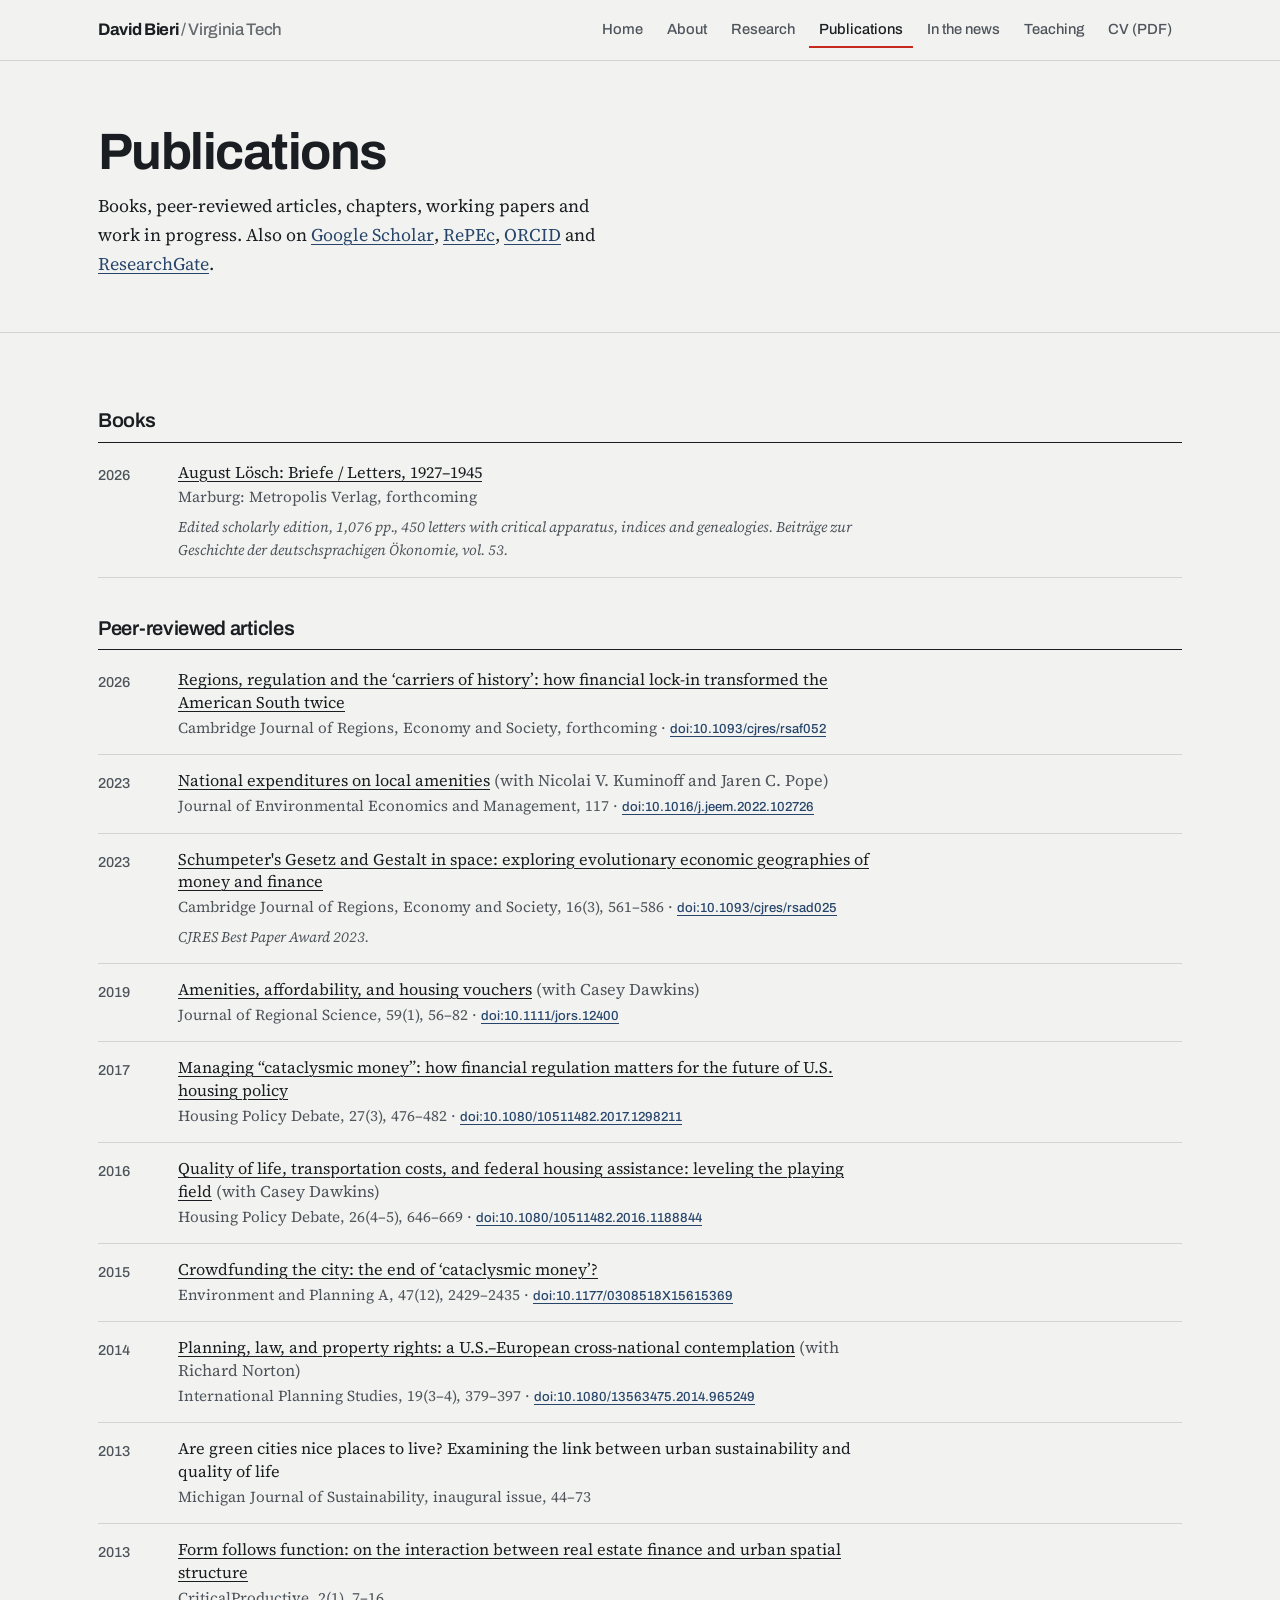
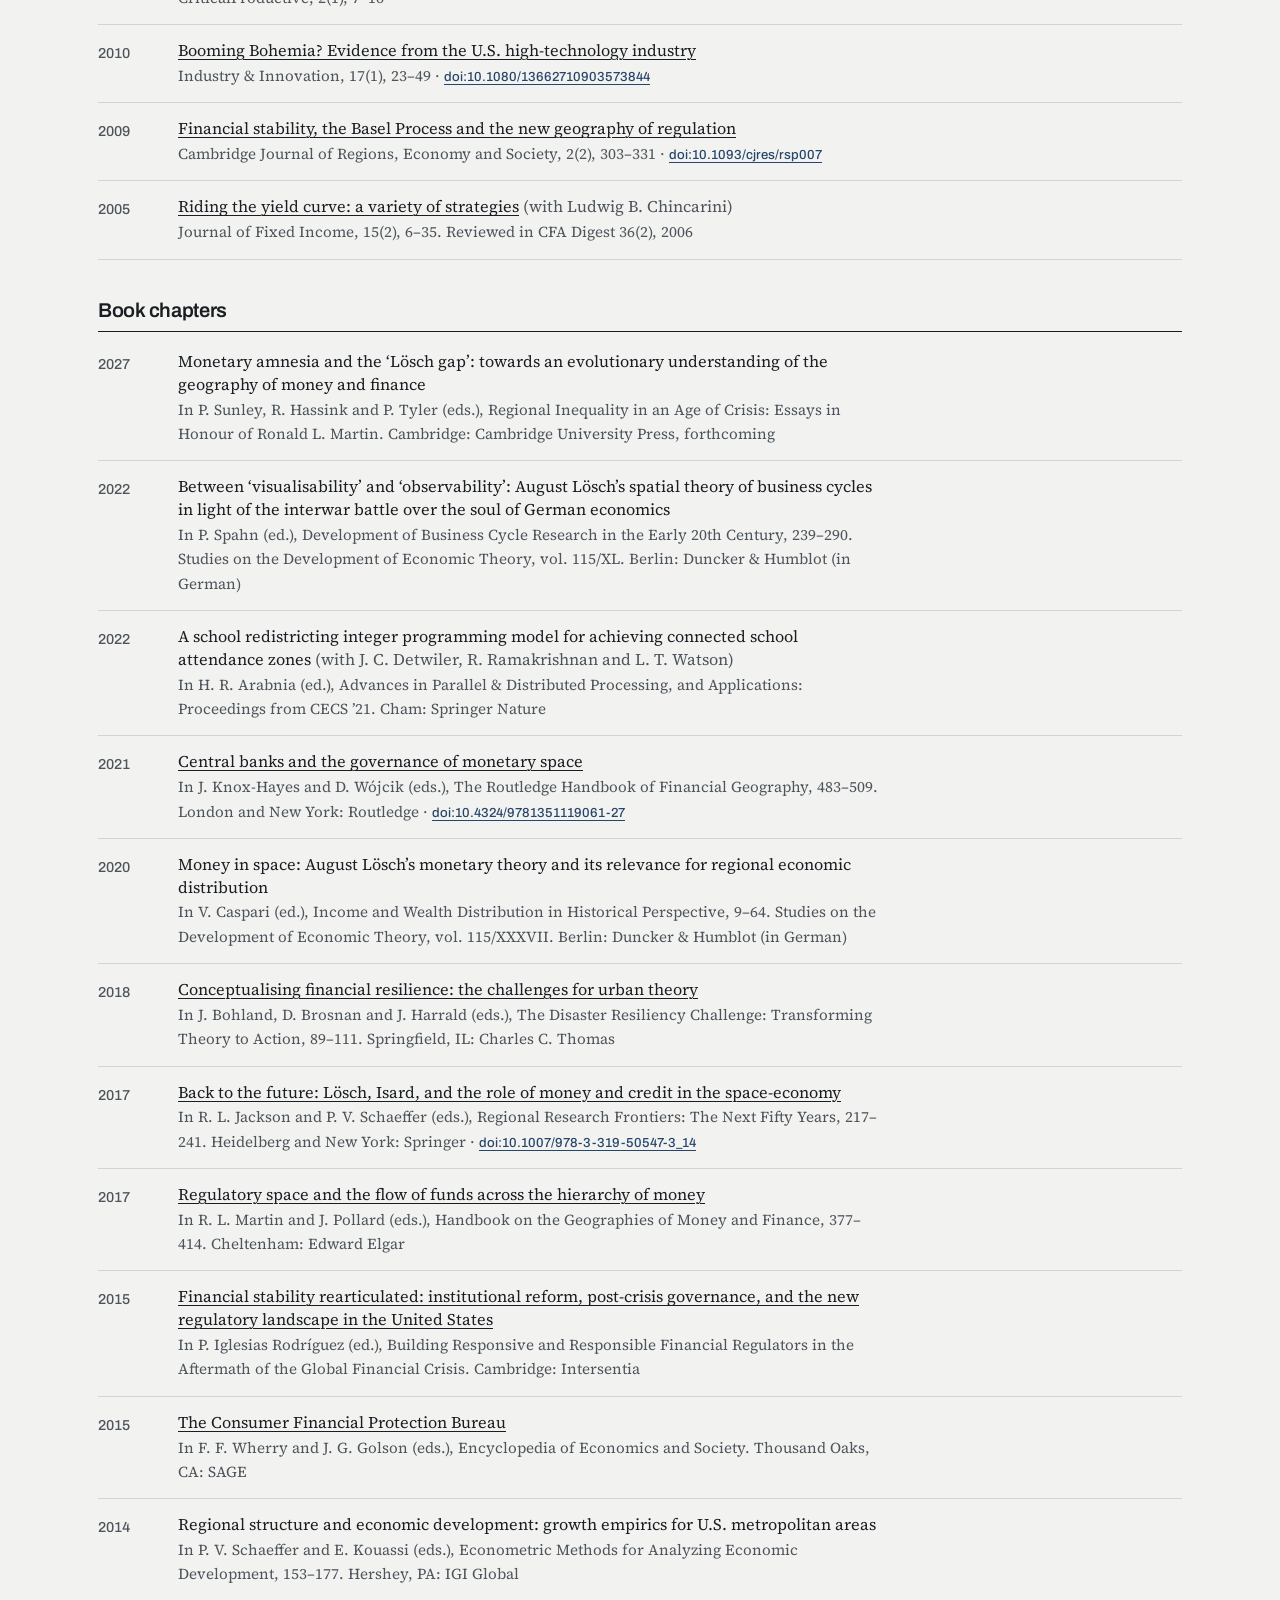
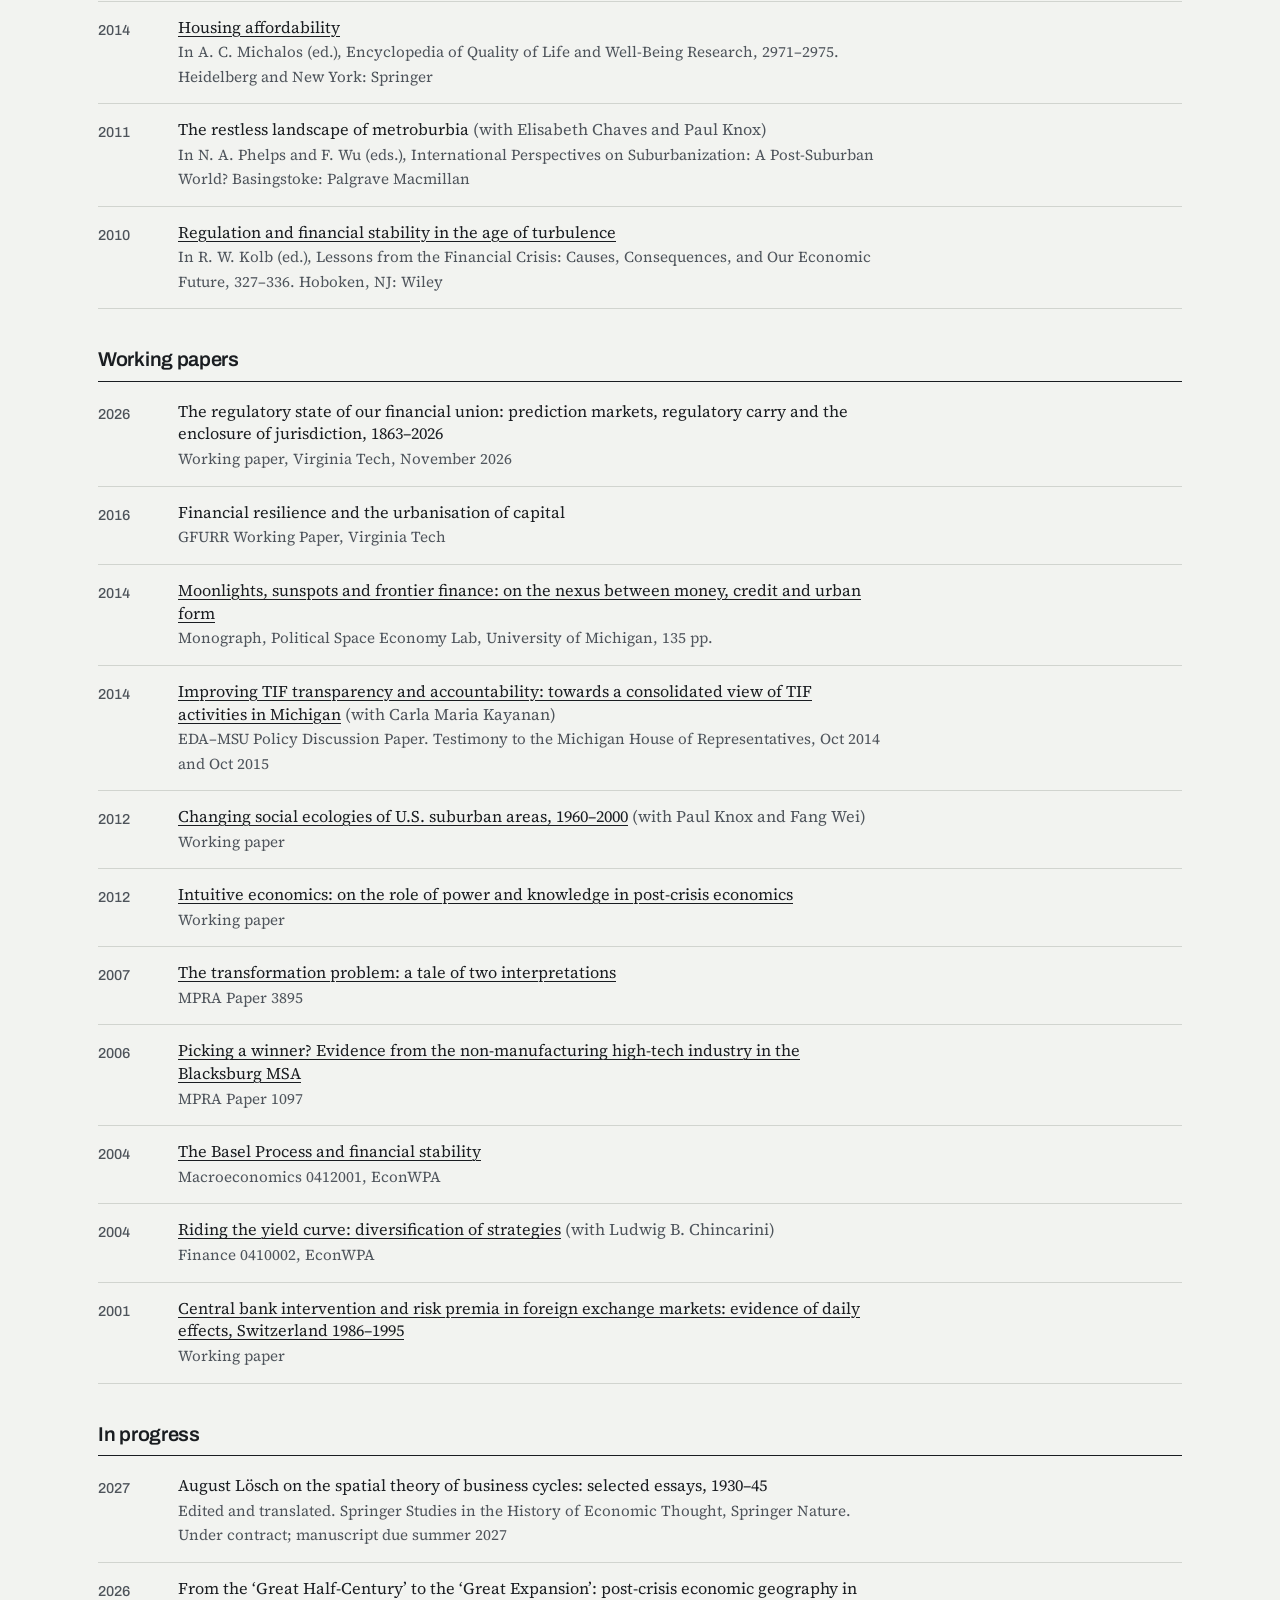
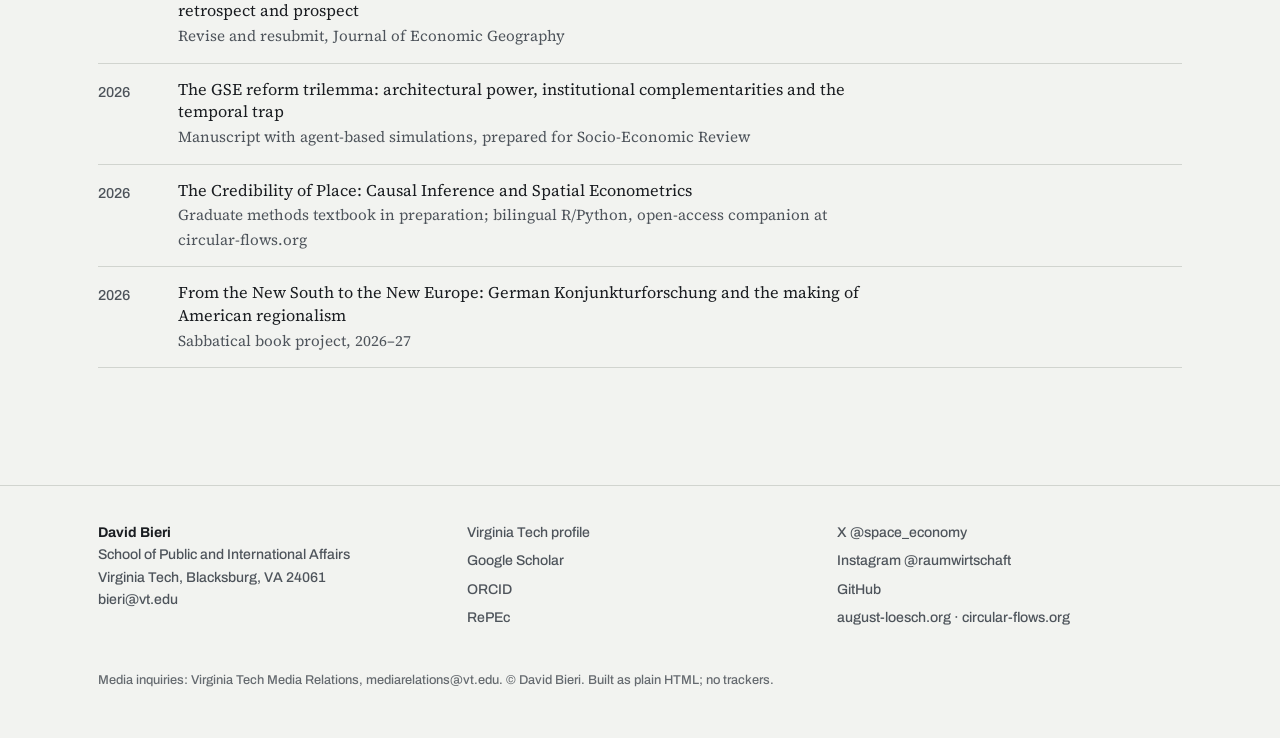
<file: publications.html>
<!DOCTYPE html>
<html lang="en">
<head>
<meta charset="utf-8">
<meta name="viewport" content="width=device-width, initial-scale=1">
<title>Publications — David Bieri</title>
<meta name="description" content="Books, peer-reviewed articles, chapters and working papers by David Bieri.">
<link rel="canonical" href="https://www.david-bieri.com/publications.html">
<meta property="og:title" content="Publications | David Bieri">
<meta property="og:description" content="Books, peer-reviewed articles, chapters and working papers by David Bieri.">
<meta property="og:url" content="https://www.david-bieri.com/publications.html">
<meta property="og:type" content="website">
<meta name="twitter:title" content="Publications | David Bieri">
<meta name="twitter:description" content="Books, peer-reviewed articles, chapters and working papers by David Bieri.">
<meta property="og:image" content="https://www.david-bieri.com/assets/images/og.jpg">
<meta property="og:image:width" content="1200">
<meta property="og:image:height" content="630">
<meta property="og:image:alt" content="David Bieri in his office at Virginia Tech, in front of a bookcase">
<meta name="twitter:card" content="summary_large_image">
<meta name="twitter:image" content="https://www.david-bieri.com/assets/images/og.jpg">
<link rel="preload" href="assets/fonts/source-serif-4-latin.woff2" as="font" type="font/woff2" crossorigin>
<link rel="preload" href="assets/fonts/archivo-latin.woff2" as="font" type="font/woff2" crossorigin>
<meta name="theme-color" content="#F2F3F0" media="(prefers-color-scheme: light)">
<meta name="theme-color" content="#17191C" media="(prefers-color-scheme: dark)">
<link rel="icon" href="assets/images/icon.svg" type="image/svg+xml">
<link rel="icon" href="assets/images/icon-32.png" sizes="32x32" type="image/png">
<link rel="apple-touch-icon" href="assets/images/apple-touch-icon.png">
<link rel="stylesheet" href="assets/css/main.css">
</head>
<body>
<a class="skip" href="#content">Skip to content</a>
<header class="site-head">
  <div class="wrap">
    <a class="brand" href="index.html">David Bieri <span>/ Virginia Tech</span></a>
    <button class="nav-toggle" aria-expanded="false" aria-controls="nav">Menu</button>
    <nav class="nav" id="nav" aria-label="Site">
      <a href="index.html">Home</a><a href="about.html">About</a><a href="research.html">Research</a><a href="publications.html" aria-current="page">Publications</a><a href="media.html">In the news</a><a href="teaching.html">Teaching</a><a href="assets/docs/CV_DSBieri.pdf">CV (PDF)</a>
    </nav>
  </div>
</header>

<section id="content" class="intro">
  <div class="wrap">
    <h1>Publications</h1>
    <p>Books, peer-reviewed articles, chapters, working papers and work in progress. Also on <a href="https://scholar.google.com/citations?user=l_KyksEAAAAJ" target="_blank" rel="noopener">Google Scholar</a>, <a href="https://ideas.repec.org/e/pbi53.html" target="_blank" rel="noopener">RePEc</a>, <a href="https://orcid.org/0000-0002-4322-5950" target="_blank" rel="noopener">ORCID</a> and <a href="https://www.researchgate.net/profile/David-Bieri" target="_blank" rel="noopener">ResearchGate</a>.</p>
  </div>
</section>
<section class="section"><div class="wrap"><div id="pubs"></div></div></section>
<footer class="site-foot">
  <div class="wrap">
    <div><b class="sans foot-name">David Bieri</b><br>School of Public and International Affairs<br>Virginia Tech, Blacksburg, VA 24061<br><a href="mailto:bieri@vt.edu">bieri@vt.edu</a></div>
    <ul><li><a href="https://experts.vt.edu/4653-david-bieri" target="_blank" rel="noopener">Virginia Tech profile</a></li><li><a href="https://scholar.google.com/citations?user=l_KyksEAAAAJ" target="_blank" rel="noopener">Google Scholar</a></li><li><a href="https://orcid.org/0000-0002-4322-5950" target="_blank" rel="noopener">ORCID</a></li><li><a href="https://ideas.repec.org/e/pbi53.html" target="_blank" rel="noopener">RePEc</a></li></ul>
    <ul><li><a href="https://x.com/space_economy" target="_blank" rel="noopener">X @space_economy</a></li><li><a href="https://www.instagram.com/raumwirtschaft" target="_blank" rel="noopener">Instagram @raumwirtschaft</a></li><li><a href="https://github.com/david-bieri" target="_blank" rel="noopener">GitHub</a></li><li><a href="https://august-loesch.org" target="_blank" rel="noopener">august-loesch.org</a> · <a href="https://circular-flows.org" target="_blank" rel="noopener">circular-flows.org</a></li></ul>
    <div class="fine">Media inquiries: Virginia Tech Media Relations, mediarelations@vt.edu. © David Bieri. Built as plain HTML; no trackers.</div>
  </div>
</footer>
<script src="assets/data/publications.js"></script>
<script src="assets/js/site.js"></script>
</body>
</html>
</file>
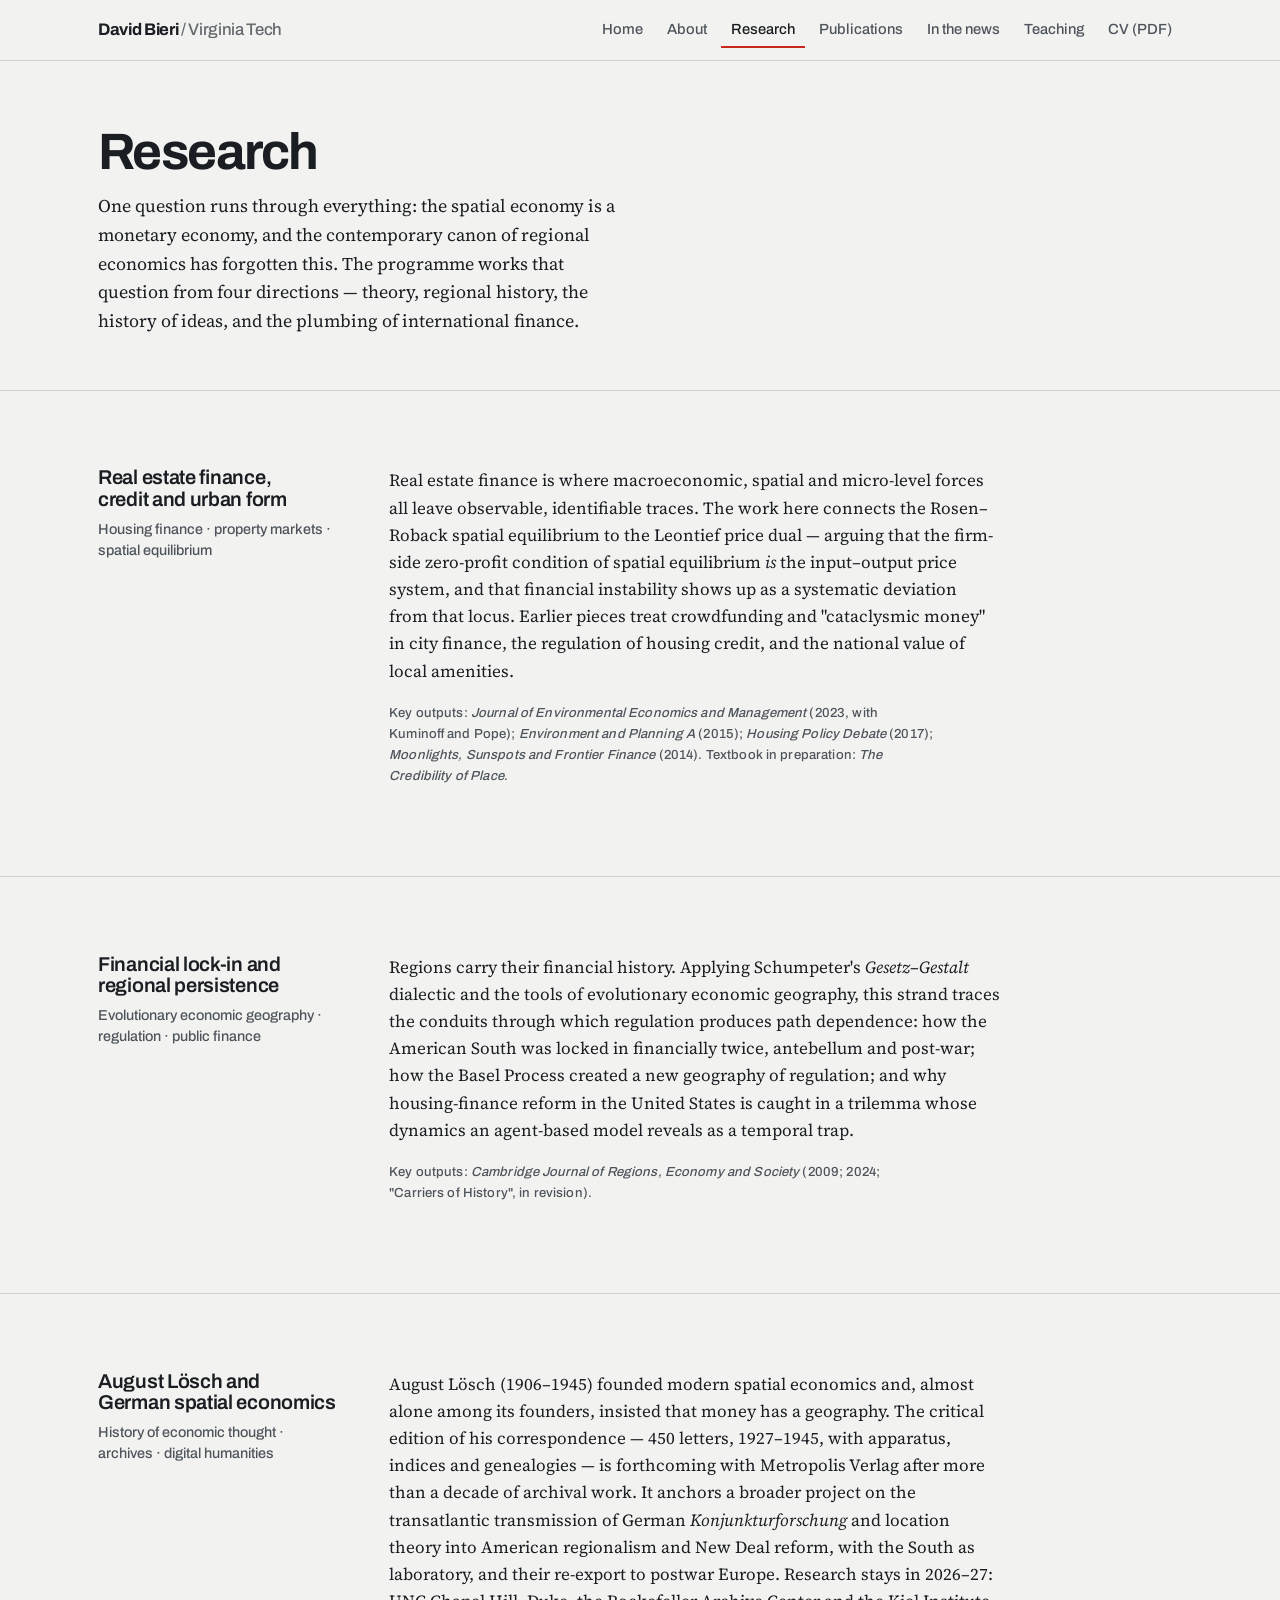
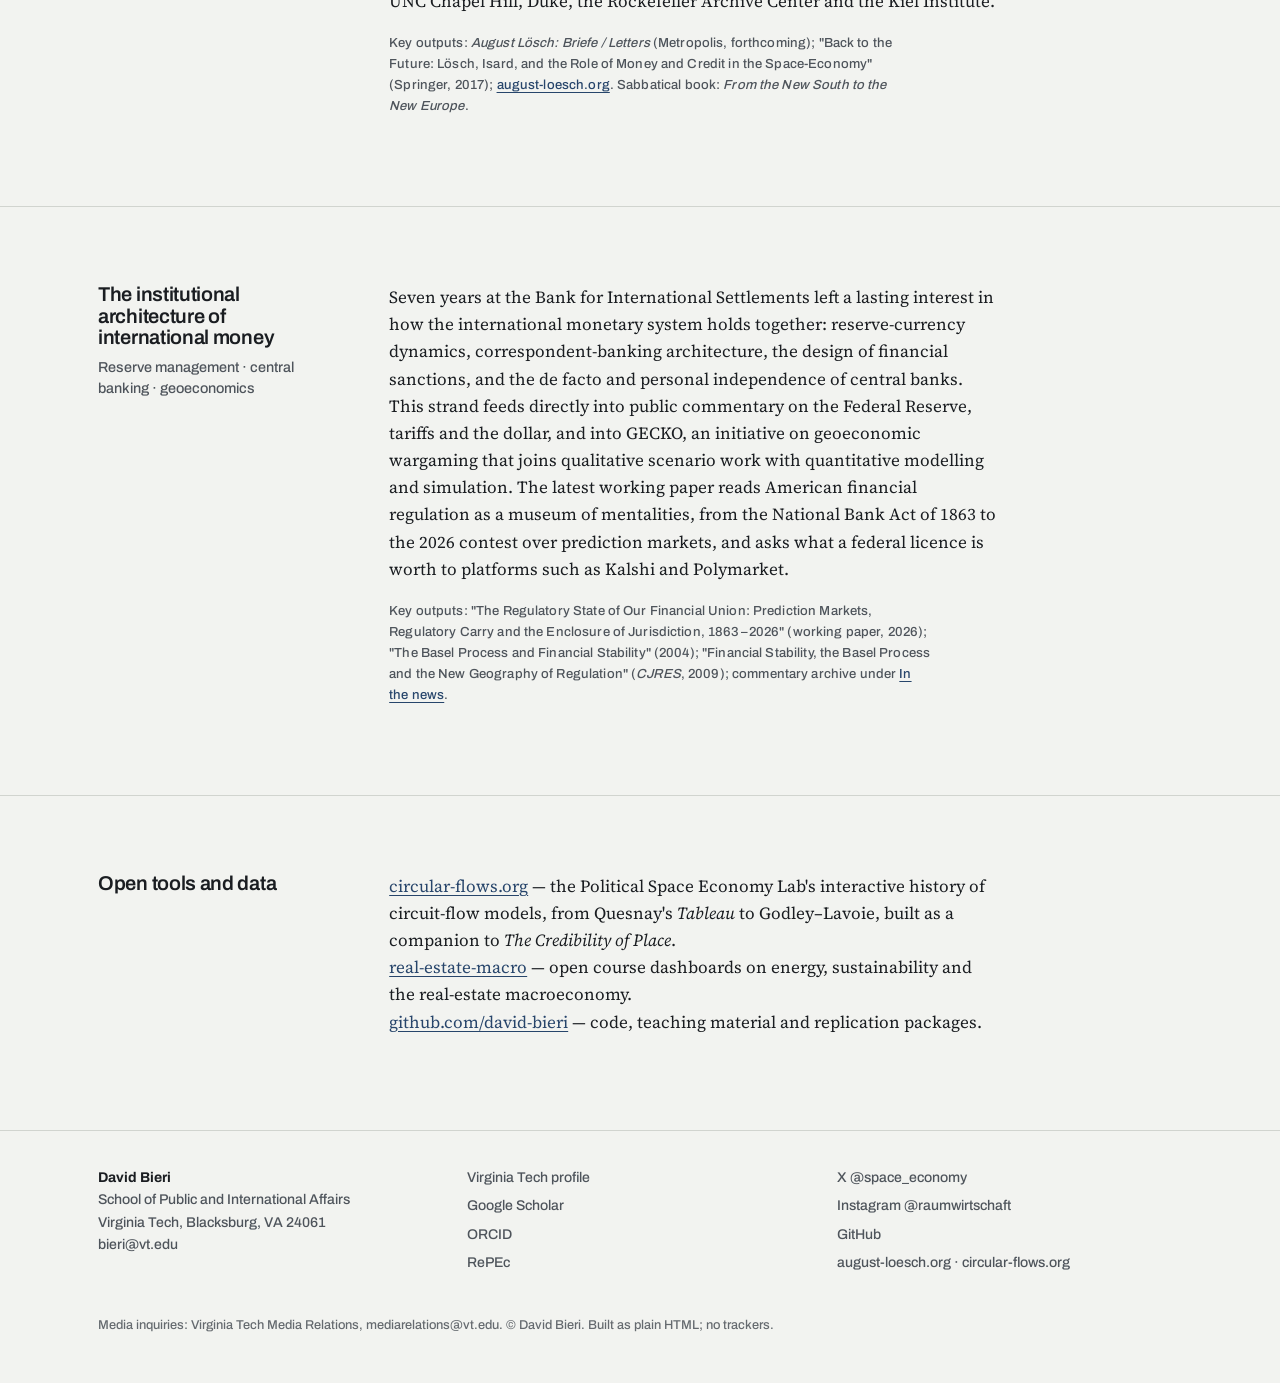
<file: research.html>
<!DOCTYPE html>
<html lang="en">
<head>
<meta charset="utf-8">
<meta name="viewport" content="width=device-width, initial-scale=1">
<title>Research — David Bieri</title>
<meta name="description" content="Research programme of David Bieri: real estate finance, credit and urban form; financial lock-in and regional persistence; August Lösch and German spatial economics; the architecture of international money.">
<link rel="canonical" href="https://www.david-bieri.com/research.html">
<meta property="og:title" content="Research | David Bieri">
<meta property="og:description" content="Research programme of David Bieri: real estate finance, credit and urban form; financial lock-in and regional persistence; August Lösch and German spatial economics; the architecture of international money.">
<meta property="og:url" content="https://www.david-bieri.com/research.html">
<meta property="og:type" content="website">
<meta name="twitter:title" content="Research | David Bieri">
<meta name="twitter:description" content="Research programme of David Bieri: real estate finance, credit and urban form; financial lock-in and regional persistence; August Lösch and German spatial economics; the architecture of international money.">
<meta property="og:image" content="https://www.david-bieri.com/assets/images/og.jpg">
<meta property="og:image:width" content="1200">
<meta property="og:image:height" content="630">
<meta property="og:image:alt" content="David Bieri in his office at Virginia Tech, in front of a bookcase">
<meta name="twitter:card" content="summary_large_image">
<meta name="twitter:image" content="https://www.david-bieri.com/assets/images/og.jpg">
<link rel="preload" href="assets/fonts/source-serif-4-latin.woff2" as="font" type="font/woff2" crossorigin>
<link rel="preload" href="assets/fonts/archivo-latin.woff2" as="font" type="font/woff2" crossorigin>
<meta name="theme-color" content="#F2F3F0" media="(prefers-color-scheme: light)">
<meta name="theme-color" content="#17191C" media="(prefers-color-scheme: dark)">
<link rel="icon" href="assets/images/icon.svg" type="image/svg+xml">
<link rel="icon" href="assets/images/icon-32.png" sizes="32x32" type="image/png">
<link rel="apple-touch-icon" href="assets/images/apple-touch-icon.png">
<link rel="stylesheet" href="assets/css/main.css">
</head>
<body>
<a class="skip" href="#content">Skip to content</a>
<header class="site-head">
  <div class="wrap">
    <a class="brand" href="index.html">David Bieri <span>/ Virginia Tech</span></a>
    <button class="nav-toggle" aria-expanded="false" aria-controls="nav">Menu</button>
    <nav class="nav" id="nav" aria-label="Site">
      <a href="index.html">Home</a><a href="about.html">About</a><a href="research.html" aria-current="page">Research</a><a href="publications.html">Publications</a><a href="media.html">In the news</a><a href="teaching.html">Teaching</a><a href="assets/docs/CV_DSBieri.pdf">CV (PDF)</a>
    </nav>
  </div>
</header>

<section id="content" class="intro">
  <div class="wrap">
    <h1>Research</h1>
    <p>One question runs through everything: the spatial economy is a monetary economy, and the contemporary canon of regional economics has forgotten this. The programme works that question from four directions — theory, regional history, the history of ideas, and the plumbing of international finance.</p>
  </div>
</section>

<section class="section">
  <div class="wrap cols">
    <aside><h2>Real estate finance, credit and urban form</h2><p>Housing finance · property markets · spatial equilibrium</p></aside>
    <div>
      <p>Real estate finance is where macroeconomic, spatial and micro-level forces all leave observable, identifiable traces. The work here connects the Rosen–Roback spatial equilibrium to the Leontief price dual — arguing that the firm-side zero-profit condition of spatial equilibrium <em>is</em> the input–output price system, and that financial instability shows up as a systematic deviation from that locus. Earlier pieces treat crowdfunding and "cataclysmic money" in city finance, the regulation of housing credit, and the national value of local amenities.</p>
      <p class="meta">Key outputs: <em>Journal of Environmental Economics and Management</em> (2023, with Kuminoff and Pope); <em>Environment and Planning A</em> (2015); <em>Housing Policy Debate</em> (2017); <em>Moonlights, Sunspots and Frontier Finance</em> (2014). Textbook in preparation: <em>The Credibility of Place</em>.</p>
    </div>
  </div>
</section>

<section class="section">
  <div class="wrap cols">
    <aside><h2>Financial lock-in and regional persistence</h2><p>Evolutionary economic geography · regulation · public finance</p></aside>
    <div>
      <p>Regions carry their financial history. Applying Schumpeter's <em>Gesetz</em>–<em>Gestalt</em> dialectic and the tools of evolutionary economic geography, this strand traces the conduits through which regulation produces path dependence: how the American South was locked in financially twice, antebellum and post-war; how the Basel Process created a new geography of regulation; and why housing-finance reform in the United States is caught in a trilemma whose dynamics an agent-based model reveals as a temporal trap.</p>
      <p class="meta">Key outputs: <em>Cambridge Journal of Regions, Economy and Society</em> (2009; 2024; "Carriers of History", in revision).</p>
    </div>
  </div>
</section>

<section class="section">
  <div class="wrap cols">
    <aside><h2>August Lösch and German spatial economics</h2><p>History of economic thought · archives · digital humanities</p></aside>
    <div>
      <p>August Lösch (1906–1945) founded modern spatial economics and, almost alone among its founders, insisted that money has a geography. The critical edition of his correspondence — 450 letters, 1927–1945, with apparatus, indices and genealogies — is forthcoming with Metropolis Verlag after more than a decade of archival work. It anchors a broader project on the transatlantic transmission of German <em>Konjunkturforschung</em> and location theory into American regionalism and New Deal reform, with the South as laboratory, and their re-export to postwar Europe. Research stays in 2026–27: UNC Chapel Hill, Duke, the Rockefeller Archive Center and the Kiel Institute.</p>
      <p class="meta">Key outputs: <em>August Lösch: Briefe / Letters</em> (Metropolis, forthcoming); "Back to the Future: Lösch, Isard, and the Role of Money and Credit in the Space-Economy" (Springer, 2017); <a href="https://august-loesch.org" target="_blank" rel="noopener">august-loesch.org</a>. Sabbatical book: <em>From the New South to the New Europe</em>.</p>
    </div>
  </div>
</section>

<section class="section">
  <div class="wrap cols">
    <aside><h2>The institutional architecture of international money</h2><p>Reserve management · central banking · geoeconomics</p></aside>
    <div>
      <p>Seven years at the Bank for International Settlements left a lasting interest in how the international monetary system holds together: reserve-currency dynamics, correspondent-banking architecture, the design of financial sanctions, and the de facto and personal independence of central banks. This strand feeds directly into public commentary on the Federal Reserve, tariffs and the dollar, and into GECKO, an initiative on geoeconomic wargaming that joins qualitative scenario work with quantitative modelling and simulation. The latest working paper reads American financial regulation as a museum of mentalities, from the National Bank Act of 1863 to the 2026 contest over prediction markets, and asks what a federal licence is worth to platforms such as Kalshi and Polymarket.</p>
      <p class="meta">Key outputs: "The Regulatory State of Our Financial Union: Prediction Markets, Regulatory Carry and the Enclosure of Jurisdiction, 1863–2026" (working paper, 2026); "The Basel Process and Financial Stability" (2004); "Financial Stability, the Basel Process and the New Geography of Regulation" (<em>CJRES</em>, 2009); commentary archive under <a href="media.html">In the news</a>.</p>
    </div>
  </div>
</section>

<section class="section">
  <div class="wrap cols">
    <aside><h2>Open tools and data</h2></aside>
    <div>
      <p><a href="https://circular-flows.org" target="_blank" rel="noopener">circular-flows.org</a> — the Political Space Economy Lab's interactive history of circuit-flow models, from Quesnay's <em>Tableau</em> to Godley–Lavoie, built as a companion to <em>The Credibility of Place</em>.<br>
      <a href="https://github.com/david-bieri/real-estate-macro" target="_blank" rel="noopener">real-estate-macro</a> — open course dashboards on energy, sustainability and the real-estate macroeconomy.<br>
      <a href="https://github.com/david-bieri" target="_blank" rel="noopener">github.com/david-bieri</a> — code, teaching material and replication packages.</p>
    </div>
  </div>
</section>

<footer class="site-foot">
  <div class="wrap">
    <div><b class="sans foot-name">David Bieri</b><br>School of Public and International Affairs<br>Virginia Tech, Blacksburg, VA 24061<br><a href="mailto:bieri@vt.edu">bieri@vt.edu</a></div>
    <ul><li><a href="https://experts.vt.edu/4653-david-bieri" target="_blank" rel="noopener">Virginia Tech profile</a></li><li><a href="https://scholar.google.com/citations?user=l_KyksEAAAAJ" target="_blank" rel="noopener">Google Scholar</a></li><li><a href="https://orcid.org/0000-0002-4322-5950" target="_blank" rel="noopener">ORCID</a></li><li><a href="https://ideas.repec.org/e/pbi53.html" target="_blank" rel="noopener">RePEc</a></li></ul>
    <ul><li><a href="https://x.com/space_economy" target="_blank" rel="noopener">X @space_economy</a></li><li><a href="https://www.instagram.com/raumwirtschaft" target="_blank" rel="noopener">Instagram @raumwirtschaft</a></li><li><a href="https://github.com/david-bieri" target="_blank" rel="noopener">GitHub</a></li><li><a href="https://august-loesch.org" target="_blank" rel="noopener">august-loesch.org</a> · <a href="https://circular-flows.org" target="_blank" rel="noopener">circular-flows.org</a></li></ul>
    <div class="fine">Media inquiries: Virginia Tech Media Relations, mediarelations@vt.edu. © David Bieri. Built as plain HTML; no trackers.</div>
  </div>
</footer>
<script src="assets/js/site.js"></script>
</body>
</html>
</file>
<file: assets/css/main.css>
/* david-bieri.com — one stylesheet, no framework.
   Fonts: self-hosted woff2 from Google Fonts' own unicode-range subsets (Archivo v25, Source Serif 4 v15); see
   assets/fonts/README.md. One rule per weight, as in Google's CSS, so weight matching is unchanged. */
@font-face { font-family: "Archivo"; font-style: normal; font-weight: 500; font-stretch: 100%; font-display: swap; src: url(../fonts/archivo-latin-ext.woff2) format("woff2"); unicode-range: U+0100-02BA, U+02BD-02C5, U+02C7-02CC, U+02CE-02D7, U+02DD-02FF, U+0304, U+0308, U+0329, U+1D00-1DBF, U+1E00-1E9F, U+1EF2-1EFF, U+2020, U+20A0-20AB, U+20AD-20C4, U+2113, U+2C60-2C7F, U+A720-A7FF; }
@font-face { font-family: "Archivo"; font-style: normal; font-weight: 500; font-stretch: 100%; font-display: swap; src: url(../fonts/archivo-latin.woff2) format("woff2"); unicode-range: U+0000-00FF, U+0131, U+0152-0153, U+02BB-02BC, U+02C6, U+02DA, U+02DC, U+0304, U+0308, U+0329, U+2000-206F, U+20AC, U+2122, U+2191, U+2193, U+2212, U+2215, U+FEFF, U+FFFD; }
@font-face { font-family: "Archivo"; font-style: normal; font-weight: 600; font-stretch: 100%; font-display: swap; src: url(../fonts/archivo-latin-ext.woff2) format("woff2"); unicode-range: U+0100-02BA, U+02BD-02C5, U+02C7-02CC, U+02CE-02D7, U+02DD-02FF, U+0304, U+0308, U+0329, U+1D00-1DBF, U+1E00-1E9F, U+1EF2-1EFF, U+2020, U+20A0-20AB, U+20AD-20C4, U+2113, U+2C60-2C7F, U+A720-A7FF; }
@font-face { font-family: "Archivo"; font-style: normal; font-weight: 600; font-stretch: 100%; font-display: swap; src: url(../fonts/archivo-latin.woff2) format("woff2"); unicode-range: U+0000-00FF, U+0131, U+0152-0153, U+02BB-02BC, U+02C6, U+02DA, U+02DC, U+0304, U+0308, U+0329, U+2000-206F, U+20AC, U+2122, U+2191, U+2193, U+2212, U+2215, U+FEFF, U+FFFD; }
@font-face { font-family: "Archivo"; font-style: normal; font-weight: 700; font-stretch: 100%; font-display: swap; src: url(../fonts/archivo-latin-ext.woff2) format("woff2"); unicode-range: U+0100-02BA, U+02BD-02C5, U+02C7-02CC, U+02CE-02D7, U+02DD-02FF, U+0304, U+0308, U+0329, U+1D00-1DBF, U+1E00-1E9F, U+1EF2-1EFF, U+2020, U+20A0-20AB, U+20AD-20C4, U+2113, U+2C60-2C7F, U+A720-A7FF; }
@font-face { font-family: "Archivo"; font-style: normal; font-weight: 700; font-stretch: 100%; font-display: swap; src: url(../fonts/archivo-latin.woff2) format("woff2"); unicode-range: U+0000-00FF, U+0131, U+0152-0153, U+02BB-02BC, U+02C6, U+02DA, U+02DC, U+0304, U+0308, U+0329, U+2000-206F, U+20AC, U+2122, U+2191, U+2193, U+2212, U+2215, U+FEFF, U+FFFD; }
@font-face { font-family: "Source Serif 4"; font-style: italic; font-weight: 400; font-display: swap; src: url(../fonts/source-serif-4-italic-cyrillic.woff2) format("woff2"); unicode-range: U+0301, U+0400-045F, U+0490-0491, U+04B0-04B1, U+2116; }
@font-face { font-family: "Source Serif 4"; font-style: italic; font-weight: 400; font-display: swap; src: url(../fonts/source-serif-4-italic-latin-ext.woff2) format("woff2"); unicode-range: U+0100-02BA, U+02BD-02C5, U+02C7-02CC, U+02CE-02D7, U+02DD-02FF, U+0304, U+0308, U+0329, U+1D00-1DBF, U+1E00-1E9F, U+1EF2-1EFF, U+2020, U+20A0-20AB, U+20AD-20C4, U+2113, U+2C60-2C7F, U+A720-A7FF; }
@font-face { font-family: "Source Serif 4"; font-style: italic; font-weight: 400; font-display: swap; src: url(../fonts/source-serif-4-italic-latin.woff2) format("woff2"); unicode-range: U+0000-00FF, U+0131, U+0152-0153, U+02BB-02BC, U+02C6, U+02DA, U+02DC, U+0304, U+0308, U+0329, U+2000-206F, U+20AC, U+2122, U+2191, U+2193, U+2212, U+2215, U+FEFF, U+FFFD; }
@font-face { font-family: "Source Serif 4"; font-style: normal; font-weight: 400; font-display: swap; src: url(../fonts/source-serif-4-cyrillic.woff2) format("woff2"); unicode-range: U+0301, U+0400-045F, U+0490-0491, U+04B0-04B1, U+2116; }
@font-face { font-family: "Source Serif 4"; font-style: normal; font-weight: 400; font-display: swap; src: url(../fonts/source-serif-4-latin-ext.woff2) format("woff2"); unicode-range: U+0100-02BA, U+02BD-02C5, U+02C7-02CC, U+02CE-02D7, U+02DD-02FF, U+0304, U+0308, U+0329, U+1D00-1DBF, U+1E00-1E9F, U+1EF2-1EFF, U+2020, U+20A0-20AB, U+20AD-20C4, U+2113, U+2C60-2C7F, U+A720-A7FF; }
@font-face { font-family: "Source Serif 4"; font-style: normal; font-weight: 400; font-display: swap; src: url(../fonts/source-serif-4-latin.woff2) format("woff2"); unicode-range: U+0000-00FF, U+0131, U+0152-0153, U+02BB-02BC, U+02C6, U+02DA, U+02DC, U+0304, U+0308, U+0329, U+2000-206F, U+20AC, U+2122, U+2191, U+2193, U+2212, U+2215, U+FEFF, U+FFFD; }
@font-face { font-family: "Source Serif 4"; font-style: normal; font-weight: 600; font-display: swap; src: url(../fonts/source-serif-4-cyrillic.woff2) format("woff2"); unicode-range: U+0301, U+0400-045F, U+0490-0491, U+04B0-04B1, U+2116; }
@font-face { font-family: "Source Serif 4"; font-style: normal; font-weight: 600; font-display: swap; src: url(../fonts/source-serif-4-latin-ext.woff2) format("woff2"); unicode-range: U+0100-02BA, U+02BD-02C5, U+02C7-02CC, U+02CE-02D7, U+02DD-02FF, U+0304, U+0308, U+0329, U+1D00-1DBF, U+1E00-1E9F, U+1EF2-1EFF, U+2020, U+20A0-20AB, U+20AD-20C4, U+2113, U+2C60-2C7F, U+A720-A7FF; }
@font-face { font-family: "Source Serif 4"; font-style: normal; font-weight: 600; font-display: swap; src: url(../fonts/source-serif-4-latin.woff2) format("woff2"); unicode-range: U+0000-00FF, U+0131, U+0152-0153, U+02BB-02BC, U+02C6, U+02DA, U+02DC, U+0304, U+0308, U+0329, U+2000-206F, U+20AC, U+2122, U+2191, U+2193, U+2212, U+2215, U+FEFF, U+FFFD; }

/* Tokens ------------------------------------------------------------ */
:root {
  --paper: #F2F3F0;
  --paper-2: #E8EAE6;
  --ink: #1A1D21;
  --ink-2: #4E545B;
  --ink-3: #656A6F;
  --rule: #D1D4CF;
  --red: #C8291E;
  --link: #27456B;
  --max: 1180px;
  --gutter: clamp(16px, 4vw, 48px);
  --serif: "Source Serif 4", Georgia, "Times New Roman", serif;
  --sans: "Archivo", "Helvetica Neue", Arial, sans-serif;
  --ease: cubic-bezier(.2,.7,.2,1);
}
@media (prefers-color-scheme: dark) {
  :root { --paper:#17191C; --paper-2:#1F2226; --ink:#EDEEEA; --ink-2:#B9BDC2; --ink-3:#83898F; --rule:#2E3238; --red:#F25A4E; --link:#9DB8DA; } /* red: 5.3:1 on paper, 4.8:1 on paper-2 (was #E8463A, 4.1:1 on paper-2) */
}

*,*::before,*::after { box-sizing: border-box; }
[hidden] { display: none !important; } /* author display rules (.btn, .news-grid) must not undo the hidden attribute */
html { -webkit-text-size-adjust: 100%; scroll-behavior: smooth; scroll-padding-top: 76px; } /* anchors clear the 60px sticky header */
[id] { scroll-margin-top: 76px; }
@media (prefers-reduced-motion: reduce) { html { scroll-behavior: auto; } *,*::before,*::after { transition: none !important; animation: none !important; } }
body { margin:0; background: var(--paper); color: var(--ink); font-family: var(--serif); font-size: 17px; line-height: 1.6; font-feature-settings: "liga","kern"; }
img { max-width: 100%; height: auto; display: block; }
a { color: var(--link); text-decoration: underline; text-decoration-thickness: 1px; text-underline-offset: 3px; }
a:hover { color: var(--ink); }
:focus-visible { outline: 2px solid var(--red); outline-offset: 3px; }
h1,h2,h3,h4 { font-family: var(--sans); font-weight: 600; letter-spacing: -0.015em; line-height: 1.08; margin: 0 0 .5em; text-wrap: balance; }
p, li { text-wrap: pretty; } /* no single-word last lines where the browser supports it */
::selection { background: var(--ink); color: var(--paper); }
:root { accent-color: var(--red); }
.skip { position: absolute; left: 16px; top: -100px; z-index: 30; font-family: var(--sans); font-size: .92rem; font-weight: 600; background: var(--ink); color: var(--paper); padding: 10px 14px; border-radius: 3px; text-decoration: none; }
.skip:focus { top: 8px; }
.pub .doi { font-family: var(--sans); font-size: .82rem; }
.sr-only { position: absolute; width: 1px; height: 1px; padding: 0; margin: -1px; overflow: hidden; clip: rect(0 0 0 0); white-space: nowrap; border: 0; }
@media (max-height: 500px) { header.site-head .wrap { min-height: 48px; } header.site-head .nav { top: 48px; } } /* phones in landscape */
h1 { font-size: clamp(2.4rem, 6vw, 4.6rem); font-weight: 700; letter-spacing: -0.03em; }
h2 { font-size: clamp(1.5rem, 2.8vw, 2.1rem); }
h3 { font-size: 1.15rem; }
p { margin: 0 0 1em; max-width: 68ch; }
.wrap { max-width: var(--max); margin: 0 auto; padding: 0 var(--gutter); }
.sans { font-family: var(--sans); }
.muted { color: var(--ink-2); }
.small { font-size: .9rem; }
.meta { font-family: var(--sans); font-size: .82rem; color: var(--ink-2); letter-spacing: .01em; }
hr { border: 0; border-top: 1px solid var(--rule); margin: 0; }

/* Header ---------------------------------------------------------- */
.site-head { border-bottom: 1px solid var(--rule); background: var(--paper); position: sticky; top: 0; z-index: 20; }
.site-head .wrap { display: flex; align-items: center; justify-content: space-between; gap: 24px; min-height: 60px; }
.brand { font-family: var(--sans); font-weight: 700; letter-spacing: -0.02em; text-decoration: none; color: var(--ink); font-size: 1.05rem; }
.brand span { color: var(--ink-3); font-weight: 500; }
.nav { display: flex; gap: 4px; flex-wrap: wrap; }
.nav a { font-family: var(--sans); font-size: .92rem; text-decoration: none; color: var(--ink-2); padding: 6px 10px; border-radius: 3px; }
.nav a:hover { color: var(--ink); background: var(--paper-2); }
.nav a[aria-current="page"] { color: var(--ink); box-shadow: inset 0 -2px 0 var(--red); border-radius: 0; }
.nav-toggle { display: none; }
@media (max-width: 900px) { /* "CV (PDF)" made the seven links wrap below 900px; phones in landscape get the menu */
  .nav-toggle { display: inline-flex; align-items: center; gap: 8px; font-family: var(--sans); font-size: .9rem; background: none; border: 1px solid var(--rule); color: var(--ink); padding: 8px 14px; min-height: 44px; border-radius: 3px; cursor: pointer; }
  .nav { display: none; position: absolute; left: 0; right: 0; top: 60px; background: var(--paper); border-bottom: 1px solid var(--rule); padding: 8px var(--gutter) 14px; flex-direction: column; }
  .nav a { padding: 12px 10px; } /* 44px rows */
  .nav.open { display: flex; }
}

/* Hero ------------------------------------------------------------ */
.hero { padding: clamp(40px, 7vw, 96px) 0 clamp(28px, 4vw, 48px); border-bottom: 1px solid var(--rule); position: relative; overflow: hidden; }
.hero .wrap { display: grid; grid-template-columns: minmax(0, 1.4fr) minmax(240px, .8fr); gap: clamp(24px, 4vw, 64px); align-items: end; }
.hero h1 { max-width: 12ch; margin-bottom: 20px; }
.hero .lede { font-size: clamp(1.15rem, 1.6vw, 1.35rem); line-height: 1.45; max-width: 36ch; color: var(--ink); }
.hero .lede em { font-style: italic; }
.hero .roles { font-family: var(--sans); font-size: .95rem; color: var(--ink-2); line-height: 1.5; margin-top: 18px; max-width: 46ch; }
.portrait { aspect-ratio: 4 / 5; background: var(--paper-2); border: 1px solid var(--rule); position: relative; overflow: hidden; }
.portrait img { position: relative; width: 100%; height: 100%; object-fit: cover; } /* above the DB fallback */
.portrait .fallback { position: absolute; inset: 0; display: grid; place-items: center; font-family: var(--sans); font-weight: 700; font-size: 4rem; color: var(--ink-3); letter-spacing: -0.05em; }
.portrait figcaption { position: absolute; left: 0; right: 0; bottom: 0; padding: 8px 10px; font-family: var(--sans); font-size: .75rem; color: var(--ink-2); background: linear-gradient(transparent, var(--paper)); }
@media (max-width: 760px) { .hero .wrap { grid-template-columns: 1fr; } .portrait { max-width: 320px; } }
/* About: office banner and press photos */
.banner { margin: clamp(24px, 4vw, 40px) 0 0; aspect-ratio: 12 / 5; border: 1px solid var(--rule); background: var(--paper-2); overflow: hidden; }
.banner img { width: 100%; height: 100%; object-fit: cover; object-position: 50% 30%; }
@media (max-width: 560px) { .banner { aspect-ratio: 3 / 2; } }
.press { display: flex; flex-wrap: wrap; gap: 20px; margin: 4px 0 24px; }
.press figure { margin: 0; width: 140px; }
.press img { display: block; width: 140px; aspect-ratio: 4 / 5; height: auto; object-fit: cover; object-position: 50% 20%; border: 1px solid var(--rule); background: var(--paper-2); }
.press figcaption { margin-top: 8px; font-family: var(--sans); font-size: .82rem; line-height: 1.4; color: var(--ink-2); }

/* Hex lattice (Lösch) — quiet background mark on the hero */
.lattice { position: absolute; right: -60px; top: -40px; width: 520px; height: 520px; opacity: .55; pointer-events: none; color: var(--rule); }
@media (max-width: 760px) { .lattice { display: none; } }

/* Wire strip: latest appearances ----------------------------------- */
.wire { border-bottom: 1px solid var(--rule); background: var(--paper-2); }
.wire .wrap { display: flex; align-items: stretch; gap: 0; }
.wire .tag { font-family: var(--sans); font-size: .78rem; font-weight: 600; color: var(--red); white-space: nowrap; padding: 14px 18px 14px 0; border-right: 1px solid var(--rule); margin-right: 18px; }
.wire ul { list-style: none; margin: 0; padding: 0; display: grid; grid-template-columns: repeat(3, minmax(0, 1fr)); gap: 0 28px; flex: 1; min-width: 0; }
.wire li { padding: 12px 0; font-family: var(--sans); font-size: .88rem; line-height: 1.35; min-width: 0; }
.wire li .w-meta { display: block; font-size: .76rem; color: var(--ink-3); margin-bottom: 2px; }
.wire li b { font-weight: 600; color: var(--ink-2); }
.wire li a, .wire li .plain { color: var(--ink); text-decoration: none; display: -webkit-box; -webkit-line-clamp: 2; -webkit-box-orient: vertical; overflow: hidden; }
.wire li a:hover { text-decoration: underline; }
.wire .wire-all { font-family: var(--sans); font-size: .82rem; white-space: nowrap; align-self: center; margin-left: 24px; color: var(--link); }
@media (max-width: 860px) {
  .wire .wrap { flex-wrap: wrap; }
  .wire .tag { border-right: 0; padding: 12px 0 0; width: 100%; }
  .wire ul { grid-template-columns: 1fr; flex: 1 1 100%; }
  .wire li { padding: 8px 0; border-bottom: 1px solid var(--rule); }
  .wire li:last-child { border-bottom: 0; }
  .wire .wire-all { margin: 10px 0 12px; }
}

/* Sections -------------------------------------------------------- */
.section { padding: clamp(40px, 6vw, 80px) 0; border-bottom: 1px solid var(--rule); }
.section-head { display: flex; align-items: baseline; justify-content: space-between; gap: 24px; margin-bottom: 28px; flex-wrap: wrap; }
.section-head h2 { margin: 0; }
.section-head a.more { font-family: var(--sans); font-size: .9rem; }
.cols { display: grid; grid-template-columns: 240px 1fr; gap: clamp(24px, 4vw, 64px); }
.cols > aside { font-family: var(--sans); font-size: .9rem; color: var(--ink-2); line-height: 1.5; }
.cols > aside h2 { color: var(--ink); font-size: 1.25rem; margin-bottom: 8px; }
@media (max-width: 760px) { .cols { grid-template-columns: 1fr; } }

/* Research threads */
.threads { display: grid; grid-template-columns: repeat(auto-fit, minmax(260px, 1fr)); gap: 0; border-top: 1px solid var(--rule); }
.thread { padding: 24px 24px 24px 0; border-bottom: 1px solid var(--rule); }
.thread h3 { font-size: 1.15rem; margin-bottom: 8px; }
.thread p { font-size: .98rem; color: var(--ink-2); margin: 0; }
.thread .meta { margin-top: 10px; }
@media (min-width: 761px) { .threads { grid-template-columns: 1fr 1fr; } .thread:nth-child(odd) { border-right: 1px solid var(--rule); } .thread:nth-child(even) { padding-left: 24px; } }

.nolink { color: var(--ink); }
audio { display: block; width: 100%; max-width: 420px; margin-top: 8px; height: 32px; }

/* Teaching: the figures in the sentence they prove, and the quotes as a list */
.facts { font-size: 1.08rem; max-width: 62ch; margin-bottom: 40px; }
.h2-tight { margin-bottom: 16px; }
.quote-list { list-style: none; margin: 0; padding: 0; display: grid; grid-template-columns: repeat(auto-fit, minmax(min(420px, 100%), 1fr)); gap: 0 48px; border-top: 1px solid var(--rule); }
.quote-list li { padding: 18px 0 20px; border-bottom: 1px solid var(--rule); }
.quote-list .quote { font-style: italic; color: var(--ink-2); line-height: 1.45; border-left: 1px solid var(--red); padding-left: 12px; margin: 0 0 8px; max-width: 52ch; }
.gap-sm { margin-top: 24px; }
.h3-gap { margin-top: 32px; }
.plain-list { list-style: none; margin: 0 0 12px; padding: 0; }
.plain-list li { padding: 6px 0; border-bottom: 1px solid var(--rule); }
.plain-list b { font-family: var(--sans); font-weight: 600; }
.section-lede { margin-bottom: 22px; }
.band-home { margin-top: 28px; }
.foot-name { color: var(--ink); }
.pub > div { max-width: 78ch; }

/* Publications */
.pubgroup { margin-bottom: 40px; }
.pubgroup h2 { font-size: 1.25rem; padding-bottom: 10px; border-bottom: 1px solid var(--ink); margin-bottom: 4px; }
.pub { display: grid; grid-template-columns: 64px 1fr; gap: 16px; padding: 14px 0; border-bottom: 1px solid var(--rule); }
.pub .y { font-family: var(--sans); color: var(--ink-2); font-size: .9rem; padding-top: 3px; font-variant-numeric: tabular-nums; }
.pub .t { font-size: 1.02rem; line-height: 1.4; }
.pub .t a { color: var(--ink); }
.pub .v { color: var(--ink-2); font-size: .95rem; margin-top: 2px; }
.pub .n { font-size: .92rem; color: var(--ink-2); margin-top: 6px; font-style: italic; }

/* Timeline (about) */
.timeline { list-style: none; margin: 0; padding: 0; border-left: 1px solid var(--rule); }
.timeline li { padding: 0 0 22px 22px; position: relative; }
.timeline li::before { content: ""; position: absolute; left: -4px; top: 9px; width: 7px; height: 7px; background: var(--ink); border-radius: 50%; }
.timeline .when { font-family: var(--sans); font-size: .82rem; color: var(--ink-2); display: block; margin-bottom: 2px; }
.timeline b { font-family: var(--sans); font-weight: 600; }

/* Buttons */
.btn { display: inline-flex; align-items: center; min-height: 44px; font-family: var(--sans); font-size: .92rem; font-weight: 600; text-decoration: none; color: var(--paper); background: var(--ink); padding: 10px 16px; border-radius: 3px; }
.btn:hover { color: var(--paper); background: var(--ink-2); }
.btn.ghost { background: transparent; color: var(--ink); border: 1px solid var(--ink); }
.btn.ghost:hover { background: var(--paper-2); }
.btnrow { display: flex; gap: 10px; flex-wrap: wrap; margin-top: 22px; }

/* Footer */
.site-foot { padding: 36px 0 48px; font-family: var(--sans); font-size: .88rem; color: var(--ink-2); }
.site-foot .wrap { display: grid; grid-template-columns: 1fr 1fr 1fr; gap: 24px; }
.site-foot a { color: var(--ink-2); text-decoration: none; }
.site-foot a:hover { color: var(--ink); text-decoration: underline; }
.site-foot ul { list-style: none; margin: 0; padding: 0; }
.site-foot li { margin-bottom: 6px; }
.site-foot .fine { grid-column: 1 / -1; margin-top: 10px; color: var(--ink-3); font-size: .8rem; }
@media (max-width: 640px) {
  .site-foot .wrap { grid-template-columns: 1fr; }
  .site-foot li { margin-bottom: 0; }
  .site-foot li a { display: inline-block; padding: 8px 0; } /* spaced tap targets */
}

/* Page intro */
.intro { padding: clamp(32px, 5vw, 64px) 0 clamp(20px, 3vw, 36px); border-bottom: 1px solid var(--rule); }
.intro h1 { font-size: clamp(2rem, 4.5vw, 3.2rem); margin-bottom: 12px; }
.intro p { font-size: 1.12rem; max-width: 58ch; }

/* In the news ------------------------------------------------------
   One treatment for every medium: a verb (Watch / Listen / Read) and an icon in the accent colour. */
.fmt { display: inline-flex; align-items: center; gap: 6px; font-family: var(--sans); font-size: .78rem; font-weight: 600; color: var(--red); letter-spacing: .02em; white-space: nowrap; }
.fmt svg { width: 14px; height: 14px; flex: none; }
#band-home { min-height: 69px; }
@media (max-width: 640px) { #band-home { min-height: 171px; } }
@media (max-width: 340px) { #band-home { min-height: 206px; } }
.mark { min-height: 44px; }
/* Phones: rem is 16px while the body is 17px, so the apparatus sizes bottom out at 14px here */
@media (max-width: 640px) {
  .meta, .fmt, .wire .w-meta, .wire .tag, .tile .when, .tile .outs, .timeline .when, .site-foot .fine,
  .band-panel .when, .portrait figcaption, .wm, .arc-d, .arc-o, .arc-k, .mb-status { font-size: .875rem; }
}
button.btn { border: 0; cursor: pointer; }
button.btn.ghost { border: 1px solid var(--ink); }

/* Issue tiles (home page) */
.tiles { display: grid; grid-template-columns: repeat(auto-fill, minmax(min(250px, 100%), 1fr)); gap: 1px; background: var(--rule); border: 1px solid var(--rule); }
.tile { background: var(--paper); padding: 22px 22px 20px; display: flex; flex-direction: column; gap: 10px; text-decoration: none; color: var(--ink); transition: background .15s var(--ease); }
.tile:hover { background: var(--paper-2); color: var(--ink); }
.tile .name { font-family: var(--sans); font-weight: 700; font-size: 1.2rem; letter-spacing: -0.015em; line-height: 1.15; display: flex; justify-content: space-between; gap: 10px; }
.tile .when { font-family: var(--sans); font-size: .78rem; font-weight: 500; color: var(--ink-2); }
.tile .head { font-size: 1rem; line-height: 1.4; color: var(--ink-2); }
.tile .outs { margin-top: auto; font-family: var(--sans); font-size: .78rem; line-height: 1.5; color: var(--ink-3); }

/* Coverage band: official marks for the top outlets, the rest as text */
.band-marks { display: grid; grid-template-columns: repeat(auto-fill, minmax(118px, 1fr)); align-items: center; justify-items: center; gap: 4px 12px; }
.mark { display: inline-flex; align-items: center; justify-content: center; padding: 10px 6px 12px; color: var(--ink-3); text-decoration: none; transition: color .15s var(--ease); }
.mark:hover, .mark:focus-visible, .mark[aria-current="true"] { color: var(--ink); }
.mark[aria-current="true"] { box-shadow: inset 0 -2px 0 var(--red); }
.mk { display: block; width: 110px; height: 26px; max-width: 100%; }
.mark { max-width: 100%; }
.mk svg, .mk img { display: block; width: 100%; height: 100%; }
.mk.is-wm { width: auto; height: auto; }
.wm { display: block; font-family: var(--sans); font-weight: 700; font-size: .95rem; letter-spacing: -0.015em; line-height: 1.15; text-align: center; }
@media (prefers-color-scheme: dark) { .mk img { filter: invert(1) hue-rotate(180deg); opacity: .8; } }
.band-panel { display: flex; flex-wrap: wrap; align-items: baseline; gap: 6px 16px; margin-top: 16px; padding: 14px 18px; background: var(--paper-2); min-height: 56px; }
.band-panel .when { font-family: var(--sans); font-size: .8rem; font-weight: 600; color: var(--red); white-space: nowrap; }
.band-panel .t { flex: 1 1 380px; font-size: 1.05rem; line-height: 1.35; }
.band-panel .t a, .band-panel .t .nolink { color: var(--ink); text-decoration: none; }
.band-panel .t a:hover { text-decoration: underline; }
.band-panel .all { font-family: var(--sans); font-size: .85rem; white-space: nowrap; }
.band-also { margin: 16px 0 0; max-width: 95ch; font-family: var(--sans); font-size: .82rem; line-height: 1.6; color: var(--ink-2); }
/* While every band slot is a placeholder, the names run as one wrapped line in the site's own type instead of a grid of grey names */
.band-marks.all-wm { display: block; font-family: var(--sans); font-size: 1.02rem; line-height: 2.1; color: var(--ink-2); }
.band-marks.all-wm .mark { display: inline; padding: 6px 0; min-height: 0; color: var(--ink); }
.band-marks.all-wm .mark:not(:last-child)::after { content: ", "; font-weight: 400; color: var(--ink-2); }
.band-marks.all-wm .mk, .band-marks.all-wm .wm { display: inline; font-size: inherit; line-height: inherit; text-align: left; white-space: nowrap; }
.band-marks.all-wm .mark:hover .wm, .band-marks.all-wm .mark:focus-visible .wm { color: var(--red); }
.band-marks.all-wm .mark[aria-current="true"] { box-shadow: none; }
.band-marks.all-wm .mark[aria-current="true"] .wm { box-shadow: inset 0 -2px 0 var(--red); }
.band-also b { color: var(--ink); font-weight: 600; }
.coverage { padding: clamp(22px, 3vw, 32px) 0; border-bottom: 1px solid var(--rule); }
@media (max-width: 640px) { .band-marks { grid-template-columns: repeat(4, minmax(0, 1fr)); gap: 0 6px; } .wm { font-size: .76rem; } .band-panel .all { white-space: normal; } }

/* Media page: filter bar, television mosaic, selected coverage, archive, lightbox ---- */
.lede { font-size: 1.12rem; max-width: 60ch; }

/* Coverage band: a quiet line of outlet names; each filters the list by that outlet */
.outlets { margin: 0; font-family: var(--sans); font-size: 1.02rem; line-height: 1.9; color: var(--ink-2); }
.outlets a { color: var(--ink); text-decoration: none; }
.outlets a:hover, .outlets a:focus-visible { color: var(--red); }
.outlets-also { margin: 12px 0 0; max-width: 95ch; font-family: var(--sans); font-size: .82rem; line-height: 1.6; color: var(--ink-2); }
.outlets-also b { color: var(--ink); font-weight: 600; }
@media (max-width: 640px) { .outlets { font-size: .95rem; } }

/* One filter bar drives every section. Without JS it is hidden and everything shows unfiltered. */
.mediabar { display: flex; flex-direction: column; gap: 14px; margin: 0 0 6px; font-family: var(--sans); }
.no-js .mediabar, .no-js .mb-status { display: none; }
.mb-chips { display: flex; flex-wrap: wrap; gap: 8px; }
.mb-tail { display: flex; flex-wrap: wrap; align-items: center; gap: 10px; }
.mb-chip { font-family: var(--sans); font-size: .9rem; border: 1px solid var(--rule); background: transparent; color: var(--ink-2); padding: 8px 14px; min-height: 40px; border-radius: 999px; cursor: pointer; transition: color .15s var(--ease), border-color .15s var(--ease), background .15s var(--ease); }
.mb-chip:hover { color: var(--ink); border-color: var(--ink-3); }
.mb-chip[aria-pressed="true"] { background: var(--red); border-color: var(--red); color: var(--paper); } /* paper on red: 5.0 light, 5.3 dark */
.mb-seg { display: inline-flex; border: 1px solid var(--rule); border-radius: 999px; overflow: hidden; }
.mb-segbtn { font-family: var(--sans); font-size: .88rem; border: 0; border-left: 1px solid var(--rule); background: transparent; color: var(--ink-2); padding: 8px 15px; min-height: 40px; cursor: pointer; transition: color .15s var(--ease), background .15s var(--ease); }
.mb-segbtn:first-child { border-left: 0; }
.mb-segbtn:hover { color: var(--ink); }
.mb-segbtn[aria-pressed="true"] { background: var(--red); color: var(--paper); }
.mb-search { margin-left: auto; display: block; }
.mb-search input { font-family: var(--sans); font-size: 1rem; padding: 10px 12px; min-height: 44px; border: 1px solid var(--ink-3); background: var(--paper); color: var(--ink); border-radius: 3px; width: min(100%, 320px); } /* 16px: iOS Safari zooms smaller fields */
.mb-search input::placeholder { color: var(--ink-2); opacity: 1; }
.mb-status { font-family: var(--sans); font-size: .9rem; color: var(--ink-2); margin: 2px 0 0; }
.mb-clear { margin-left: 10px; font-family: var(--sans); font-size: .85rem; font-weight: 600; color: var(--link); background: none; border: 0; padding: 0; cursor: pointer; text-decoration: underline; }
@media (max-width: 640px) {
  /* Topics scroll sideways with a fade at the cut edge; type stays a 5-up row; every target >= 44px */
  .mb-chips { flex-wrap: nowrap; overflow-x: auto; scrollbar-width: none; margin-right: calc(-1 * var(--gutter)); padding-right: 40px;
    -webkit-mask-image: linear-gradient(90deg, #000 calc(100% - 40px), transparent); mask-image: linear-gradient(90deg, #000 calc(100% - 40px), transparent); }
  .mb-chips::-webkit-scrollbar { display: none; }
  .mb-chip { flex: none; min-height: 44px; }
  .mb-tail { gap: 10px 8px; }
  .mb-segbtn { min-height: 44px; padding: 8px 12px; }
  .mb-va { min-height: 44px; }
  .mb-search { margin-left: 0; flex: 1 1 100%; }
  .mb-search input { width: 100%; }
}

.block { padding: 36px 0 0; }
.block > h2 { font-size: 1.25rem; font-weight: 600; letter-spacing: -0.01em; margin: 0 0 20px; }
.block[hidden] { display: none; }

/* Television mosaic: a 7fr lead and a 2x2 grid of four at 5fr. Nothing overlays the still. */
.tv-mosaic { display: grid; grid-template-columns: 7fr 5fr; gap: clamp(16px, 2.4vw, 30px); align-items: start; }
.tv-rest { display: grid; grid-template-columns: 1fr 1fr; gap: clamp(16px, 2.4vw, 30px); }
.tv-tile { position: relative; min-width: 0; }
.tv-tile:has(.tv-link:focus-visible) { outline: 2px solid var(--link); outline-offset: 4px; }
.tv-tile--lead:has(.tv-link:focus-visible) { outline-offset: 6px; }
.shot { position: relative; margin: 0; aspect-ratio: 16 / 9; overflow: hidden; background: #1A1D21; border: 1px solid var(--rule); } /* stills are letterboxed on #1A1D21: keep the surround dark in both themes */
.shot img { width: 100%; height: 100%; object-fit: cover; display: block; }
.tv-head { font-family: var(--sans); font-weight: 600; font-size: 1.05rem; line-height: 1.25; letter-spacing: -0.01em; margin: 12px 0 4px; }
.tv-tile--lead .tv-head { font-size: clamp(1.35rem, 2.4vw, 1.95rem); margin-top: 16px; }
.tv-link { color: var(--ink); text-decoration: none; transition: color .16s var(--ease); }
.tv-link::after { content: ""; position: absolute; inset: 0; } /* stretched link: the whole tile opens the lightbox */
.tv-tile:hover .tv-link { color: var(--link); text-decoration: underline; text-decoration-thickness: 1px; text-underline-offset: 3px; }
.tv-meta { font-family: var(--sans); font-size: .82rem; color: var(--ink-3); margin: 0; }
.tv-tile--lead .tv-meta { font-size: .9rem; }
.tv-rest .tv-head { display: -webkit-box; -webkit-line-clamp: 3; -webkit-box-orient: vertical; overflow: hidden; }
.tv-play { position: absolute; left: 10px; bottom: 10px; z-index: 2; display: inline-flex; align-items: center; gap: 7px; min-height: 44px; padding: 0 14px; font-family: var(--sans); font-size: .85rem; font-weight: 600; color: var(--ink); background: var(--paper); border: 1px solid var(--rule); cursor: pointer; }
.tv-play:hover, .tv-play:focus-visible { border-color: var(--ink-2); }
.tri { display: inline-block; width: 0; height: 0; border-style: solid; border-width: 5px 0 5px 8px; border-color: transparent transparent transparent var(--red); }
@media (max-width: 820px) { .tv-mosaic { grid-template-columns: 1fr; } .tv-tile--lead .tv-head { font-size: clamp(1.4rem, 5vw, 1.9rem); } }

/* Selected coverage: featured print and online, two columns */
.cov-list { list-style: none; margin: 0; padding: 0; display: grid; grid-template-columns: repeat(2, 1fr); column-gap: clamp(24px, 4vw, 56px); border-top: 1px solid var(--rule); }
.cov-item { display: flex; flex-direction: column; gap: 4px; padding: 15px 0; border-bottom: 1px solid var(--rule); }
.cov-t { font-family: var(--serif); font-size: 1.08rem; line-height: 1.35; }
.cov-t a { color: var(--ink); text-decoration: none; }
.cov-t a:hover { text-decoration: underline; text-decoration-thickness: 1px; }
.cov-meta { font-family: var(--sans); font-size: .82rem; color: var(--ink-3); }
@media (max-width: 640px) { .cov-list { grid-template-columns: 1fr; } }

/* All appearances, grouped by year; <details> so it collapses without JS and stays indexable */
.arc { border-top: 2px solid var(--ink); }
.arc-year { border-bottom: 1px solid var(--rule); }
.arc-sum { display: flex; align-items: baseline; gap: 12px; padding: 16px 0; font-family: var(--sans); cursor: pointer; list-style: none; }
.arc-sum::-webkit-details-marker { display: none; }
.arc-y { font-weight: 700; font-size: 1.15rem; letter-spacing: -0.01em; color: var(--ink); font-variant-numeric: tabular-nums; }
.arc-n { font-size: .85rem; color: var(--ink-3); }
.arc-sum::after { content: "Show"; margin-left: auto; font-size: .82rem; font-weight: 600; color: var(--link); }
.arc-year[open] .arc-sum::after { content: "Hide"; }
.arc-sum:hover::after { text-decoration: underline; }
.arc-year > .arc-sum:focus-visible { outline: 2px solid var(--red); outline-offset: -3px; }
.arc-rows { list-style: none; margin: 0; padding: 0 0 10px; }
.arc-row { display: grid; grid-template-columns: 92px 1fr auto; gap: 18px; padding: 14px 0; border-top: 1px solid var(--rule); align-items: baseline; }
.arc-d { font-family: var(--sans); font-size: .85rem; color: var(--ink-2); font-variant-numeric: tabular-nums; }
.arc-main { min-width: 0; }
.arc-o { font-family: var(--sans); font-weight: 600; font-size: .95rem; overflow-wrap: anywhere; }
.arc-t { font-size: 1.05rem; line-height: 1.32; overflow-wrap: anywhere; max-width: 72ch; }
.arc-t a { color: var(--ink); text-decoration: none; }
.arc-t a:hover { text-decoration: underline; text-decoration-thickness: 1px; }
.arc-p { font-family: var(--sans); font-size: .85rem; color: var(--ink-3); margin-top: 2px; }
.arc-q { font-style: italic; color: var(--ink-2); font-size: .95rem; line-height: 1.45; border-left: 1px solid var(--red); padding-left: 12px; margin-top: 8px; max-width: 60ch; }
.arc-k { font-family: var(--sans); font-size: .8rem; color: var(--ink-3); white-space: nowrap; display: flex; flex-direction: column; align-items: flex-end; gap: 4px; text-align: right; }
.arc-do { color: var(--link); text-decoration: none; }
.arc-do:hover { text-decoration: underline; }
.arc-empty { padding: 24px 0; color: var(--ink-2); font-family: var(--sans); }
.arc-empty .mb-clear { margin-left: 0; }
@media (max-width: 640px) {
  .arc-row { grid-template-columns: 1fr; gap: 4px; }
  .arc-k { flex-direction: row; align-items: center; gap: 10px; text-align: left; white-space: normal; margin-top: 4px; }
}

/* Lightbox: the 1280 still contained on ink, with text controls; Tab is trapped while open */
.lb { position: fixed; inset: 0; z-index: 100; display: grid; place-items: center; padding: clamp(12px, 3vw, 40px); }
.lb[hidden] { display: none; }
.lb-scrim { position: absolute; inset: 0; background: rgba(12, 13, 15, .82); }
.lb-panel { position: relative; width: min(1040px, 100%); max-height: 100%; overflow: auto; background: var(--paper); border: 1px solid var(--rule); padding: clamp(14px, 2vw, 22px); display: flex; flex-direction: column; gap: 14px; }
.lb-stage { aspect-ratio: 16 / 9; background: #1A1D21; display: grid; place-items: center; overflow: hidden; } /* the still stays contained on ink in both themes */
.lb-stage img { width: 100%; height: 100%; object-fit: contain; display: block; }
.lb-stage iframe, .lb-stage video { width: 100%; height: 100%; border: 0; background: #000; }
.lb-bar { display: flex; align-items: center; gap: 12px; flex-wrap: wrap; }
.lb-count { font-family: var(--sans); font-size: .82rem; color: var(--ink-3); margin: 0; }
.lb-controls { display: flex; gap: 10px; margin-left: auto; }
.lb-btn { font-family: var(--sans); font-size: .9rem; font-weight: 600; min-height: 44px; padding: 0 16px; border: 1px solid var(--ink); background: var(--paper); color: var(--ink); cursor: pointer; }
.lb-btn:hover:not(:disabled) { background: var(--paper-2); }
.lb-btn:disabled { color: var(--ink-3); border-color: var(--rule); cursor: default; }
.lb-head { font-family: var(--sans); font-weight: 600; font-size: clamp(1.2rem, 2.2vw, 1.6rem); line-height: 1.2; margin: 0; }
.lb-meta { font-family: var(--sans); font-size: .9rem; color: var(--ink-2); margin: 0; }
.lb-action { margin: 0; font-family: var(--sans); font-size: .9rem; font-weight: 600; }
.lb-action a { color: var(--link); }
.lb-play { font-family: var(--sans); font-size: .9rem; font-weight: 600; color: var(--link); background: none; border: 0; padding: 0; cursor: pointer; text-decoration: underline; }
</file>
